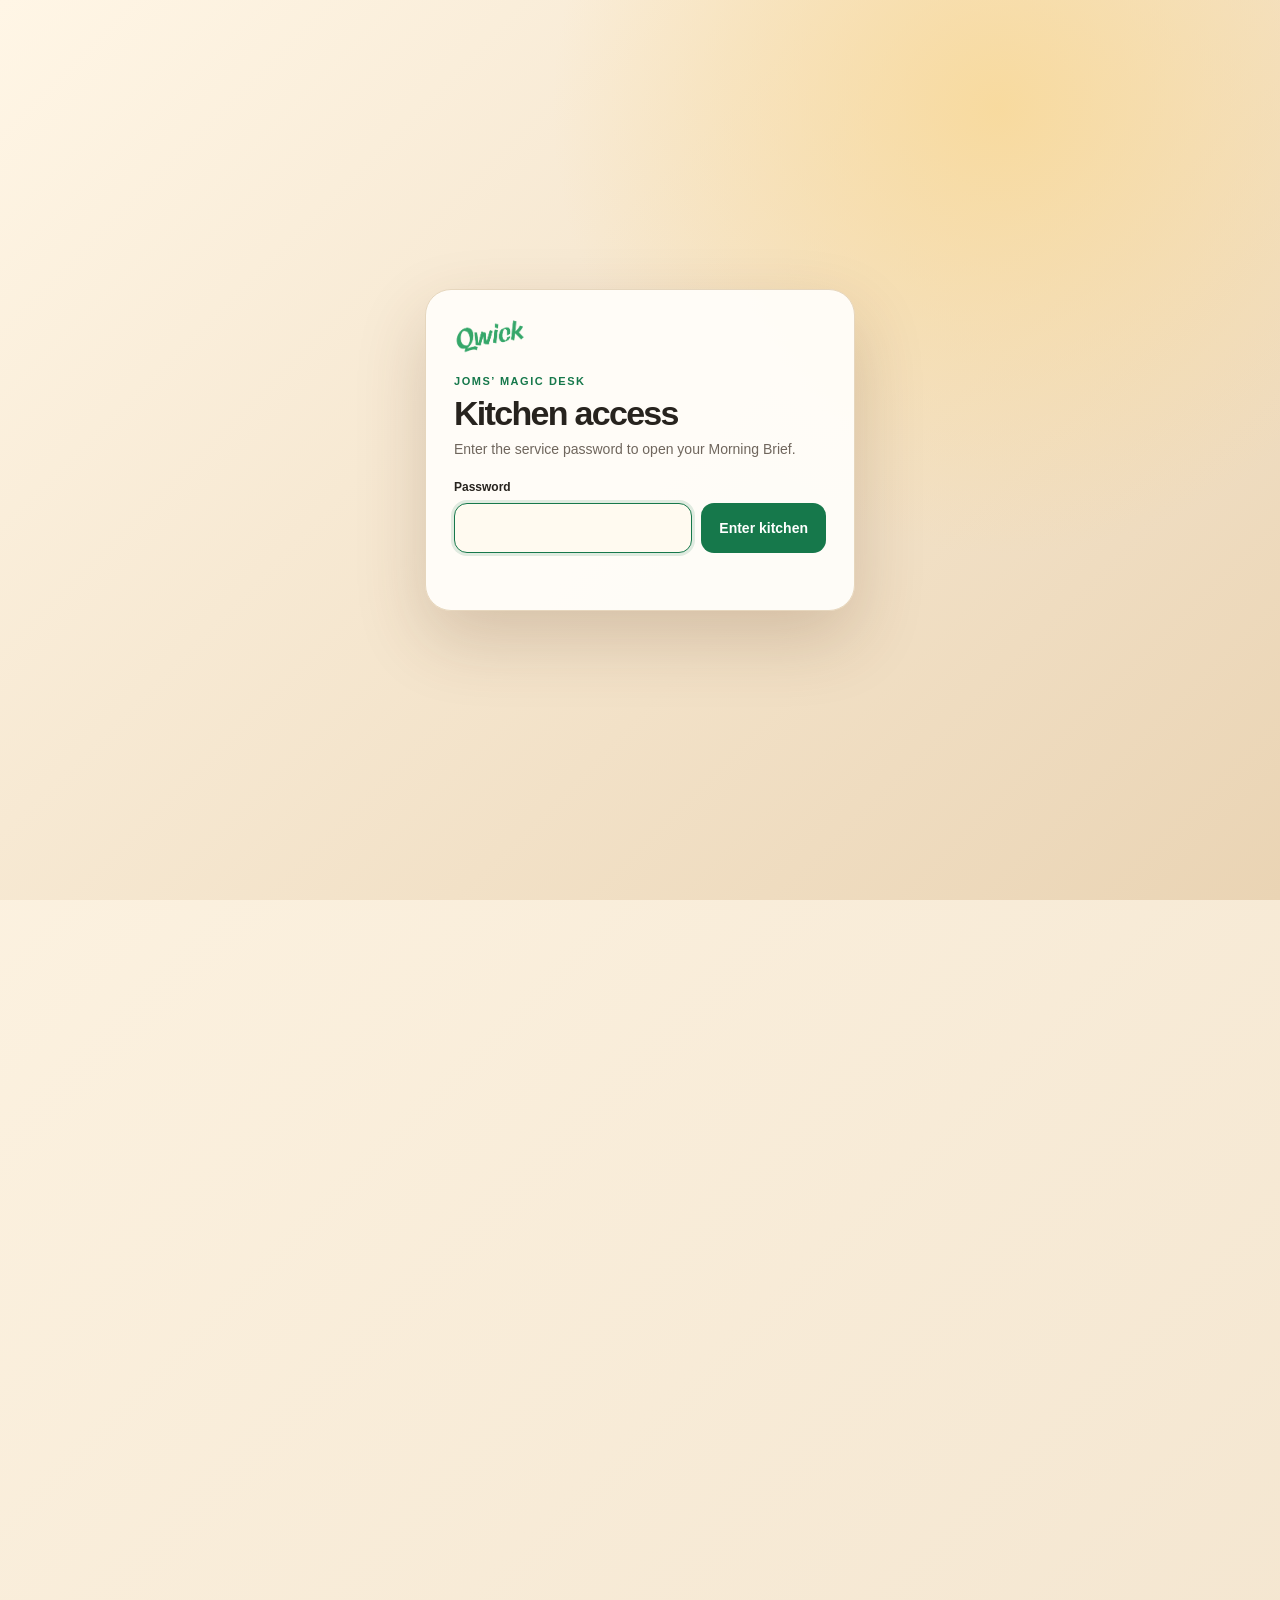
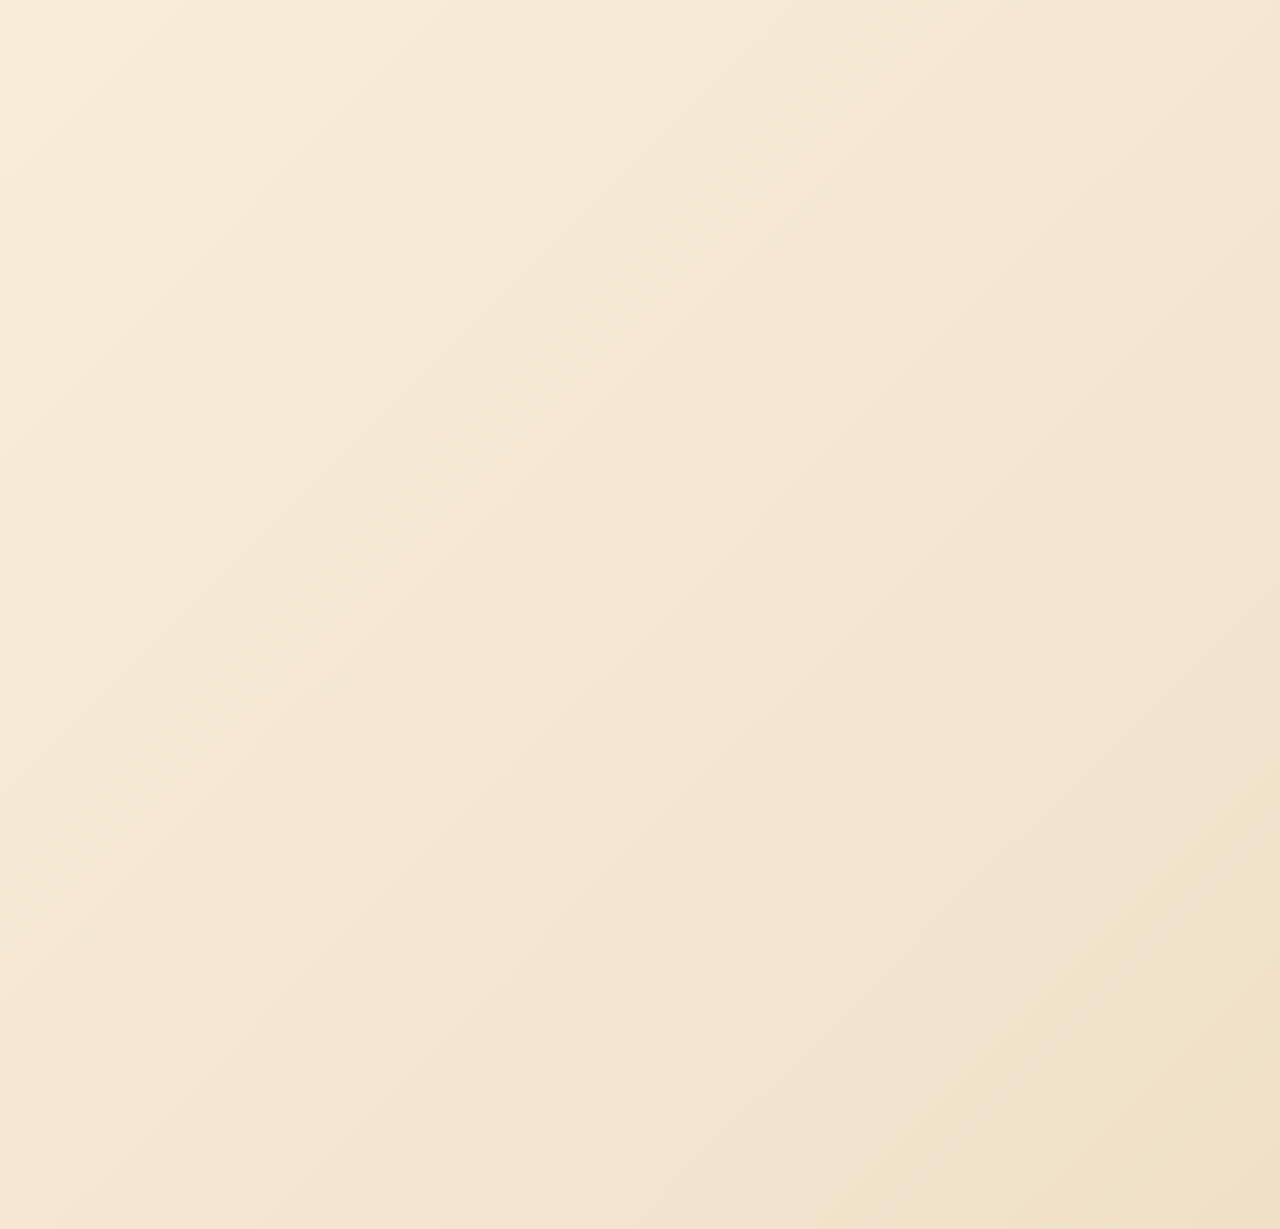
<file: morning-brief/index.html>
<!DOCTYPE html>
<html lang="en" class="brief-locked removals-pending">
<head>
  <meta charset="UTF-8">
  <meta name="viewport" content="width=device-width, initial-scale=1">
  <meta name="robots" content="noindex, nofollow, noarchive">
  <meta http-equiv="Cache-Control" content="no-cache, no-store, must-revalidate">
  <meta http-equiv="Pragma" content="no-cache">
  <meta http-equiv="Expires" content="0">
  <title>Magic Team Morning Brief</title>
  <script>try{if(sessionStorage.getItem("magicMorningBrief:access")==="1")document.documentElement.classList.remove("brief-locked")}catch{}</script>
  <style>
    :root{--ink:#27231e;--muted:#6f665d;--paper:#fff4df;--card:#fffdf9;--line:#e6d6bd;--green:#16784b;--green-soft:#dff3e8;--amber:#a65c11;--amber-soft:#fff0d8;--red:#a03526;--red-soft:#ffe5dc;--blue:#275b7a;--blue-soft:#e1eff7;--copper:#bf6238}*{box-sizing:border-box}body{margin:0;background:radial-gradient(circle at 88% 0,#f8d99a 0,transparent 28%),linear-gradient(135deg,#fff6e6,#f0e0c8);color:var(--ink);font:14px/1.45 Inter,-apple-system,BlinkMacSystemFont,"Segoe UI",sans-serif}.shell{max-width:1280px;margin:auto;padding:30px 28px 54px}header{display:flex;justify-content:space-between;gap:20px;align-items:flex-start}.eyebrow{font-size:11px;font-weight:800;letter-spacing:.14em;text-transform:uppercase;color:var(--green)}h1{font-size:clamp(29px,4vw,45px);letter-spacing:-.05em;line-height:1.02;margin:5px 0 6px}.sub{margin:0;color:var(--muted)}.stamp{font-size:12px;color:var(--muted);padding:8px 12px;border:1px solid var(--line);border-radius:999px;background:rgba(255,253,249,.75);white-space:nowrap}.top{display:grid;grid-template-columns:1.06fr 1.9fr;gap:22px;margin:25px 0 30px}.orbital{min-height:260px;border-radius:28px;background:radial-gradient(circle at 52% 33%,rgba(255,234,195,.29),transparent 21%),linear-gradient(135deg,#4a3027,#1e1717);position:relative;display:grid;place-items:center;overflow:hidden;box-shadow:0 22px 38px rgba(92,52,24,.25);perspective:900px}.orbital:before{content:"";position:absolute;bottom:-34px;left:-13%;width:128%;height:110px;background:repeating-linear-gradient(45deg,rgba(255,255,255,.07) 0 2px,transparent 2px 12px),linear-gradient(#efe0c4,#d3b991);transform:rotateX(60deg);box-shadow:0 -20px 40px rgba(0,0,0,.3)}.orbital:after{content:"";position:absolute;right:21px;top:22px;width:86px;height:112px;background:repeating-linear-gradient(#9b392b 0 3px,#f2d8af 3px 7px);border-radius:6px 8px 9px 6px;transform:rotate(10deg) rotateY(-15deg);box-shadow:0 13px 17px rgba(0,0,0,.32);opacity:.9}.globe{width:136px;height:88px;border-radius:88px 88px 20px 20px;background:linear-gradient(105deg,#b8c2c5,#fffdf5 42%,#9da8ab 63%,#5f686b);box-shadow:inset 12px 10px 14px rgba(255,255,255,.8),inset -12px -12px 17px rgba(0,0,0,.2),0 16px 19px rgba(0,0,0,.38);display:grid;place-items:center;z-index:2;animation:serviceFloat 4.2s ease-in-out infinite}.globe:after{content:"";position:absolute;width:158px;height:18px;border-radius:50%;background:linear-gradient(#828e92,#e5eded,#687277);bottom:-13px;box-shadow:0 9px 10px rgba(0,0,0,.3)}.globe b{font-family:Georgia,serif;font-size:46px;color:#6e2b25;text-shadow:0 1px 0 #fff}.bell-knob{position:absolute;z-index:3;top:60px;width:30px;height:22px;border-radius:16px 16px 5px 5px;background:linear-gradient(100deg,#929b9d,#f1f5f2,#737d80);box-shadow:0 4px 7px rgba(0,0,0,.3)}.steam{position:absolute;z-index:3;width:16px;height:64px;border-radius:50%;border-left:4px solid rgba(255,245,217,.73);filter:blur(.3px);animation:steam 2.7s ease-in-out infinite}.steam.s1{left:39%;top:30px}.steam.s2{left:51%;top:16px;animation-delay:.7s}.steam.s3{left:61%;top:34px;animation-delay:1.2s}.utensil{position:absolute;z-index:3;color:#f3c874;text-shadow:0 5px 9px rgba(0,0,0,.3);font-size:32px;animation:drift 5s ease-in-out infinite}.utensil.one{left:24px;top:22px;transform:rotate(-27deg)}.utensil.two{right:24px;bottom:21px;transform:rotate(27deg);animation-delay:.8s}.orb-label{position:absolute;bottom:19px;z-index:4;color:#fff0c9;font-size:11px;letter-spacing:.12em;text-transform:uppercase}.headline{border:1px solid var(--line);border-radius:26px;background:var(--card);padding:25px;box-shadow:0 20px 34px rgba(91,73,46,.09)}.headline h2{font-size:clamp(21px,3vw,30px);letter-spacing:-.035em;line-height:1.1;margin:4px 0 9px}.headline p{color:var(--muted);margin:0 0 19px;max-width:690px}.stat-row{display:flex;gap:10px;flex-wrap:wrap}.stat{flex:1;min-width:118px;border-radius:15px;background:#f9ecda;padding:11px 13px}.stat b{font-size:24px;line-height:1;letter-spacing:-.04em;display:block}.stat span{font-size:12px;color:var(--muted)}.section-head{display:flex;align-items:end;justify-content:space-between;gap:15px;margin:0 0 13px}.section-head h2{font-size:20px;letter-spacing:-.03em;margin:0}.section-head p{font-size:12px;color:var(--muted);margin:0}.watch-grid,.recap-grid{display:grid;grid-template-columns:repeat(3,1fr);gap:14px;margin-bottom:31px}.watch,.recap{border:1px solid var(--line);border-radius:20px;background:var(--card);padding:17px;min-height:205px;transition:transform .35s ease,box-shadow .35s;position:relative;overflow:hidden}.watch:after,.recap:after{content:"";position:absolute;width:94px;height:94px;right:-38px;bottom:-39px;border-radius:50%;background:radial-gradient(circle at 35% 35%,#ffd791,#e68945 42%,#9f4626 72%);opacity:.25}.watch:hover,.recap:hover{transform:translateY(-7px) rotateX(2deg) rotateY(-2deg);box-shadow:12px 20px 30px rgba(93,52,25,.15)}.watch.is-hidden,.recap.is-hidden{display:none}.clear-card{position:absolute;right:10px;top:9px;z-index:2;appearance:none;border:1px solid var(--line);background:rgba(255,253,249,.92);color:var(--muted);width:27px;height:27px;border-radius:50%;cursor:pointer;font-size:17px;line-height:1}.clear-card:hover{border-color:#d0988e;color:var(--red);background:var(--red-soft)}.pill{display:inline-flex;gap:6px;align-items:center;padding:5px 8px;border-radius:99px;font-size:11px;font-weight:800;text-transform:uppercase;letter-spacing:.04em;background:var(--blue-soft);color:var(--blue)}.pill.magic{background:var(--green-soft);color:var(--green)}.pill.urgent{background:var(--red-soft);color:var(--red)}.watch h3,.recap h3{margin:14px 0 5px;font-size:17px}.watch p,.recap p{margin:0;color:var(--muted);font-size:13px}.watch a,.recap a,.meeting a{display:inline-block;margin-top:12px;color:var(--green);font-weight:800;font-size:12px;text-decoration:none;position:relative;z-index:1}.meet-panel{border:1px solid var(--line);border-radius:24px;background:rgba(255,253,249,.85);padding:20px}.meeting-list{display:grid;grid-template-columns:repeat(2,1fr);gap:11px}.meeting{display:flex;gap:11px;align-items:flex-start;border:1px solid var(--line);border-radius:16px;background:var(--card);padding:13px;transition:opacity .25s,transform .25s}.meeting:hover{transform:translateX(4px)}.meeting.is-hidden{display:none}.date{width:44px;flex:none;text-align:center;border-radius:11px;background:#f9ecda;padding:6px 3px;color:var(--green);font-size:11px;font-weight:800;line-height:1.1}.date span{display:block;color:var(--ink);font-size:18px;letter-spacing:-.05em}.meeting-info{flex:1;min-width:0}.meeting h3{font-size:14px;margin:0;letter-spacing:-.01em}.meeting p{font-size:12px;color:var(--muted);margin:2px 0}.remove{appearance:none;border:0;background:transparent;color:var(--muted);cursor:pointer;padding:2px;font-size:17px;line-height:1}.remove:hover{color:var(--red)}.restore{appearance:none;border:0;background:transparent;color:var(--green);font:inherit;font-size:12px;font-weight:800;cursor:pointer;padding:0}.prep{margin-top:23px;border-radius:24px;border:1px solid #e8c88a;background:linear-gradient(105deg,#fff0c9,#fffaf0);padding:20px}.prep-grid{display:grid;grid-template-columns:1fr 1fr;gap:17px}.prep-grid.talking-points-only{grid-template-columns:1fr}.agenda{display:flex;gap:9px;align-items:flex-start;margin:9px 0;font-size:13px}.agenda b{display:grid;place-items:center;flex:none;width:20px;height:20px;border-radius:50%;background:var(--green);color:white;font-size:11px}.agenda p{margin:0;color:var(--muted)}textarea{resize:vertical;width:100%;min-height:180px;border:1px solid var(--line);border-radius:14px;padding:11px;font:inherit;background:var(--card);color:var(--ink)}.save-note{font-size:12px;color:var(--green);font-weight:800;margin-top:5px}.away{margin-top:23px;border-radius:24px;border:1px solid #e8c88a;background:linear-gradient(105deg,#fff0c9,#fffaf0);padding:20px;display:flex;align-items:center;justify-content:space-between;gap:20px}.away h2{font-size:18px;margin:0 0 3px;letter-spacing:-.025em}.away p{margin:0;color:var(--muted);font-size:13px}.toggle{border:0;border-radius:999px;background:#cbd2cd;width:52px;height:30px;padding:3px;cursor:pointer;flex:none;transition:.25s}.toggle i{display:block;width:24px;height:24px;border-radius:50%;background:white;box-shadow:0 2px 5px rgba(0,0,0,.18);transition:.25s}.toggle[aria-pressed="true"]{background:var(--green)}.toggle[aria-pressed="true"] i{transform:translateX(22px)}.away-status{font-weight:800;color:var(--green);font-size:12px}.away:not(.on) .away-status{color:var(--muted)}@keyframes serviceFloat{50%{transform:translateY(-7px) rotateY(8deg)}}@keyframes steam{0%{transform:translateY(14px) scale(.7);opacity:0}45%{opacity:.8}100%{transform:translateY(-27px) translateX(10px) scale(1.2);opacity:0}}@keyframes drift{50%{translate:0 -7px;rotate:7deg}}@media(max-width:850px){.top,.watch-grid,.recap-grid{grid-template-columns:1fr}.meeting-list,.prep-grid{grid-template-columns:1fr}}@media(max-width:560px){.shell{padding:23px 16px}header{display:block}.stamp{display:inline-block;margin-top:12px}.away{align-items:flex-start}.stat{min-width:95px}}@media(prefers-reduced-motion:reduce){*,*:before,*:after{animation-duration:.01ms!important;transition-duration:.01ms!important}}
  </style>
  <style>
    .panda-hero{min-height:260px;border-radius:28px;position:relative;overflow:hidden;background:#33251e;box-shadow:0 22px 38px rgba(92,52,24,.25);isolation:isolate}.panda-hero:before{content:"";position:absolute;inset:0;z-index:1;background:linear-gradient(180deg,rgba(31,20,14,.04) 40%,rgba(30,20,13,.64) 100%);pointer-events:none}.panda-hero:after{content:"";position:absolute;z-index:2;left:-10%;right:-10%;bottom:-35px;height:92px;background:repeating-linear-gradient(45deg,rgba(255,255,255,.12) 0 2px,transparent 2px 12px),linear-gradient(#f6e4bd,#d1ac72);transform:perspective(350px) rotateX(56deg);box-shadow:0 -15px 30px rgba(41,22,9,.24);pointer-events:none}.panda-hero img{position:absolute;inset:0;width:100%;height:100%;object-fit:cover;object-position:center 44%;z-index:0;transform-origin:50% 78%;animation:pandaChef 4.8s ease-in-out infinite;will-change:transform;filter:saturate(1.03) contrast(1.02)}.panda-glint{position:absolute;z-index:3;left:18%;top:19%;width:82px;height:82px;border-radius:50%;background:radial-gradient(circle,rgba(255,247,218,.8),rgba(255,219,133,.14) 38%,transparent 70%);mix-blend-mode:screen;animation:glint 3.1s ease-in-out infinite}.panda-label{position:absolute;z-index:4;bottom:18px;left:0;right:0;text-align:center;color:#fff3cf;font-size:11px;font-weight:800;letter-spacing:.12em;text-transform:uppercase;text-shadow:0 2px 6px rgba(0,0,0,.45)}@keyframes pandaChef{0%,100%{transform:scale(1.08) translate3d(-.8%,1.3%,0) rotate(-.6deg)}25%{transform:scale(1.085) translate3d(.7%,-1.7%,0) rotate(.65deg)}48%{transform:scale(1.075) translate3d(1.1%,-.2%,0) rotate(.2deg)}72%{transform:scale(1.085) translate3d(-.6%,-2%,0) rotate(-.55deg)}}@keyframes glint{0%,100%{opacity:.25;transform:translateY(6px) scale(.8)}50%{opacity:.82;transform:translateY(-9px) scale(1.18)}}@media(prefers-reduced-motion:reduce){.panda-hero img,.panda-glint{animation:none}}
  </style>
  <style>
    .panda-hero{min-height:270px;background:transparent;box-shadow:none;overflow:visible}.panda-hero:before{inset:auto;left:55%;bottom:-4px;width:132px;height:20px;z-index:1;background:radial-gradient(ellipse,rgba(77,45,24,.26),rgba(77,45,24,0) 70%);transform:translateX(-50%);filter:blur(3px)}.panda-hero:after{display:none}.panda-hero img{inset:auto;left:55%;bottom:-21px;width:min(225px,72%);height:auto;max-height:none;object-fit:contain;object-position:center;z-index:2;filter:drop-shadow(0 14px 11px rgba(56,35,21,.22));transform-origin:50% 92%;animation:pandaChefIdle 3.8s ease-in-out infinite}.panda-glint{left:70%;top:27%;z-index:3;width:24px;height:24px;opacity:.6}header{display:none}.top{margin:18px 0 30px}.headline-top{display:flex;align-items:center;justify-content:space-between;gap:14px}.brand-meta{display:flex;align-items:center;gap:12px}.qwick-logo{width:66px;height:auto;display:block;object-fit:contain}.desk-meta{flex:none;color:var(--muted);font-size:11px;padding:6px 9px;border:1px solid var(--line);border-radius:999px;background:#fffaf0;white-space:nowrap}.headline h2{margin-top:13px}.headline p{margin-bottom:19px}@keyframes pandaChefIdle{0%,100%{transform:translateX(-50%) translate3d(-4px,2px,0) rotate(-1.2deg)}25%{transform:translateX(-50%) translate3d(5px,-9px,0) rotate(1.15deg)}52%{transform:translateX(-50%) translate3d(1px,-3px,0) rotate(.25deg)}76%{transform:translateX(-50%) translate3d(-6px,-10px,0) rotate(-.9deg)}}@media(max-width:560px){.headline-top{align-items:flex-start;flex-direction:column}.brand-meta{width:100%;justify-content:space-between}.desk-meta{white-space:normal}.panda-hero img{left:50%}.panda-hero:before{left:50%}.panda-glint{left:65%}}@media(prefers-reduced-motion:reduce){.panda-hero img{animation:none;transform:translateX(-50%)}}
  </style>
  <style>
    .panda-hero>.panda-mascot{position:absolute;left:55%;bottom:-21px;width:min(225px,72%);z-index:2;transform-origin:50% 92%;animation:pandaChefIdle 3.8s ease-in-out infinite}.panda-hero>.panda-mascot>.panda-image{position:static;display:block;width:100%;height:auto;filter:drop-shadow(0 14px 11px rgba(56,35,21,.22));animation:none;transform:none}@media(max-width:560px){.panda-hero>.panda-mascot{left:50%}}
  </style>
  <style>
    .panda-hero{min-height:285px;border-radius:28px;background:#f8e4bb;box-shadow:inset 0 0 0 1px rgba(191,98,56,.08),0 18px 34px rgba(91,73,46,.08);overflow:hidden}.panda-hero:before{left:50%;bottom:2px;width:78%;height:25px;background:radial-gradient(ellipse,rgba(77,45,24,.22),rgba(77,45,24,0) 70%)}.panda-hero>.panda-mascot{left:50%;bottom:-8px;width:min(455px,112%);animation:magicTeamIdle 4.8s ease-in-out infinite}.panda-hero>.panda-mascot>.panda-image{filter:none}.panda-glint{left:78%;top:16%;width:30px;height:30px}@keyframes magicTeamIdle{0%,100%{transform:translateX(-50%) translate3d(-3px,2px,0) rotate(-.25deg)}35%{transform:translateX(-50%) translate3d(3px,-5px,0) rotate(.25deg)}70%{transform:translateX(-50%) translate3d(0,-2px,0) rotate(0)}}@media(max-width:850px){.panda-hero>.panda-mascot{width:min(620px,96%)}}@media(max-width:560px){.panda-hero{min-height:245px}.panda-hero>.panda-mascot{width:min(425px,122%);bottom:-2px}.panda-glint{left:80%}}@media(prefers-reduced-motion:reduce){.panda-hero>.panda-mascot{animation:none;transform:translateX(-50%)}}
  </style>
  <style>
    .today-panel{margin:0 0 27px;border:1px solid #d8c8ab;border-radius:24px;background:rgba(255,253,249,.82);padding:20px}.today-head{display:flex;align-items:end;justify-content:space-between;gap:16px;margin-bottom:14px}.today-panel h2{margin:0;font-size:20px;letter-spacing:-.03em}.today-panel p{margin:2px 0 0;color:var(--muted);font-size:12px}.today-list{display:grid;grid-template-columns:repeat(2,minmax(0,1fr));gap:10px}.today-meeting{display:grid;grid-template-columns:70px minmax(0,1fr);gap:11px;align-items:center;border:1px solid var(--line);border-radius:16px;background:var(--card);padding:12px 42px 12px 12px;position:relative;transition:transform .25s,box-shadow .25s}.today-meeting:hover{transform:translateY(-3px);box-shadow:0 10px 20px rgba(91,73,46,.09)}.today-meeting.is-hidden,.today-meeting.is-expired{display:none}.time-tile{border-radius:12px;background:var(--green);color:#fff;padding:8px 6px;text-align:center;font-size:11px;font-weight:800;line-height:1.15;min-width:64px}.time-tile span{display:block;font-size:10px;font-weight:600;opacity:.82;margin-top:2px}.today-title{display:flex;align-items:center;gap:7px;flex-wrap:wrap}.today-title strong{font-size:14px}.meeting-state{border-radius:999px;background:var(--amber-soft);color:var(--amber);padding:3px 6px;font-size:9px;font-weight:800;letter-spacing:.04em;text-transform:uppercase}.meeting-state.live{background:var(--red-soft);color:var(--red)}.meeting-state.done{background:#ece8e1;color:var(--muted)}.today-links{grid-column:1/-1;display:flex;align-items:center;gap:10px;flex-wrap:wrap}.meet-link{display:inline-flex;align-items:center;justify-content:center;border-radius:999px;background:var(--green);color:white!important;font-size:11px;font-weight:800;text-decoration:none;padding:8px 11px;white-space:nowrap;transition:transform .2s,background .2s}.meet-link:hover{background:#0e603a;transform:translateY(-2px)}.calendar-link{font-size:11px;color:var(--green);font-weight:800;text-decoration:none;white-space:nowrap}.today-empty{display:none!important;border:1px dashed var(--line);border-radius:15px;padding:16px;text-align:center}.today-panel.all-cleared .today-empty{display:block!important}@media(max-width:850px){.today-list{grid-template-columns:1fr}}@media(max-width:560px){.today-head{align-items:flex-start;flex-direction:column}.today-meeting{grid-template-columns:64px minmax(0,1fr)}}
  </style>
  <style>
    .brief-locked{overflow:hidden}.brief-locked .shell{visibility:hidden}.access-gate{position:fixed;inset:0;z-index:9999;display:grid;place-items:center;padding:22px;background:radial-gradient(circle at 78% 12%,rgba(248,217,154,.9),transparent 35%),linear-gradient(135deg,#fff6e6,#ead4b4)}html:not(.brief-locked) .access-gate{display:none}.access-card{width:min(430px,100%);border:1px solid var(--line);border-radius:26px;background:rgba(255,253,249,.96);padding:28px;box-shadow:0 28px 70px rgba(91,52,25,.2)}.access-logo{display:block;width:72px;height:auto;margin:0 0 20px}.access-card h1{font-size:34px;margin:6px 0 8px}.access-card>p{margin:0 0 20px;color:var(--muted)}.access-card label{display:block;margin-bottom:7px;font-size:12px;font-weight:800;color:var(--ink)}.access-row{display:flex;gap:9px}.access-row input{min-width:0;flex:1;border:1px solid var(--line);border-radius:13px;background:#fffaf0;color:var(--ink);font:inherit;font-size:16px;padding:12px 13px;outline:none}.access-row input:focus{border-color:var(--green);box-shadow:0 0 0 3px rgba(22,120,75,.13)}.access-row button{appearance:none;border:0;border-radius:13px;background:var(--green);color:#fff;font:inherit;font-weight:800;padding:0 18px;cursor:pointer}.access-row button:hover{background:#0e603a}.access-row button:focus-visible{outline:3px solid rgba(22,120,75,.3);outline-offset:3px}.access-row button:disabled{cursor:wait;opacity:.65}.access-card .access-error{min-height:20px;margin:9px 0 0;color:var(--red);font-size:12px;font-weight:700}.access-card noscript p{margin:12px 0 0;color:var(--red);font-size:12px;font-weight:700}@media(max-width:480px){.access-row{align-items:stretch;flex-direction:column}.access-row button{padding:12px 18px}}
  </style>
  <style>
    .support-panel{margin:0 0 31px;border:1px solid var(--line);border-radius:24px;background:rgba(255,253,249,.86);padding:20px}.support-panel .section-head{align-items:center}.support-rate{flex:none;border-radius:999px;background:var(--green-soft);color:var(--green);padding:7px 11px;font-size:12px;font-weight:800}.support-stats{display:grid;grid-template-columns:repeat(4,1fr);gap:10px;margin:15px 0}.support-stat{border-radius:15px;background:#f9ecda;padding:11px 13px}.support-stat b{display:block;font-size:22px;line-height:1;letter-spacing:-.04em}.support-stat span{color:var(--muted);font-size:11px}.support-open{display:grid;grid-template-columns:1.4fr 1fr;gap:16px;border:1px solid #efc5b9;border-radius:17px;background:#fff8f4;padding:15px;transition:border-color .25s,background .25s,box-shadow .25s}.support-open.is-complete{border-color:#abd8bd;background:#f2fbf5;box-shadow:inset 4px 0 0 var(--green)}.support-open h3{margin:9px 0 4px;font-size:16px}.support-open p{margin:0;color:var(--muted);font-size:12px}.support-meta{display:grid;align-content:center;gap:6px;font-size:12px;color:var(--muted)}.support-meta b{color:var(--ink)}.support-actions{display:flex;align-items:center;gap:10px;flex-wrap:wrap}.support-meta a{color:var(--green);font-weight:800;text-decoration:none}.complete-support{appearance:none;border:1px solid var(--green);border-radius:999px;background:transparent;color:var(--green);font:inherit;font-size:11px;font-weight:800;padding:7px 10px;cursor:pointer}.complete-support:hover,.complete-support[aria-pressed="true"]{background:var(--green);color:#fff}.support-local-note{font-size:10px;color:var(--muted)}@media(max-width:850px){.support-open{grid-template-columns:1fr}}@media(max-width:560px){.support-stats{grid-template-columns:repeat(2,1fr)}.support-panel .section-head{align-items:flex-start}.support-rate{white-space:nowrap}}
  </style>
  <style>
    .agenda{display:grid;grid-template-columns:24px minmax(0,1fr) 26px;gap:9px;align-items:flex-start;transition:opacity .2s}.agenda.is-hidden{display:none}.agenda-check{appearance:none;display:grid;place-items:center;width:22px;height:22px;border:0;border-radius:50%;background:var(--green);color:#fff;font:inherit;font-size:11px;font-weight:800;cursor:pointer;transition:transform .2s,background .2s}.agenda-check:hover{transform:scale(1.08)}.agenda-check:focus-visible,.agenda-clear:focus-visible{outline:3px solid rgba(22,120,75,.25);outline-offset:2px}.agenda.is-complete .agenda-check{background:#6c9c82}.agenda p{transition:opacity .2s}.agenda.is-complete p{text-decoration:line-through;text-decoration-thickness:1.5px;opacity:.58}.agenda-clear{appearance:none;width:26px;height:26px;border:1px solid transparent;border-radius:50%;background:transparent;color:#9a8775;font:inherit;font-size:17px;line-height:1;cursor:pointer;opacity:.65}.agenda-clear:hover{border-color:#d0988e;background:var(--red-soft);color:var(--red);opacity:1}@media(max-width:560px){.prep .section-head{align-items:flex-start;flex-direction:column}}
  </style>
  <style>
    .sync-state{display:flex;align-items:center;justify-content:space-between;gap:14px;margin:0 0 18px;border:1px solid #abd8bd;border-radius:18px;background:#f2fbf5;padding:12px 15px}.sync-state-copy{display:grid;gap:2px}.sync-state-copy strong{font-size:13px;color:var(--green)}.sync-state-copy span{font-size:11px;color:var(--muted)}.sync-state button,.permanent-remove,.removed-dialog button{appearance:none;border:1px solid var(--green);border-radius:999px;background:#fff;color:var(--green);font:inherit;font-size:11px;font-weight:800;padding:7px 10px;cursor:pointer}.sync-state button:hover,.removed-dialog button:hover{background:var(--green);color:#fff}.permanent-remove{border-color:#d0988e;color:var(--red);background:#fff8f4;margin-top:12px;position:relative;z-index:2}.permanent-remove:hover{background:var(--red);color:#fff}.permanent-remove:disabled{cursor:wait;opacity:.55}.meeting{position:relative}.meeting .permanent-remove{align-self:center;margin:0 2px 0 4px;white-space:nowrap}.agenda .permanent-remove{grid-column:2;justify-self:start;margin:0}.support-actions .permanent-remove{margin:0}.meeting-source-card>.permanent-remove{display:block;margin-top:9px}.agent-remove-cell .permanent-remove{display:block;margin-top:6px;text-align:left;font-size:9px}.is-permanently-hidden{display:none!important}.removed-dialog{width:min(560px,calc(100% - 28px));max-height:min(680px,calc(100% - 28px));border:1px solid var(--line);border-radius:22px;background:var(--card);color:var(--ink);padding:0;box-shadow:0 28px 80px rgba(50,30,18,.28)}.removed-dialog::backdrop{background:rgba(37,26,20,.45);backdrop-filter:blur(3px)}.removed-dialog-inner{padding:22px}.removed-dialog-head{display:flex;align-items:flex-start;justify-content:space-between;gap:16px}.removed-dialog h2{margin:0;font-size:21px}.removed-dialog p{margin:3px 0 15px;color:var(--muted);font-size:12px}.removed-dialog-close{border:0!important;background:transparent!important;color:var(--muted)!important;font-size:20px!important;padding:0 4px!important}.removed-list{display:grid;gap:9px;margin:0;padding:0;list-style:none}.removed-item{display:flex;align-items:center;justify-content:space-between;gap:14px;border:1px solid var(--line);border-radius:14px;background:#fffaf0;padding:11px}.removed-item-copy{display:grid;gap:2px}.removed-item-copy strong{font-size:13px}.removed-item-copy span{font-size:10px;color:var(--muted);text-transform:uppercase;letter-spacing:.04em}.removed-empty{border:1px dashed var(--line);border-radius:14px;padding:18px;text-align:center;color:var(--muted)}.sync-toast{position:fixed;right:20px;bottom:20px;z-index:9998;max-width:min(360px,calc(100% - 40px));border-radius:14px;background:#27231e;color:#fff;padding:11px 14px;font-size:12px;box-shadow:0 14px 38px rgba(0,0,0,.25);opacity:0;transform:translateY(8px);pointer-events:none;transition:.2s}.sync-toast.show{opacity:1;transform:translateY(0)}@media(max-width:620px){.sync-state{align-items:flex-start;flex-direction:column}.meeting .permanent-remove{position:absolute;right:34px;bottom:9px}.meeting{padding-bottom:44px}.removed-item{align-items:flex-start;flex-direction:column}}
  </style>
  <style>
    .meeting-source-panel{margin:0 0 31px;border:2px solid #b66a42;border-radius:26px;background:linear-gradient(135deg,#fff8ec,#fffdf9 58%,#f3eadc);padding:20px;box-shadow:0 16px 30px rgba(93,52,25,.08)}.meeting-source-banner{display:flex;align-items:flex-start;justify-content:space-between;gap:18px;border-bottom:1px solid #e9c8ad;padding-bottom:15px;margin-bottom:15px}.meeting-source-kicker{display:inline-flex;align-items:center;gap:7px;border-radius:999px;background:#743e2c;color:#fff;padding:6px 10px;font-size:10px;font-weight:900;letter-spacing:.1em;text-transform:uppercase}.meeting-source-banner h2{margin:8px 0 3px;font-size:23px;letter-spacing:-.035em}.meeting-source-banner p{margin:0;color:var(--muted);font-size:12px}.meeting-source-window{flex:none;border-radius:14px;background:#f3dfc5;color:#743e2c;padding:9px 11px;text-align:right;font-size:11px;font-weight:800}.meeting-source-window span{display:block;color:var(--muted);font-weight:600}.meeting-source-grid{display:grid;grid-template-columns:repeat(2,minmax(0,1fr));gap:11px}.meeting-source-card{position:relative;border:1px solid #e4cfb8;border-left:5px solid var(--green);border-radius:16px;background:rgba(255,253,249,.94);padding:14px 15px;min-height:155px}.meeting-source-card.priority{border-left-color:var(--red)}.meeting-source-card.decision{border-left-color:#743e2c}.meeting-source-card h3{margin:8px 0 5px;font-size:15px;line-height:1.25}.meeting-source-card p{margin:0;color:var(--muted);font-size:12px}.meeting-source-meta{display:flex;gap:7px;flex-wrap:wrap}.meeting-source-owner,.meeting-source-status{border-radius:999px;background:var(--green-soft);color:var(--green);padding:4px 7px;font-size:9px;font-weight:900;letter-spacing:.04em;text-transform:uppercase}.meeting-source-status{background:var(--amber-soft);color:var(--amber)}.meeting-source-card>.permanent-remove{display:block;margin-top:9px}@media(max-width:760px){.meeting-source-banner{flex-direction:column}.meeting-source-window{text-align:left}.meeting-source-grid{grid-template-columns:1fr}}
  </style>
  <style>
    .meeting-source-evidence{flex-basis:100%;color:#775f50;font-size:10px;font-weight:750;letter-spacing:.01em}.meeting-source-evidence:before{content:"Source · ";color:#9a7760;font-weight:900}.meeting-source-card{display:flex;flex-direction:column}.meeting-source-card.is-aged-out{display:none}.meeting-source-card>.permanent-remove{align-self:flex-start;margin-top:auto;padding-top:7px}.meeting-source-card p{margin-bottom:12px}
  </style>
  <style>
    .agent-one-on-one-panel{margin:0 0 31px;border:1px solid #bfd6c8;border-radius:26px;background:linear-gradient(135deg,#eef8f2,#fffdf9 62%);padding:20px}.agent-one-on-one-panel>.section-head{align-items:flex-start}.agent-one-on-one-panel .eyebrow{margin-bottom:4px}.agent-table-grid{display:grid;grid-template-columns:repeat(2,minmax(0,1fr));gap:13px}.agent-table-card{min-width:0;border:1px solid #d8dfd7;border-radius:18px;background:rgba(255,255,255,.9);overflow:hidden}.agent-table-head{display:flex;align-items:center;gap:10px;padding:13px 14px;border-bottom:1px solid #e5e9e3;background:#f7fbf8}.agent-initials{display:grid;place-items:center;width:36px;height:36px;flex:none;border-radius:50%;background:var(--green);color:#fff;font-size:12px;font-weight:900;letter-spacing:.04em}.agent-table-head h3{margin:0;font-size:15px}.agent-table-head p{margin:1px 0 0;color:var(--muted);font-size:10px}.agent-table-scroll{overflow-x:auto}.agent-one-on-one-table{width:100%;border-collapse:collapse;table-layout:fixed}.agent-one-on-one-table th{padding:8px 10px;background:#f9f5ed;color:var(--muted);font-size:9px;font-weight:900;letter-spacing:.06em;text-align:left;text-transform:uppercase}.agent-one-on-one-table th:nth-child(1){width:52%}.agent-one-on-one-table th:nth-child(2){width:23%}.agent-one-on-one-table th:nth-child(3){width:25%}.agent-one-on-one-table td{vertical-align:top;padding:10px;border-top:1px solid #ece7de;color:var(--muted);font-size:10px;line-height:1.4}.agent-one-on-one-table tbody tr:first-child td{border-top:0}.agent-one-on-one-table td strong{display:block;color:var(--ink);font-size:11px;line-height:1.3;margin-bottom:3px}.agent-one-on-one-table td a{color:var(--green);font-weight:800;text-decoration:none}.agent-source-date{display:block;margin-top:2px}.agent-status-chip{display:inline-block;border-radius:999px;background:var(--amber-soft);color:var(--amber);padding:4px 6px;font-size:8px;font-weight:900;letter-spacing:.03em;text-transform:uppercase}.agent-status-chip.active{background:var(--red-soft);color:var(--red)}.agent-status-chip.status-watch{background:var(--blue-soft);color:var(--blue)}.agent-remove-cell .permanent-remove{display:block;margin-top:6px;text-align:left;font-size:9px}.agent-one-on-one-item.is-permanently-hidden{display:none}.agent-empty-row td{padding:16px 10px;color:var(--muted);font-style:italic;text-align:center}.agent-table-caption{position:absolute;width:1px;height:1px;padding:0;margin:-1px;overflow:hidden;clip:rect(0,0,0,0);white-space:nowrap;border:0}@media(max-width:850px){.agent-table-grid{grid-template-columns:1fr}}@media(max-width:520px){.agent-one-on-one-panel{padding:15px}.agent-one-on-one-table{min-width:510px}}
    .shell>.sync-state{margin:23px 0 0}
  </style>
  <style>
    .latest-refresh{margin:0 0 22px;border:2px solid #16784b;border-radius:22px;background:linear-gradient(120deg,#edf9f2,#fffdf9 65%,#fff0d8);padding:18px 20px;box-shadow:0 14px 28px rgba(22,120,75,.09)}.latest-refresh-head{display:flex;align-items:center;justify-content:space-between;gap:12px;margin-bottom:8px}.latest-refresh-tag{display:inline-flex;border-radius:999px;background:var(--green);color:#fff;padding:5px 9px;font-size:9px;font-weight:900;letter-spacing:.08em;text-transform:uppercase}.latest-refresh-time{color:var(--muted);font-size:11px;font-weight:700}.latest-refresh h2{margin:0 0 5px;font-size:21px;letter-spacing:-.03em}.latest-refresh p{margin:0;color:var(--muted);font-size:12px}.latest-refresh-actions{display:flex;gap:9px;flex-wrap:wrap;margin-top:12px}.latest-refresh-actions a{display:inline-flex;border-radius:999px;background:#fff;color:var(--green);border:1px solid #9fcbb2;padding:7px 10px;font-size:11px;font-weight:900;text-decoration:none}.latest-refresh-actions a:hover{background:var(--green);color:#fff}@media(max-width:560px){.latest-refresh-head{align-items:flex-start;flex-direction:column}}
  </style>
  <style>
    .brief-nav{display:flex;align-items:center;gap:8px;flex-wrap:wrap;margin:-8px 0 22px;border:1px solid var(--line);border-radius:18px;background:rgba(255,253,249,.82);padding:10px 12px}.brief-nav strong{margin-right:3px;color:var(--muted);font-size:10px;letter-spacing:.08em;text-transform:uppercase}.brief-nav a{border-radius:999px;background:#fff;color:var(--green);border:1px solid #c8ddcf;padding:6px 9px;font-size:10px;font-weight:900;text-decoration:none}.brief-nav a:hover,.brief-nav a:focus-visible{background:var(--green);color:#fff;outline:none}.meeting-source-clusters{display:grid;gap:11px}.meeting-cluster{border:1px solid #e4cfb8;border-radius:17px;background:rgba(255,253,249,.72);overflow:hidden}.meeting-cluster[open]{background:rgba(255,253,249,.96);box-shadow:0 10px 24px rgba(93,52,25,.07)}.meeting-cluster>summary{display:flex;align-items:center;justify-content:space-between;gap:16px;padding:14px 15px;cursor:pointer;list-style:none}.meeting-cluster>summary::-webkit-details-marker{display:none}.meeting-cluster>summary:after{content:"+";display:grid;place-items:center;width:25px;height:25px;flex:none;border-radius:50%;background:#f3dfc5;color:#743e2c;font-size:17px;font-weight:800}.meeting-cluster[open]>summary:after{content:"–"}.meeting-cluster-title{display:grid;gap:2px}.meeting-cluster-title strong{font-size:14px}.meeting-cluster-title small{color:var(--muted);font-size:10px}.meeting-cluster-count{margin-left:auto;border-radius:999px;background:var(--green-soft);color:var(--green);padding:5px 8px;font-size:9px;font-weight:900;white-space:nowrap}.meeting-cluster .meeting-source-grid{padding:0 12px 12px}.meeting-cluster .meeting-source-card{min-height:0}.agent-one-on-one-panel>.section-head{align-items:center}.agent-expand-all,.agent-table-toggle{appearance:none;border:1px solid #9fcbb2;border-radius:999px;background:#fff;color:var(--green);font:inherit;font-size:10px;font-weight:900;padding:7px 10px;cursor:pointer}.agent-expand-all:hover,.agent-table-toggle:hover{background:var(--green);color:#fff}.agent-table-head{justify-content:flex-start}.agent-table-head>div{min-width:0}.agent-table-toggle{margin-left:auto;white-space:nowrap}.agent-table-card.is-collapsed .agent-table-head{border-bottom:0}.agent-table-card.is-collapsed .agent-table-scroll{display:none}.agent-table-card.is-collapsed{align-self:start}.section-number-note{display:inline-block;margin-top:5px;color:#8b715d;font-size:10px;font-weight:800}.today-panel[hidden]{display:none!important}@media(max-width:620px){.brief-nav{align-items:flex-start}.brief-nav strong{width:100%}.meeting-cluster>summary{align-items:flex-start}.meeting-cluster-count{margin-left:0}.agent-one-on-one-panel>.section-head{align-items:flex-start;flex-direction:column}}
  </style>
</head>
<body>
  <div class="access-gate" id="accessGate" role="dialog" aria-modal="true" aria-labelledby="accessTitle"><form class="access-card" id="accessForm"><img class="access-logo" src="assets/qwick-logo.png" alt="Qwick"><div class="eyebrow">Joms’ Magic desk</div><h1 id="accessTitle">Kitchen access</h1><p>Enter the service password to open your Morning Brief.</p><label for="accessPassword">Password</label><div class="access-row"><input id="accessPassword" name="password" type="password" autocomplete="current-password" autocapitalize="none" spellcheck="false" required aria-describedby="accessError"><button type="submit">Enter kitchen</button></div><p class="access-error" id="accessError" role="alert" aria-live="assertive"></p><noscript><p>JavaScript is required to unlock this Morning Brief.</p></noscript></form></div>
  <main class="shell" id="dashboardShell" tabindex="-1" inert>
    <header><div><div class="eyebrow">Joms’ Magic desk</div><h1>Your morning is ready.</h1><p class="sub">Only what needs you.</p></div><div class="stamp">Joms’ snapshot · Sep 7, 2026</div></header>
    <section class="top"><div class="panda-hero" aria-label="The happy Magic hospitality team of pandas and robots posing together"><div class="panda-mascot"><img class="panda-image" src="magic-team-pandas-robots-v1.png" alt="Four hospitality pandas and four friendly robots sharing funny team poses"></div><span class="panda-glint" aria-hidden="true"></span></div><div class="headline"><div class="headline-top"><div class="eyebrow">Joms’ Magic desk</div><div class="brand-meta"><img class="qwick-logo" src="assets/qwick-logo.png" alt="Qwick"><div class="desk-meta">Calendar refresh · Sep 7, 12:33 PM ET</div></div></div><h2>Today’s calendar centers on the 12:30 Jomarc/Denise Weekly.</h2><p>Keep the Team Captain dashboard build, shared task-audit workflow, paced messaging rollout, and visible owner-and-next-action loop in view.</p><div class="stat-row"><div class="stat"><b>10</b><span>Active follow-through tracked</span></div><div class="stat"><b>87</b><span>Meeting takeaways routed</span></div><div class="stat"><b id="remainingMeetingCount">1</b><span id="remainingMeetingLabel">Meeting remaining today</span></div></div></div></section>
    <nav class="brief-nav" aria-label="Morning Brief sections"><strong>Jump to</strong><a href="#serviceLine">What needs you</a><a href="#supportQueue">Support</a><a href="#meetingIntelligence">Decisions</a><a href="#agentPanel">Agent 1:1s</a><a href="#talkingPointsPanel">Your notes</a></nav>
    <section class="today-panel" id="todayMeeting" aria-labelledby="todayMeetingsTitle"><div class="today-head"><div><div class="eyebrow">Today’s rooms</div><h2 id="todayMeetingsTitle" data-day-label="Monday, Sep 7">Monday, Sep 7 · 1 meeting</h2><p>Active and upcoming rooms only. Finished meetings leave this section automatically.</p></div><button class="restore" id="restoreTodayMeetings" type="button">Restore cleared meetings</button></div><div class="today-list">
      <article class="today-meeting" data-today-key="2026-09-07-jomarc-denise-weekly-1230" data-permanent-key="mb-fdf442d853d519e1cbf58040" data-start="2026-09-07T12:30:00-04:00" data-end="2026-09-07T13:00:00-04:00"><div class="time-tile">12:30<span>– 1:00 PM</span></div><div><div class="today-title"><strong>Jomarc/ Denise Weekly</strong><span class="meeting-state">Now</span></div><p>Denise White and Jomarc Lamorena.</p></div><div class="today-links"><a class="calendar-link" href="https://calendar.google.com/calendar/u/0/r/day/2026/9/7" target="_blank" rel="noopener">Open Calendar ↗</a><a class="meet-link" href="https://meet.google.com/isj-nrir-erq" target="_blank" rel="noopener">Open Meet ↗</a></div><button class="clear-card" type="button" aria-label="Clear Jomarc/ Denise Weekly from today’s meetings" title="Clear from today">×</button></article>
    </div><p class="today-empty" id="todayMeetingsEmpty">No active or upcoming meetings remain. Their decisions and follow-ups belong in meeting intelligence, not a historical calendar list.</p></section>
    <section id="serviceLine"><div class="section-head"><div><h2>1 · What needs you now</h2><p>One short list of current actions. Everything else below is supporting context.</p></div><button class="restore" id="restoreBrief" type="button">Restore cleared brief items</button></div><div class="watch-grid">
      <article class="watch" data-clear-key="2026-08-28-weekend-operating-loop" data-permanent-key="mb-b2243df841aba9e8a43818fd"><span class="pill urgent">Weekend handoff · in operation</span><h3>Make every task end state visible</h3><p>For shared weekend work, name the owner, record the outcome and next checkpoint, and log completed work in the designated tracker before close. Keep exceptions human-reviewed.</p><a href="#meetingIntelligence">Review the operating decision ↓</a></article>
      <article class="watch" data-clear-key="2026-08-31-dialer-handoff" data-permanent-key="mb-a40a52fd818876a0be44406c"><span class="pill magic">AI outreach · validation next</span><h3>Define the dialer’s success and review checkpoints</h3><p>Review the current call logs with Chris, agree on the success signal, align the inbound call-link handoff, and document the exceptions that still need human review.</p><a href="#meetingIntelligence">Review the outreach checkpoint ↓</a></article>
      <article class="watch" data-clear-key="2026-09-01-vip-outreach-review" data-permanent-key="mb-b030cd6b822367ef8cc1a078"><span class="pill urgent">VIP outreach · Jomarc + Denise</span><h3>Set the VIP-first dialer order with Chris</h3><p>Align with Chris on running VIP outreach first, confirm the shared sheet headers, and review the call-log and link handoff. Keep the owner, priority, next action, and completion check visible.</p><a href="#meetingIntelligence">Review the VIP outreach action ↓</a></article>
      <article class="watch" data-clear-key="2026-09-02-claude-access-jomarc" data-permanent-key="mb-6eb018e86fd09dd8377df71f"><span class="pill">AI access · Denise</span><h3>Get Jomarc’s Claude access confirmed</h3><p>Denise will ask Charlotte for access. Record the request owner and status, then close the item only after Jomarc can open the approved workspace.</p><a href="#meetingIntelligence">Review the access handoff ↓</a></article>
      <article class="watch" data-clear-key="2026-08-31-shared-follow-up-loop" data-permanent-key="mb-f276e780346e686456ce6394"><span class="pill magic">Follow-up loop · standardize</span><h3>Make workload and next actions visible</h3><p>Use one shared tracker with owner, status, priority, and next checkpoint. End each shift with a short review so blockers and unfinished work are reassigned before sign-off.</p><a href="#meetingIntelligence">Review the tracking decision ↓</a></article>
      <article class="watch" data-clear-key="2026-08-31-channel-routing" data-permanent-key="mb-a6ea053130b27f7593f9f085"><span class="pill">Channel routing · confirm today</span><h3>Separate strategy from action requests</h3><p>Keep strategy in location channels. Route action requests through the shared team channel or workflow with an owner and due time, then use today’s operations meeting to confirm the rule and its exceptions.</p><a href="#meetingIntelligence">Review the routing decision ↓</a></article>
      <article class="watch" data-clear-key="2026-08-26-mops-coverage-sync" data-permanent-key="mb-40055787c135ae528f9c8732"><span class="pill magic">MOps coverage · agreed</span><h3>Make the paired handoffs visible</h3><p>Keep the agreed paired coverage in operation and update the shared check-in groups so priorities, capacity, and reassignment stay visible.</p><a href="#meetingIntelligence">Review the coverage decision ↓</a></article>
      <article class="watch" data-clear-key="2026-08-26-assistant-sync" data-permanent-key="mb-46789af71385fb039973d7fd"><span class="pill">Assistant Sync · outcome due</span><h3>Close the role-clarity loop</h3><p>The Friday checkpoint has passed without a confirmed outcome in current permitted Calendar and Slack evidence. Ask what changed in scope, ownership, decision authority, and timing before completing the remaining handoff.</p><a href="#meetingIntelligence">Review the handoff checkpoint ↓</a></article>
      <article class="watch" data-clear-key="2026-08-31-team-captain-capacity" data-permanent-key="mb-4e76283f118659b1fb4973c1"><span class="pill urgent">Team Captain lane · active</span><h3>Make the live redistribution visible</h3><p>Audrey is actively redistributing the current Team Captain workload while teammates are occupied. Name the next owner and backup, then keep pending work and outcomes visible in the team channel.</p><a href="#agentPanel">Open Audrey’s context ↓</a></article>
      <article class="watch" data-clear-key="2026-09-04-w2-messaging-rollout" data-permanent-key="mb-073f53ce681043081ec4dbae"><span class="pill urgent">Pro Success messaging · verify gate</span><h3>Keep the rollout paced after the W-2 fix</h3><p>Confirm the W-2 conversion issue is cleared before that messaging resumes. For other approved outreach, keep batches near 200 with a healthy buffer between sends so replies do not overwhelm Support.</p><a href="#supportQueue">Review current support status ↓</a></article>
    </div></section>
    <section class="support-panel" id="supportQueue" aria-labelledby="supportTitle" data-live-total="5" data-live-resolved="5" data-live-open="0" data-live-summary="Last verified Sep 7 at 12:35 PM ET: the five most recent visible request workflows showed a completion signal, with no clearly open request among those five."><div class="section-head"><div><h2 id="supportTitle">2 · Magic Pro Support</h2><p id="supportSummary">Last verified Sep 7 at 12:35 PM ET: the five most recent visible request workflows showed a completion signal, with no clearly open request among those five.</p></div><span class="support-rate" id="supportRate">100% complete</span></div><div class="support-stats"><div class="support-stat"><b id="supportTotal">5</b><span id="supportTotalLabel">Tracked signals</span></div><div class="support-stat"><b id="supportResolved">5</b><span id="supportResolvedLabel">Resolved</span></div><div class="support-stat"><b id="supportOpenCount">0</b><span id="supportOpenLabel">Open / in progress</span></div><div class="support-stat"><b id="supportCompletion">100%</b><span id="supportCompletionLabel">Completion rate</span></div></div>
    </section>
    <section class="meeting-source-panel" id="meetingIntelligence" aria-labelledby="meetingIntelligenceTitle" data-meeting-source="rolling-14-day-meeting-intelligence">
      <div class="meeting-source-banner"><div><span class="meeting-source-kicker">From your meetings · organized by topic</span><h2 id="meetingIntelligenceTitle">3 · Decisions and supporting context</h2><p>Related takeaways now live together instead of repeating at the same level. Open a topic only when you need the supporting history.</p><span class="section-number-note">Morning evidence reviewed Sep 7 at 12:35 PM ET · meeting decisions current through Sep 4 notes · older items still age out after 14 days</span></div><div class="meeting-source-window">4 topic groups<span>Each item keeps its original source</span></div></div>
      <div class="meeting-source-grid" id="meetingSourceGrid">
        <article class="meeting-source-card priority" data-permanent-key="mb-49c51f49a26310abdbdf26f9" data-first-added="2026-08-31"><div class="meeting-source-meta"><span class="meeting-source-owner">Owners · Chris + Denise + Joms</span><span class="meeting-source-status">Review call logs · agree on success + handoff checks</span><span class="meeting-source-evidence">Jomarc/ Denise Weekly · Aug 31 and Sep 2; Operations Weekly · Sep 1</span></div><h3>Define a repeatable validation loop for the dialer</h3><p>Review the current call logs with Chris, agree on the success signal, align the inbound call-link handoff, and keep unclear cases human-reviewed so the workflow can improve without creating a second manual lane.</p></article>
        <article class="meeting-source-card priority" data-permanent-key="mb-5c7501ad316d0edfb910fd66" data-first-added="2026-09-01"><div class="meeting-source-meta"><span class="meeting-source-owner">Owners · Joms + Denise + Chris</span><span class="meeting-source-status">Run VIP outreach first · align sheet + review logs</span><span class="meeting-source-evidence">Operations Weekly · Sep 1; Jomarc/ Denise Weekly · Sep 2</span></div><h3>Set the VIP-first dialer order and ownership</h3><p>Align with Chris on running VIP outreach first, confirm the shared sheet headers, and review the call-log and link handoff. Keep the owner, priority, status, next action, and completion check visible for every exception.</p></article>
        <article class="meeting-source-card decision" data-permanent-key="mb-8c8f2dff7e86a328154da195" data-first-added="2026-09-02"><div class="meeting-source-meta"><span class="meeting-source-owner">Owners · Denise + Charlotte + Joms</span><span class="meeting-source-status">Access request with Charlotte · verify before closing</span><span class="meeting-source-evidence">Jomarc/ Denise Weekly · Sep 2</span></div><h3>Confirm Jomarc’s Claude access</h3><p>Denise will ask Charlotte for access. Keep the request owner and status visible, and mark it complete only after Jomarc can open the approved workspace.</p></article>
        <article class="meeting-source-card decision" data-permanent-key="mb-9004c53d6fdff48982e3b55c" data-first-added="2026-09-01"><div class="meeting-source-meta"><span class="meeting-source-owner">Owners · Kat + Joms</span><span class="meeting-source-status">Automated training-link workflow to publish · verify the handoff</span><span class="meeting-source-evidence">Operations Weekly · Sep 1</span></div><h3>Verify the automated Team Captain training handoff is live</h3><p>Kat will publish the automated training-link workflow. Confirm the trigger, owner, and visible completion signal so Team Captain preparation can scale without adding another manual tracking lane.</p></article>
        <article class="meeting-source-card priority" data-permanent-key="mb-17112b35add42481aa5ad902" data-first-added="2026-09-04"><div class="meeting-source-meta"><span class="meeting-source-owner">Owners · Joms + Audrey</span><span class="meeting-source-status">Interactive dashboard build · automated source next</span><span class="meeting-source-evidence">Jomarc / Audrey · Sep 4</span></div><h3>Build the Team Captain dashboard as one shared operating view</h3><p>Move the working view from spreadsheet-only reporting to a self-contained web dashboard covering recent history, upcoming needs, and clear urgency signals. Use Coefficient for approved source refreshes, keep sensitive records out of the public version, and give the team a reusable prompt for the same analysis.</p></article>
        <article class="meeting-source-card decision" data-permanent-key="mb-5f763e2a13966c9e2d44acc4" data-first-added="2026-08-31"><div class="meeting-source-meta"><span class="meeting-source-owner">Owners · Joms + Denise + Magic</span><span class="meeting-source-status">Shared tracker + end-of-day review · reinforce in 1:1s</span><span class="meeting-source-evidence">Jomarc/ Denise Weekly · Aug 31</span></div><h3>Use one visible follow-up loop across the team</h3><p>Track every shared request with an owner, status, priority, and next checkpoint so managers can see capacity before assigning more work. Add a short end-of-day review for blockers and unfinished items, and reinforce the same habit in agent 1:1s.</p></article>
        <article class="meeting-source-card decision" data-permanent-key="mb-f41e5c9603a4b7d2e18896cd" data-first-added="2026-08-31"><div class="meeting-source-meta"><span class="meeting-source-owner">Owners · Denise + Joms + Operations</span><span class="meeting-source-status">Routing rule to confirm tomorrow · team session targeted Thursday</span><span class="meeting-source-evidence">Jomarc/ Denise Weekly · Aug 31</span></div><h3>Route strategy and action requests through different lanes</h3><p>Keep strategy in the location channels. Send actionable requests through the shared team channel or workflow, tag the team instead of one person, and include an owner and due time. Confirm the operating rule tomorrow; use the targeted Thursday session and interim sheet to align the wider team.</p></article>
        <article class="meeting-source-card priority" data-permanent-key="mb-0980447152659a2a3f4678f9" data-first-added="2026-08-28"><div class="meeting-source-meta"><span class="meeting-source-owner">Owners · Joms + Denise + Weekend Crew</span><span class="meeting-source-status">Task-audit tab · three daily refreshes · pending/closed states</span><span class="meeting-source-evidence">Weekend Needs + Weekend Crew · Aug 28–Sep 4</span></div><h3>Use one visible operating loop for weekend handoffs</h3><p>Keep the shared task audit current three times daily, with the request identifier, owner, notes, and linked work visible. Treat active work as pending and completed work as closed; Mavis will validate the tab and connect the automation once the source is ready.</p></article>
        <article class="meeting-source-card priority" data-permanent-key="mb-e9ca278098c7e6f2632b4bed" data-first-added="2026-08-26"><div class="meeting-source-meta"><span class="meeting-source-owner">Owners · Joms + Ruel</span><span class="meeting-source-status">Friday role-clarity checkpoint · remaining handoff limited</span><span class="meeting-source-evidence">Magic x Joms L. - Assistant Sync · Aug 26</span></div><h3>Confirm role scope before the remaining transition</h3><p>Ruel will bring the scope, ownership, decision authority, and timing questions into Friday’s leadership conversation and share the outcome. Keep the remaining handoff limited until those points are clear, and retain the team meeting with targeted 1:1s for individual follow-through.</p></article>
        <article class="meeting-source-card decision" data-permanent-key="mb-28a1f46d2d3c9eb7bff21870" data-first-added="2026-08-26"><div class="meeting-source-meta"><span class="meeting-source-owner">Owners · Denise + Kat + Marc Bryan + Rhys + Mavis + Mark</span><span class="meeting-source-status">Paired coverage agreed · group handoffs next</span><span class="meeting-source-evidence">MOps Coverage Sync · Aug 26</span></div><h3>Put seven-day paired market coverage into operation</h3><p>Mark will support Kat’s markets with Mavis, while Rhys will support Denise’s markets with Marc Bryan. Keep existing primary work in place, use morning check-ins to show priorities and capacity, and reassign direct requests visibly when the named owner is busy. Before Tori returns, decide whether Rhys takes fuller ownership or the markets are split another way.</p></article>
        <article class="meeting-source-card decision" data-permanent-key="mb-902f183b84a6507d9ec214a6" data-first-added="2026-08-20"><div class="meeting-source-meta"><span class="meeting-source-owner">Owners · Joms + Command Center request owners</span><span class="meeting-source-status">Ordered filters + notes before outreach + visible close</span><span class="meeting-source-evidence">Team operating direction · Aug 20</span></div><h3>Keep Command Center ownership visible after the outreach cutover</h3><p>Work the two-day At Risk filters first—VIP, BF5, then FTP—then the matching Outreach filters before the remaining non-VIP work. Add a note before outreach, keep ownership visible, and leave a final outcome so the team does not duplicate work.</p></article>
        <article class="meeting-source-card priority" data-permanent-key="mb-67b2cd1483af509e6d7124cb" data-first-added="2026-08-20"><div class="meeting-source-meta"><span class="meeting-source-owner">Owners · Denise + Joms + Pro Success team</span><span class="meeting-source-status">Technical blocker open · decision gates still open</span><span class="meeting-source-evidence">Weekend Needs + Outbound Dialer QA · Aug 20–21</span></div><h3>Define outreach decision gates before resuming dialer testing</h3><p>Keep the choice between continued outreach and an alternative human-reviewed until the team has one consistent rule. Resume testing only after the current technical blocker is cleared and the agreed safeguards are verified.</p></article>
        <article class="meeting-source-card priority" data-permanent-key="mb-f1c2d3e4a5b60718293a4b5c" data-first-added="2026-08-19"><div class="meeting-source-meta"><span class="meeting-source-owner">Owners · Denise + Joms + Audrey</span><span class="meeting-source-status">Leadership follow-ups today + tomorrow · interim coverage open</span><span class="meeting-source-evidence">Mid-week Check-In · Aug 19</span></div><h3>Protect Team Captain capacity before busy season</h3><p>Denise will raise the staffing and orientation-capacity need in upcoming leadership conversations. Until a longer-term decision is made, name the interim coverage for orientation blocks and use shorter sourcing checkpoints instead of depending on one person for every recurring captain need.</p></article>
        <article class="meeting-source-card decision" data-permanent-key="mb-a9b8c7d6e5f4031223344556" data-first-added="2026-08-19"><div class="meeting-source-meta"><span class="meeting-source-owner">Owners · Denise + Forest + Joms + Magic</span><span class="meeting-source-status">Verify late confirmations + queue ownership · revisit Aug 20</span><span class="meeting-source-evidence">Mid-week Check-In · Aug 19</span></div><h3>Set rollout gates before leaving the at-risk Slack workflow</h3><p>Confirm that a late double-confirm updates Admin, separate system-confirmed outcomes from manual outreach marks, and agree on queue priority, owner, and response time. Keep the current alert path available until those checks pass and the team can show that new entries will not fall through the cracks.</p></article>
        <article class="meeting-source-card priority" data-permanent-key="mb-3c41005dec0c08804b176962" data-first-added="2026-08-18"><div class="meeting-source-meta"><span class="meeting-source-owner">Owners · Joms + Denise + Caroline</span><span class="meeting-source-status">Align structure + capacity · then recommend</span><span class="meeting-source-evidence">Kat + Jomarc · Aug 18</span></div><h3>Match Kat’s additional support to the work, not just availability</h3><p>The request is for additive capacity, not a replacement. The added agent needs to own multi-step work independently, anticipate dependencies and likely questions, and give complete proactive updates. Joms will align with Denise and Caroline on the changing market structure, fit, and bandwidth before recommending an agent to Kat.</p></article>
        <article class="meeting-source-card" data-permanent-key="mb-532ee4e970e4370f76d87e51" data-first-added="2026-08-13"><div class="meeting-source-meta"><span class="meeting-source-owner">Owners · Bon + Denise + support</span><span class="meeting-source-status">Access confirmed · escalation path active</span><span class="meeting-source-evidence">Aug 13–14 training chain + Jomarc readiness confirmation</span></div><h3>Keep Bon’s approved access and escalation path documented</h3><p>The training chain closed the earlier access question and supported independent weekend work. Preserve the working access route and keep Weekend Warriors first, with Joms as backup, if a new permission or process gap appears.</p></article>
        <article class="meeting-source-card decision" data-permanent-key="mb-1858b82bd8eb777c20f4eec5" data-first-added="2026-08-13"><div class="meeting-source-meta"><span class="meeting-source-owner">Owners · Joms + Pro Success team</span><span class="meeting-source-status">Upvote product request · keep current reporting for now</span><span class="meeting-source-evidence">Pro Success Weekly Sync · Aug 13</span></div><h3>Support the Pro Command Center request without dropping today’s reporting</h3><p>Add the team’s support to the existing product request for a clearer Pro Command Center. Keep the current approved reporting process in place until the replacement is prioritized, built, and validated against the same operating questions.</p></article>
        <article class="meeting-source-card decision" data-permanent-key="mb-e38c57cc4f04de9079d33c10" data-first-added="2026-08-13"><div class="meeting-source-meta"><span class="meeting-source-owner">Owners · Joms + Bon + Magic trainers</span><span class="meeting-source-status">Readiness confirmed · use for follow-up coaching</span><span class="meeting-source-evidence">Aug 13–14 training chain + Jomarc readiness confirmation</span></div><h3>Keep the earned-independence coaching model</h3><p>Bon completed the core workflows and was cleared for independent weekend work. For follow-up coaching, use real low-risk examples, observe accuracy and escalation judgment, and keep feedback tied to the specific decision path.</p></article>
        <article class="meeting-source-card decision" data-permanent-key="mb-c6577d4542fbdd4f4e9dc63a" data-first-added="2026-08-13"><div class="meeting-source-meta"><span class="meeting-source-owner">Owners · Joms + onboarding request owner</span><span class="meeting-source-status">Capture what made this turnaround faster</span><span class="meeting-source-evidence">Magic Assistant Team Meeting · Aug 13</span></div><h3>Make the faster access turnaround repeatable</h3><p>The ticket path did not change, but Bon’s approvals moved faster than earlier onboardings. Record the required systems, approver, request owner, and target date in one reusable checklist, then confirm which response-time or ownership change made this round work before proposing a new workflow.</p></article>
        <article class="meeting-source-card decision" data-permanent-key="mb-8c756f3916da650e9aae1da7" data-first-added="2026-08-13"><div class="meeting-source-meta"><span class="meeting-source-owner">Owners · Mark + Audrey + Team Captain team</span><span class="meeting-source-status">Flag candidates first · readiness review remains human</span><span class="meeting-source-evidence">Magic Assistant Team Meeting · Aug 13</span></div><h3>Turn verification-call signals into a consistent Team Captain handoff</h3><p>Mark can flag Pros with relevant management or event-leadership experience during verification calls. Audrey’s team then reviews work history, ratings, and readiness before adding anyone to the captain pool or waiting for more evidence; the first call alone does not create a badge or final decision.</p></article>
        <article class="meeting-source-card priority" data-permanent-key="mb-d3b63a9fa6afdb026bb3b695" data-first-added="2026-08-12"><div class="meeting-source-meta"><span class="meeting-source-owner">Owners · Joms + Audrey + Denise</span><span class="meeting-source-status">Coverage check first · trial before permanent change</span><span class="meeting-source-evidence">Audrey / Jomarc 1:1 · Aug 12; Magic Assistant Team Meeting · Aug 13</span></div><h3>Pilot protected Team Captain time before changing Audrey’s schedule</h3><p>The August–September heat map confirms that reactive sourcing will not build the captain pool early enough. Map the verification-call hours and volume that would move, name the coverage owner, then test a protected sourcing block for one to two weeks. Measure bench growth and missed-work risk before making a permanent schedule change.</p></article>
        <article class="meeting-source-card decision" data-permanent-key="mb-2cab80739d161435cb1ef69f" data-first-added="2026-08-12"><div class="meeting-source-meta"><span class="meeting-source-owner">Owners · Bon + Weekend Warriors · Joms backup</span><span class="meeting-source-status">Weekend plan recorded · outcome not yet verified</span><span class="meeting-source-evidence">Aug 12 onboarding evidence + Aug 14 training chain + Jomarc readiness confirmation</span></div><h3>Retain Bon’s split support plan as the weekend baseline</h3><p>Bon completed the basics, SOPs, channels, and decision logic for Outreach and Fulfillment. The agreed plan placed Outreach in the first half and Fulfillment in the second, with Weekend Warriors first and Joms as backup for questions. The weekend outcome has not yet been verified in the published evidence.</p></article>
        <article class="meeting-source-card priority" data-permanent-key="mb-34f3d1a3a1f48b4328fb5424" data-first-added="2026-08-12"><div class="meeting-source-meta"><span class="meeting-source-owner">Owners · Marvie + Team Captain team</span><span class="meeting-source-status">Levi’s today · Soldier Field Saturday</span><span class="meeting-source-evidence">Training Bon x Marvie · Aug 12</span></div><h3>Sequence the Levi’s and Soldier Field captain follow-throughs</h3><p>For Levi’s Stadium, confirm the assigned captain’s availability, training link, field guide, and actual completion before today’s shift. Then move Marvie’s sourcing focus to the one remaining Saturday Soldier Field need while keeping the existing outreach owner visible.</p></article>
        <article class="meeting-source-card priority" data-permanent-key="mb-9c2180d5e4d8be34524c27a0" data-first-added="2026-08-12"><div class="meeting-source-meta"><span class="meeting-source-owner">Owners · Denise + Team Captain team</span><span class="meeting-source-status">Kickoff details next · first game Sep 3</span><span class="meeting-source-evidence">Mid-week Check-In · Aug 12</span></div><h3>Build a reusable five-person UCF Team Captain pool</h3><p>Use Denise’s kickoff details to identify at least two reliable captains for the first game, then grow the reusable pool to five for football season. Confirm the onsite training and experience requirements before outreach begins.</p></article>
        <article class="meeting-source-card priority" data-permanent-key="mb-272948a4ffadf4e67bb7c59c" data-first-added="2026-08-12"><div class="meeting-source-meta"><span class="meeting-source-owner">Owners · Audrey + Marvie</span><span class="meeting-source-status">One Saturday captain remains · sourcing continues</span><span class="meeting-source-evidence">Mid-week Check-In + Training Bon x Marvie · Aug 12</span></div><h3>Keep the Soldier Field captain need on a separate urgent lane</h3><p>The Saturday shift remains one captain short. Marvie will continue sourcing after the Levi’s handoff; keep Audrey’s existing ownership and outreach history visible so the team expands the search without contacting the same people twice.</p></article>
        <article class="meeting-source-card priority" data-permanent-key="mb-8f34d476b3946baf4f3439cd" data-first-added="2026-08-11"><div class="meeting-source-meta"><span class="meeting-source-owner">Owners · Justin + Joms</span><span class="meeting-source-status">Report first · then decide</span><span class="meeting-source-evidence">MOps Sync · Aug 11</span></div><h3>Use the overtime report before adding manual monitoring</h3><p>Get last month’s paid-per-period overtime view, review where the actual exceptions sit, and only add a manual monitoring step if the report shows a gap that the current process does not cover.</p></article>
        <article class="meeting-source-card decision" data-permanent-key="mb-0237e42735b38dc0f9ba6562" data-first-added="2026-08-11"><div class="meeting-source-meta"><span class="meeting-source-owner">Owners · Caroline + credentialing leads</span><span class="meeting-source-status">One verified process · planning next</span><span class="meeting-source-evidence">MOps Sync · Aug 11</span></div><h3>Move NFL credentialing toward one repeatable process</h3><p>Bring the credentialing owners together, confirm the reporting requirements, and reuse the existing certification flow where it fits. Keep human verification in the final step so local differences do not become hidden exceptions.</p></article>
        <article class="meeting-source-card decision" data-permanent-key="mb-b7d504976ecfdfa9ab8cb9ce" data-first-added="2026-08-11"><div class="meeting-source-meta"><span class="meeting-source-owner">Owner · Kat</span><span class="meeting-source-status">Automate the handoff · keep ownership visible</span><span class="meeting-source-evidence">MOps Sync · Aug 11</span></div><h3>Automate Team Captain guidance at the moments it is needed</h3><p>Automate delivery of the field guide and send the clock-in code shortly before the shift starts. Keep the request owner visible so the automation supports the handoff instead of becoming a second, unclear workflow.</p></article>
        <article class="meeting-source-card priority" data-permanent-key="mb-76d29f7d71d45c9cc455d236" data-first-added="2026-08-11"><div class="meeting-source-meta"><span class="meeting-source-owner">Owners · Caroline + Charlotte</span><span class="meeting-source-status">Updated market plan · next week</span><span class="meeting-source-evidence">MOps Sync · Aug 11</span></div><h3>Turn the market redistribution into a visible ownership plan</h3><p>Share the updated market division next week with clear owners, coverage boundaries, and handoff points so Merging Markets and Fulfillment work do not depend on informal routing.</p></article>
        <article class="meeting-source-card decision" data-permanent-key="mb-18769c8056339d3e09ef3712" data-first-added="2026-08-11"><div class="meeting-source-meta"><span class="meeting-source-owner">Owners · Caroline + Joms</span><span class="meeting-source-status">Structured questions · human final review</span><span class="meeting-source-evidence">Interview Prep + Magic Intro Call · Aug 11</span></div><h3>Use AI for interview efficiency, not the final judgment</h3><p>Use the structured questionnaire and AI-assisted resume review to create a consistent baseline. Keep situational follow-ups and the final evaluation with Caroline and Joms; candidate-specific discussion stays private.</p></article>
        <article class="meeting-source-card decision" data-permanent-key="mb-ceecf8c5c9943dac865d38c3" data-first-added="2026-08-11"><div class="meeting-source-meta"><span class="meeting-source-owner">Owner · Love Chand</span><span class="meeting-source-status">Faster review · human validation required</span><span class="meeting-source-evidence">Love Chand / Jomarc 1:1 · Aug 11</span></div><h3>Use early video evidence without skipping the final review</h3><p>Chand can stop early when the opening footage already proves the issue and continue when it does not. Keep him responsible for validating the evidence and final feedback before anything moves forward.</p></article>
        <article class="meeting-source-card decision" data-permanent-key="mb-e25b1cbd9f27d3b4364eb84f" data-first-added="2026-08-10"><div class="meeting-source-meta"><span class="meeting-source-owner">Owners · Caroline + Minute Robotics</span><span class="meeting-source-status">Team-owned next iteration · Joms supports</span><span class="meeting-source-evidence">Operations Weekly · Aug 10</span></div><h3>Keep the Minute dashboard with its operating owners</h3><p>Caroline and the Minute Robotics team will continue managing the dashboard. Joms will support them where useful without turning the shared build into a separate ownership lane.</p></article>
        <article class="meeting-source-card priority" data-permanent-key="mb-ef4179052152663b2804e84d" data-first-added="2026-08-10"><div class="meeting-source-meta"><span class="meeting-source-owner">Owners · Joms + Fulfillment</span><span class="meeting-source-status">Current team focus</span><span class="meeting-source-evidence">Operations Weekly · Aug 10</span></div><h3>Keep Nissan Stadium visible in Fulfillment priorities</h3><p>Carry Nissan Stadium as one of the team’s current Fulfillment focus areas and surface a blocker only when it needs cross-Ops help or a named decision owner.</p></article>
        <article class="meeting-source-card priority" data-permanent-key="mb-d354bb4eb84b9f071d150f7f" data-first-added="2026-08-07"><div class="meeting-source-meta"><span class="meeting-source-owner">Owners · Joms + Caroline</span><span class="meeting-source-status">Reconcile before dashboard use</span><span class="meeting-source-evidence">Minute DAsh · Aug 7</span></div><h3>Validate the Minute cohort and onboarding baseline</h3><p>The audit recorded 91 participants in cohort one and 197 outstanding onboarding completions. Confirm the cohort definition, source date, and denominator before using those totals to judge participation or dashboard progress.</p></article>
        <article class="meeting-source-card decision" data-permanent-key="mb-8e0b686b822a2b9d09d12aa7" data-first-added="2026-08-07"><div class="meeting-source-meta"><span class="meeting-source-owner">Owners · Minute team + record owner</span><span class="meeting-source-status">System confirmation required</span><span class="meeting-source-evidence">Minute DAsh · Aug 7</span></div><h3>Require full confirmation before overriding delivery conflicts</h3><p>When internal delivery status conflicts with the external tracking record, verify the system evidence before changing the participant’s status. Keep the discrepancy visible until the confirmation is complete instead of treating one source as automatically correct.</p></article>
        <article class="meeting-source-card priority" data-permanent-key="mb-d65d7a71324766e88966545b" data-first-added="2026-08-06"><div class="meeting-source-meta"><span class="meeting-source-owner">Owners · Joms + Caroline</span><span class="meeting-source-status">Uploads + quality + feedback first</span><span class="meeting-source-evidence">Jomarc + Caroline · Aug 6; Weekend Needs · Aug 7</span></div><h3>Give the private Minute workspace two clear jobs</h3><p>After onboarding status, the daily attention view should show upload volume, quality exceptions, and feedback follow-through. Keep that leadership view separate from the team’s working view so the dashboard supports decisions without becoming another manual report.</p></article>
        <article class="meeting-source-card decision" data-permanent-key="mb-1e30c43a3d0f30be62eaa157" data-first-added="2026-08-06"><div class="meeting-source-meta"><span class="meeting-source-owner">Owners · Joms + Caroline + integration owner</span><span class="meeting-source-status">Daily Minute export now · approved feed later</span><span class="meeting-source-evidence">Jomarc + Caroline · Aug 6; Weekend Needs · Aug 7</span></div><h3>Build around today’s approved source, then swap in the Qwick data connection</h3><p>Use the approved daily export for the first version. Preserve the onboarding, upload, quality, and feedback definitions so the same view can move to an automated feed without rebuilding the dashboard’s decision logic.</p></article>
        <article class="meeting-source-card decision" data-permanent-key="mb-844ede4d5ccb23e6b884f2f1" data-first-added="2026-08-06"><div class="meeting-source-meta"><span class="meeting-source-owner">Owners · Joms + Magic team</span><span class="meeting-source-status">Effective immediately</span><span class="meeting-source-evidence">Mark Camillo 1:1 · Aug 6</span></div><h3>Keep private operational data off public GitHub sites</h3><p>Do not publish Pro profiles, names, contact details, shift-level records, or Admin-derived data. A page password does not make public source private; keep sensitive tools in approved systems or localhost and publish only sanitized outputs.</p></article>
        <article class="meeting-source-card priority" data-permanent-key="mb-66ece412bc04b5e4aacbe1fe" data-first-added="2026-08-06"><div class="meeting-source-meta"><span class="meeting-source-owner">Owners · Mark + Denise’s integration team</span><span class="meeting-source-status">Pilot small · connection pending</span><span class="meeting-source-evidence">Mark Camillo 1:1 · Aug 6</span></div><h3>Validate GPT on a low-risk request before the full workflow</h3><p>Mark will compare one simple, non-urgent GPT result with his manual process and remain responsible for the final check. Do not assess or expand the end-to-end shift workflow until the required Tableau connection provides the right context.</p></article>
        <article class="meeting-source-card priority" data-permanent-key="mb-bf3910b15ab0af8f87928fd9" data-first-added="2026-08-06"><div class="meeting-source-meta"><span class="meeting-source-owner">Owners · Rhys + Joms</span><span class="meeting-source-status">Timebox prototype · share next</span><span class="meeting-source-evidence">Rhys Cruz 1:1 · Aug 6</span></div><h3>Turn Rhys’s Pro-history GPT idea into a small, testable workflow</h3><p>Rhys has a local proof of concept for summarizing relevant Pro work history. Define the objective signals, keep the final decision human-led, test a small sample against manual review, and share the prompt, inputs, and current output before spending more time or scaling it.</p></article>
        <article class="meeting-source-card decision" data-permanent-key="mb-b04b11714b8d27c9f531e2ca" data-first-added="2026-08-06"><div class="meeting-source-meta"><span class="meeting-source-owner">Owners · Audrey + Admin integration owner</span><span class="meeting-source-status">Cutover gate · prevent duplicates</span><span class="meeting-source-evidence">Rhys Cruz 1:1 · Aug 6</span></div><h3>Preserve Pro confirmation state before retiring At-Risk channel outreach</h3><p>The current flow can send confirmation notifications. Do not move fully to Admin until a Pro’s confirmed state carries over and follow-up calls are suppressed; otherwise the team may duplicate outreach after a Pro already confirmed.</p></article>
        <article class="meeting-source-card priority" data-permanent-key="mb-e6307a25156279330d6ab9df" data-first-added="2026-08-06"><div class="meeting-source-meta"><span class="meeting-source-owner">Owners · Caroline + Denise + interim owner</span><span class="meeting-source-status">Validate now · assign today</span><span class="meeting-source-evidence">Weekend Needs · Aug 6</span></div><h3>Use the W2 Overtime Monitoring report for today’s St. Louis risk</h3><p>A St. Louis business will not pay overtime and one Pro may reach about 35 hours today. Denise found the existing Tableau report and said its market and location filters can be changed. Validate that the data is current, assign today’s owner, and then define the threshold, alert path, and expected Magic action before Kat takes any longer-term cleanup after Team Captain work.</p></article>
        <article class="meeting-source-card priority" data-permanent-key="mb-5b3d6f6acac3c0986e1cef5d" data-first-added="2026-08-06"><div class="meeting-source-meta"><span class="meeting-source-owner">Owners · Brittany + Audrey + Charlotte + Justin</span><span class="meeting-source-status">Focused workflow next · separate noise</span><span class="meeting-source-evidence">TC Crew Sync · Aug 6; Audrey / Jomarc 1:1 · Aug 12</span></div><h3>Make the Team Captain sheet the actionable source of truth</h3><p>Keep direct requests in the standard workflow, preserve one visible owner, and separate informational Catcher signals that do not require a captain. Protect a focused block for Audrey’s interviews and bench-building so real-time requests do not repeatedly restart manual sourcing.</p></article>
        <article class="meeting-source-card priority" data-permanent-key="mb-54ebda79a454ac96dd4dea7f" data-first-added="2026-08-06"><div class="meeting-source-meta"><span class="meeting-source-owner">Owners · Denise + Audrey + Forest + Magic</span><span class="meeting-source-status">Connector pending · V1 human-led</span><span class="meeting-source-evidence">Pro Success Weekly Sync · Aug 6</span></div><h3>Keep the first dialer workflow human-selected and human-reviewed</h3><p>The Command Center connection is still in progress. In V1, an agent selects the calls, reviews the outcome, and uses confirmed, attempted, or needs-review statuses; the tool does not validate skill readiness and the final judgment stays with the agent.</p></article>
        <article class="meeting-source-card decision" data-permanent-key="mb-bb754bd1b58debfff9538d61" data-first-added="2026-08-06"><div class="meeting-source-meta"><span class="meeting-source-owner">Owners · Joms + Denise + Magic</span><span class="meeting-source-status">Pilot now · evaluate before schedule changes</span><span class="meeting-source-evidence">Pro Success Weekly Sync · Aug 6</span></div><h3>Make Monday and Tuesday outreach a visible start-of-shift habit</h3><p>Agents with capacity should check outreach at the start of Monday and Tuesday shifts, especially while Audrey carries Team Captain work. Denise plans to interview a Wednesday–Sunday agent for added weekend support; name the shared training owner and handoff, then test this routine before changing schedules again.</p></article>
      </div>
    </section>
    <section class="agent-one-on-one-panel" id="agentPanel" aria-labelledby="agentOneOnOneTitle">
      <div class="section-head"><div><div class="eyebrow">Routed from meetings + morning signals</div><h2 id="agentOneOnOneTitle">4 · Agent 1:1 follow-through</h2><p>Choose an agent to open the detail. These tables may echo team context only when it changes that person’s follow-through.</p></div><button class="agent-expand-all" id="agentExpandAll" type="button">Expand all agents</button></div>
      <div class="agent-table-grid">
        <article class="agent-table-card" data-agent="love-chand"><div class="agent-table-head"><span class="agent-initials">LC</span><div><h3>Love Chand</h3><p>14 discussion items</p></div></div><div class="agent-table-scroll"><table class="agent-one-on-one-table"><caption class="agent-table-caption">1:1 discussion items for Love Chand</caption><thead><tr><th>Discuss</th><th>Source</th><th>Status</th></tr></thead><tbody>
          <tr class="agent-one-on-one-item" data-permanent-key="mb-16bb8f6fff5d67f701d57933" data-first-added="2026-08-31"><td><strong>Use the shared pending-work tracker</strong>For every active item, keep the owner, priority, current status, next action, and completion state current. Bring unresolved items and blockers into the group pending check before they are missed.</td><td><a href="#meetingIntelligence">Jomarc / Denise Weekly</a><span class="agent-source-date">Aug 31</span></td><td><span class="agent-status-chip active">Standardize + monitor</span><div class="agent-remove-cell"></div></td></tr>
          <tr class="agent-one-on-one-item" data-permanent-key="mb-6a41d64bbf2ce2b779fd8baf" data-first-added="2026-08-11"><td><strong>Keep the faster Minute review human-led</strong>Use the first few minutes only when they already provide enough evidence; continue reviewing when they do not, and validate the final feedback before sending it.</td><td><a href="#meetingIntelligence">Love Chand / Jomarc 1:1</a><span class="agent-source-date">Aug 11</span></td><td><span class="agent-status-chip active">Use now · final check required</span><div class="agent-remove-cell"></div></td></tr>
          <tr class="agent-one-on-one-item" data-permanent-key="mb-9595a41a56739112442a9439" data-first-added="2026-08-11"><td><strong>Check the outcome of the Denver cook-supply expansion</strong>Chand flagged limited cook supply, got approval to include first-time Pros and cross-shift across cook positions, and confirmed the offers were expanded. Ask whether the broader pool produced qualified coverage and what still needs another lever.</td><td>Slack operating update<span class="agent-source-date">Aug 11</span></td><td><span class="agent-status-chip active">Expanded · outcome check</span><div class="agent-remove-cell"></div></td></tr>
          <tr class="agent-one-on-one-item" data-permanent-key="mb-d2f0f1aa67e4cb6cf1708770" data-first-added="2026-08-06"><td><strong>Clarify his first Robotics ownership and access</strong>The current Minute source is shared and the approved-access request is in motion. Align his initial responsibilities, what stays in his current lane, and the first delivery or payment workflow he should help validate; then invite his input on the private workspace structure.</td><td><a href="#meetingIntelligence">Jomarc + Caroline</a><span class="agent-source-date">Aug 6</span></td><td><span class="agent-status-chip active">Access + first lane</span><div class="agent-remove-cell"></div></td></tr>
          <tr class="agent-one-on-one-item" data-permanent-key="mb-1dc1bf39995f6a4cc8971b3a" data-first-added="2026-08-04"><td><strong>Document and verify the 85-shift AI workflow</strong>Chand reported completing 85 shift edits in 15 minutes instead of about one hour manually. Capture the exact steps and prompt, then add a small quality spot-check before calling it repeatable.</td><td><a href="#meetingIntelligence">Love Chand / Jomarc 1:1</a><span class="agent-source-date">Aug 4</span></td><td><span class="agent-status-chip active">Document + QA</span><div class="agent-remove-cell"></div></td></tr>
          <tr class="agent-one-on-one-item" data-permanent-key="mb-738be1a3c899a09e3e2230cd" data-first-added="2026-08-04"><td><strong>Practice the update style that will work with Caroline</strong>Send proactive written updates, explain blockers before being asked, and bring a recommendation with each question. If he is offline or outside schedule, make that visible early.</td><td><a href="#meetingIntelligence">Love Chand / Jomarc 1:1</a><span class="agent-source-date">Aug 4</span></td><td><span class="agent-status-chip">Communication habit</span><div class="agent-remove-cell"></div></td></tr>
          <tr class="agent-one-on-one-item" data-permanent-key="mb-2ad004eaeb30403c34a8cd09" data-first-added="2026-08-04"><td><strong>Get his top three sections for one operations hub</strong>Chand proposed one main page with tabs so daily tools and automations are not scattered. Ask him to name the three sections he would use every day and what decision each section should help him make.</td><td><a href="#meetingIntelligence">Love Chand / Jomarc 1:1</a><span class="agent-source-date">Aug 4</span></td><td><span class="agent-status-chip">Input requested</span><div class="agent-remove-cell"></div></td></tr>
          <tr class="agent-one-on-one-item" data-permanent-key="mb-238ccc874fc112afe19263a4" data-first-added="2026-08-04"><td><strong>Keep the shared-tool privacy line explicit</strong>Never place Pro names, phone numbers, or sensitive admin and shift details on a public site. Use a genuinely authenticated private home before any individual-level data is enabled.</td><td><a href="#meetingIntelligence">Love Chand / Jomarc 1:1</a><span class="agent-source-date">Aug 4</span></td><td><span class="agent-status-chip active">Non-negotiable</span><div class="agent-remove-cell"></div></td></tr>
          <tr class="agent-one-on-one-item" data-permanent-key="mb-16ed872804df17c4b42de64b" data-first-added="2026-08-04"><td><strong>Confirm his one-year milestone through the right lead</strong>Chand reaches one year on September 9 and asked what to expect. Check the appropriate process and owner, then give him a clear answer without making an early compensation promise.</td><td><a href="#meetingIntelligence">Love Chand / Jomarc 1:1</a><span class="agent-source-date">Aug 4</span></td><td><span class="agent-status-chip status-watch">Confirm before Sep 9</span><div class="agent-remove-cell"></div></td></tr>
          <tr class="agent-one-on-one-item" data-permanent-key="mb-1a1ddfdd93e177290f13ddca" data-first-added="2026-08-04"><td><strong>Recognize the consistent outreach ownership</strong>The Aug 4 one-on-one aligned Chand to Caroline’s priorities and timely analytical updates. Keep recognizing that reliability and make a Monday start-of-shift outreach check part of his active routine.</td><td><a href="#meetingIntelligence">Jomarc / Denise Weekly + One on one + Pro Success Weekly Sync</a><span class="agent-source-date">Aug 4–6</span></td><td><span class="agent-status-chip active">Monday routine</span><div class="agent-remove-cell"></div></td></tr>
          <tr class="agent-one-on-one-item" data-permanent-key="mb-c6e4fc8d3ad7e9ea89c810f5" data-first-added="2026-08-04"><td><strong>Keep his schedule stable while his focus shifts</strong>His current hours and days off are an intentional part of MOps coverage, especially when Cyrus is off. Preserve that guardrail while assigning his clearer lane with Caroline.</td><td><a href="#meetingIntelligence">Pro Success Agents + MOps Sync</a><span class="agent-source-date">Aug 4</span></td><td><span class="agent-status-chip">Coverage guardrail</span><div class="agent-remove-cell"></div></td></tr>
          <tr class="agent-one-on-one-item" data-permanent-key="mb-9f0daaf87ba8016a280cd197" data-first-added="2026-08-03"><td><strong>Get Caroline’s market lane into a written start plan</strong>Caroline said she needs Love in her markets but has not yet finalized the lane. Keep his current coverage guardrails in place until she confirms the markets, effective date, priorities, ownership, and success measures.</td><td><a href="#meetingIntelligence">Joms / Denise + MOps Sync + One on one + Weekend Needs</a><span class="agent-source-date">Aug 3–6</span></td><td><span class="agent-status-chip active">Scope still pending</span><div class="agent-remove-cell"></div></td></tr>
          <tr class="agent-one-on-one-item" data-permanent-key="mb-d2dc40c7d7d2669ad707173f" data-first-added="2026-08-03"><td><strong>Reinforce the outreach and shift-analysis standard</strong>Use personalized SMS when possible, keep phone numbers in a copyable list, and deep-dive the Shift ID before recommending boost or overfill.</td><td><a href="#meetingIntelligence">Love / Jomarc</a><span class="agent-source-date">Jul 20</span></td><td><span class="agent-status-chip status-watch">Workflow check</span><div class="agent-remove-cell"></div></td></tr>
          <tr class="agent-one-on-one-item" data-permanent-key="mb-d7b5d6f2a3b18a6a519e5a21" data-first-added="2026-08-03"><td><strong>Recognize his Pro Export and GPT contributions</strong>He surfaced Fever badges, Creating Legends training, and food-service-worker search needs; Audrey also used his sourcing prompt successfully.</td><td><a href="#meetingIntelligence">Pro Success Weekly Sync</a><span class="agent-source-date">Jul 30</span></td><td><span class="agent-status-chip">Positive impact</span><div class="agent-remove-cell"></div></td></tr>
        </tbody></table></div></article>
        <article class="agent-table-card" data-agent="audrey-de-leon"><div class="agent-table-head"><span class="agent-initials">AD</span><div><h3>Audrey de Leon</h3><p>18 discussion items</p></div></div><div class="agent-table-scroll"><table class="agent-one-on-one-table"><caption class="agent-table-caption">1:1 discussion items for Audrey de Leon</caption><thead><tr><th>Discuss</th><th>Source</th><th>Status</th></tr></thead><tbody>
          <tr class="agent-one-on-one-item" data-permanent-key="mb-1dbe84a9291713771f9c50c3" data-first-added="2026-09-04"><td><strong>Turn the Team Captain dashboard into a reusable operating view</strong>Draft the approved-source query and team prompt, keep upcoming-work data current, and share the browser-ready dashboard path. Joms owns the self-contained dashboard build; keep private roster details out of the public version.</td><td><a href="#meetingIntelligence">Jomarc / Audrey</a><span class="agent-source-date">Sep 4</span></td><td><span class="agent-status-chip active">Query + prompt + handoff</span><div class="agent-remove-cell"></div></td></tr>
          <tr class="agent-one-on-one-item" data-permanent-key="mb-8cd2c2821e4de215fb1e02e6" data-first-added="2026-08-31"><td><strong>Use the shared pending-work tracker</strong>For every active item, keep the owner, priority, current status, next action, and completion state current. Bring unresolved items and blockers into the group pending check before they are missed.</td><td><a href="#meetingIntelligence">Jomarc / Denise Weekly</a><span class="agent-source-date">Aug 31</span></td><td><span class="agent-status-chip active">Standardize + monitor</span><div class="agent-remove-cell"></div></td></tr>
          <tr class="agent-one-on-one-item" data-permanent-key="mb-952d98bfebfdd5205c4ed926" data-first-added="2026-08-12"><td><strong>Pilot a protected Team Captain focus block</strong>Confirm who covers early live work, what interview overlap is needed, and which hours Audrey can protect for sourcing and bench-building. Test the plan for one to two weeks and review the result before making a permanent schedule change.</td><td><a href="#meetingIntelligence">Audrey / Jomarc 1:1</a><span class="agent-source-date">Aug 12</span></td><td><span class="agent-status-chip active">Coverage check · trial first</span><div class="agent-remove-cell"></div></td></tr>
          <tr class="agent-one-on-one-item" data-permanent-key="mb-45f6b843a61d463d6d42e5a9" data-first-added="2026-08-12"><td><strong>Clarify the Saturday Soldier Field unblock</strong>Start with what Audrey has already tried and the current qualified pool. Marvie is continuing the search after Levi’s; confirm they share one outreach history so the handoff adds reach without duplicate contacts.</td><td><a href="#meetingIntelligence">Mid-week Check-In + Training Bon x Marvie</a><span class="agent-source-date">Aug 12</span></td><td><span class="agent-status-chip active">One captain remains · shared lane</span><div class="agent-remove-cell"></div></td></tr>
          <tr class="agent-one-on-one-item" data-permanent-key="mb-d674bd3eec1222abd149d59e" data-first-added="2026-08-12"><td><strong>Prepare the reusable UCF captain bench</strong>Once Denise shares the kickoff details, confirm the experience and onsite-training requirements, identify two reliable captains for the first game, and build toward a reusable pool of five.</td><td><a href="#meetingIntelligence">Mid-week Check-In</a><span class="agent-source-date">Aug 12</span></td><td><span class="agent-status-chip status-watch">Details pending · pool next</span><div class="agent-remove-cell"></div></td></tr>
          <tr class="agent-one-on-one-item" data-permanent-key="mb-a231301778c3aeb1d3db70c7" data-first-added="2026-08-11"><td><strong>Recognize the Team Captain progress and confirm the finish</strong>Audrey reported 3 of 4 complete and said the final captain was close. Let her finish the active work, then confirm the last outcome and whether any handoff remains.</td><td>Slack operating update<span class="agent-source-date">Aug 11</span></td><td><span class="agent-status-chip active">3 of 4 · nearly closed</span><div class="agent-remove-cell"></div></td></tr>
          <tr class="agent-one-on-one-item" data-permanent-key="mb-741f00ae87ae2af70fdd03b7" data-first-added="2026-08-04"><td><strong>Pilot her qualified-Pro booking flow</strong>Confirm the invitation copy and a four-hour Wednesday–Friday interview window, with Tuesday closed. Include the event, sport, location context, and assignment in every interview brief so Audrey can answer candidate questions confidently.</td><td><a href="#meetingIntelligence">one on one</a><span class="agent-source-date">Aug 4</span></td><td><span class="agent-status-chip active">Design pilot</span><div class="agent-remove-cell"></div></td></tr>
          <tr class="agent-one-on-one-item" data-permanent-key="mb-2350765ae189dbfbf5482f36" data-first-added="2026-08-04"><td><strong>Use the flexible Team Captain handoff</strong>When Audrey and Brittany are offline and Magic has capacity, Magic begins sourcing. For later shifts, the active owner books interested candidates to Audrey’s Monday calendar and leaves one visible handoff so nobody restarts or duplicates outreach.</td><td><a href="#meetingIntelligence">one on one + TC Crew Sync + Pro Success Weekly Sync</a><span class="agent-source-date">Aug 4–6</span></td><td><span class="agent-status-chip active">Pilot now</span><div class="agent-remove-cell"></div></td></tr>
          <tr class="agent-one-on-one-item" data-permanent-key="mb-b4d543b08ecd677b27229009" data-first-added="2026-08-06"><td><strong>Run the first Team Captain training cohort with Brittany</strong>Use the informational training for a cross-market mix of upcoming new and seasoned captains, collect candid feedback and completion time, and keep the request/training handoff visible in the shared workflow.</td><td><a href="#meetingIntelligence">TC Crew Sync</a><span class="agent-source-date">Aug 6</span></td><td><span class="agent-status-chip active">Pilot next</span><div class="agent-remove-cell"></div></td></tr>
          <tr class="agent-one-on-one-item" data-permanent-key="mb-2b90ef326dcef60b891793ec" data-first-added="2026-08-04"><td><strong>Plan her October leave and Team Captain coverage</strong>Audrey is considering about one week off during an Oct 10–19 family visit and wants the departure day included. Confirm the exact dates early and build coverage around the request.</td><td><a href="#meetingIntelligence">one on one</a><span class="agent-source-date">Aug 4</span></td><td><span class="agent-status-chip status-watch">Dates to confirm</span><div class="agent-remove-cell"></div></td></tr>
          <tr class="agent-one-on-one-item" data-permanent-key="mb-afc7d314eee535f76dd431e2" data-first-added="2026-08-04"><td><strong>Follow up on her referred former agent</strong>Audrey described the candidate as hardworking and experienced with Tableau and Salesforce for ticket and scorecard tracking. Validate the skills, schedule fit, and compensation expectations in the first conversation.</td><td><a href="#meetingIntelligence">one on one</a><span class="agent-source-date">Aug 4</span></td><td><span class="agent-status-chip">Candidate follow-up</span><div class="agent-remove-cell"></div></td></tr>
          <tr class="agent-one-on-one-item" data-permanent-key="mb-a1bbd7ef82e464ff3e6491a0" data-first-added="2026-08-04"><td><strong>Check the outreach load and protect focus</strong>While Audrey carries Team Captain work, confirm her Monday and Tuesday outreach capacity and actively redistribute live outreach to agents who have room instead of waiting for her to prompt every pickup.</td><td><a href="#meetingIntelligence">Jomarc / Denise Weekly + Pro Success Weekly Sync</a><span class="agent-source-date">Aug 4–6</span></td><td><span class="agent-status-chip active">Redistribute now</span><div class="agent-remove-cell"></div></td></tr>
          <tr class="agent-one-on-one-item" data-permanent-key="mb-097b49e38884f82fff4e369f" data-first-added="2026-08-06"><td><strong>Close the Command Center connector loop</strong>Follow up with Forest and engineering on the remaining dependency. Keep the first dialer workflow human-selected and human-reviewed, with the agent making the final decision rather than treating the tool as skill vetting.</td><td><a href="#meetingIntelligence">Pro Success Weekly Sync</a><span class="agent-source-date">Aug 6</span></td><td><span class="agent-status-chip status-watch">Connector pending</span><div class="agent-remove-cell"></div></td></tr>
          <tr class="agent-one-on-one-item" data-permanent-key="mb-72b5d535a6714af959d1d13d" data-first-added="2026-08-04"><td><strong>Use early U.S. times for meetings</strong>Denise confirmed that Audrey prefers meetings early in the U.S./Eastern day. Apply that preference when scheduling collaboration so she is not pulled into late-evening hours.</td><td><a href="#meetingIntelligence">MOps Sync</a><span class="agent-source-date">Aug 4</span></td><td><span class="agent-status-chip">Scheduling preference</span><div class="agent-remove-cell"></div></td></tr>
          <tr class="agent-one-on-one-item" data-permanent-key="mb-f95d4be1ffc2f31997c66957" data-first-added="2026-08-04"><td><strong>Close the NYC captain and tracker loop</strong>Confirm the two New York captain needs, keep Texas first in the tracker, and make the next-seven-days sheet filterable without Auto Direct Offers.</td><td><a href="#meetingIntelligence">one on one (Audrey de Leon)</a><span class="agent-source-date">Jul 22</span></td><td><span class="agent-status-chip status-watch">Progress check</span><div class="agent-remove-cell"></div></td></tr>
          <tr class="agent-one-on-one-item" data-permanent-key="mb-b9466f5d40369faeb0c98463" data-first-added="2026-08-03"><td><strong>Finish the Team Captain playbook handoff</strong>Tag recent captains, share the simplified playbook, and coordinate the weekend workflow with Cyrus and Mavis.</td><td><a href="#meetingIntelligence">Pro Success Weekly Sync + MOps Sync</a><span class="agent-source-date">Jul 30</span></td><td><span class="agent-status-chip active">Coverage ready</span><div class="agent-remove-cell"></div></td></tr>
          <tr class="agent-one-on-one-item" data-permanent-key="mb-554c1e31054e8040346a0bfe" data-first-added="2026-08-03"><td><strong>Close the VIP market follow-ups</strong>Review the business information, create the needed shift, and report back on Myrtle Beach and the Wilmington/Charlotte captain setup.</td><td><a href="#meetingIntelligence">VIP</a><span class="agent-source-date">Jul 31</span></td><td><span class="agent-status-chip status-watch">Follow up</span><div class="agent-remove-cell"></div></td></tr>
          <tr class="agent-one-on-one-item" data-permanent-key="mb-cf0bc4f0b51084097f92d3f7" data-first-added="2026-08-03"><td><strong>Review dashboard and candidate-query quality</strong>Use the agreed Team Captain criteria—one year of experience and no bad ratings—and confirm the dashboard readability changes landed.</td><td><a href="#meetingIntelligence">Audrey / Jomarc</a><span class="agent-source-date">Jul 30</span></td><td><span class="agent-status-chip">Quality check</span><div class="agent-remove-cell"></div></td></tr>
        </tbody></table></div></article>
        <article class="agent-table-card" data-agent="cyrus-jedwin"><div class="agent-table-head"><span class="agent-initials">CJ</span><div><h3>Cyrus Jedwin</h3><p>7 meeting items</p></div></div><div class="agent-table-scroll"><table class="agent-one-on-one-table"><caption class="agent-table-caption">1:1 discussion items for Cyrus Jedwin</caption><thead><tr><th>Discuss</th><th>Meeting</th><th>Status</th></tr></thead><tbody>
          <tr class="agent-one-on-one-item" data-permanent-key="mb-a1c7e42e92087b98b59cf2f4" data-first-added="2026-08-31"><td><strong>Use the shared pending-work tracker</strong>For every active item, keep the owner, priority, current status, next action, and completion state current. Bring unresolved items and blockers into the group pending check before they are missed.</td><td><a href="#meetingIntelligence">Jomarc / Denise Weekly</a><span class="agent-source-date">Aug 31</span></td><td><span class="agent-status-chip active">Standardize + monitor</span><div class="agent-remove-cell"></div></td></tr>
          <tr class="agent-one-on-one-item" data-permanent-key="mb-e5912efd34339b8f0e30cbe9" data-first-added="2026-08-06"><td><strong>Make Monday outreach a start-of-shift check</strong>When he has capacity, Cyrus should check the live outreach lane at the start of Monday instead of waiting for a direct request, then make his ownership visible in the team channel.</td><td><a href="#meetingIntelligence">Pro Success Weekly Sync</a><span class="agent-source-date">Aug 6</span></td><td><span class="agent-status-chip active">Monday routine</span><div class="agent-remove-cell"></div></td></tr>
          <tr class="agent-one-on-one-item" data-permanent-key="mb-6ebaf8760d13ad6813cebd7f" data-first-added="2026-08-04"><td><strong>Recognize the First Financial timesheet support</strong>Kat reported that Cyrus worked through hundreds of timesheets and saved her roughly an hour. Ask what made the process efficient and recognize the ownership.</td><td><a href="#meetingIntelligence">MOps Sync</a><span class="agent-source-date">Aug 4</span></td><td><span class="agent-status-chip">Positive impact</span><div class="agent-remove-cell"></div></td></tr>
          <tr class="agent-one-on-one-item" data-permanent-key="mb-a31de6e3fca1622a8b9622de" data-first-added="2026-08-04"><td><strong>Protect the intentional MOps coverage pairing with Chand</strong>Chand’s current days off and hours were kept because they provide coverage when Cyrus is off. Verify that overlap before proposing either agent’s next schedule change.</td><td><a href="#meetingIntelligence">Pro Success Agents</a><span class="agent-source-date">Aug 4</span></td><td><span class="agent-status-chip">Coverage guardrail</span><div class="agent-remove-cell"></div></td></tr>
          <tr class="agent-one-on-one-item" data-permanent-key="mb-13bc20d35452b9da21991957" data-first-added="2026-08-03"><td><strong>Clarify the ownership split with Chand</strong>Make sure both agents have independent work and that Chand has room to own a portfolio instead of sharing the same limited workload.</td><td><a href="#meetingIntelligence">Joms / Denise</a><span class="agent-source-date">Aug 3</span></td><td><span class="agent-status-chip">Structure review</span><div class="agent-remove-cell"></div></td></tr>
          <tr class="agent-one-on-one-item" data-permanent-key="mb-65e908fc6598cc653e8c7637" data-first-added="2026-08-03"><td><strong>Schedule paid Arizona Fever captain training</strong>Coordinate training once the producer responds and confirm captain availability and readiness.</td><td><a href="#meetingIntelligence">Operations Weekly</a><span class="agent-source-date">Aug 3</span></td><td><span class="agent-status-chip status-watch">Waiting on producer</span><div class="agent-remove-cell"></div></td></tr>
          <tr class="agent-one-on-one-item" data-permanent-key="mb-720cef4cda3c7559f398b63d" data-first-added="2026-08-03"><td><strong>Confirm weekend Team Captain ownership</strong>He is the primary sourcing point when the Zap fires; verify he has Audrey’s playbook and a clear backup path through Mavis and the whole Magic Team.</td><td><a href="#meetingIntelligence">Pro Success Weekly Sync + MOps Sync</a><span class="agent-source-date">Jul 30</span></td><td><span class="agent-status-chip active">Primary owner</span><div class="agent-remove-cell"></div></td></tr>
        </tbody></table></div></article>
        <article class="agent-table-card" data-agent="marc-bryan-caras"><div class="agent-table-head"><span class="agent-initials">MB</span><div><h3>Marc Bryan Caras</h3><p>12 discussion items</p></div></div><div class="agent-table-scroll"><table class="agent-one-on-one-table"><caption class="agent-table-caption">1:1 discussion items for Marc Bryan Caras</caption><thead><tr><th>Discuss</th><th>Source</th><th>Status</th></tr></thead><tbody>
          <tr class="agent-one-on-one-item" data-permanent-key="mb-89854da8c663b0647c33a8ef" data-first-added="2026-08-31"><td><strong>Use the shared pending-work tracker</strong>For every active item, keep the owner, priority, current status, next action, and completion state current. Bring unresolved items and blockers into the group pending check before they are missed.</td><td><a href="#meetingIntelligence">Jomarc / Denise Weekly</a><span class="agent-source-date">Aug 31</span></td><td><span class="agent-status-chip active">Standardize + monitor</span><div class="agent-remove-cell"></div></td></tr>
          <tr class="agent-one-on-one-item" data-permanent-key="mb-50dff267f658d51c254fe6ed" data-first-added="2026-08-13"><td><strong>Document two to three approved AI workflows</strong>Choose work uses with a clear outcome, note the time saved and manual quality check, and keep Pro names, contact details, and other personal data out of general AI chats. For shift-locking or outreach support, include an explicit final verification step.</td><td><a href="#meetingIntelligence">Marc Bryan / Jomarc 1:1</a><span class="agent-source-date">Aug 13</span></td><td><span class="agent-status-chip active">Evidence + guardrails</span><div class="agent-remove-cell"></div></td></tr>
          <tr class="agent-one-on-one-item" data-permanent-key="mb-fb972a504722789f9155c1fa" data-first-added="2026-08-13"><td><strong>Set a useful update cadence</strong>Marc Bryan said his prior check-ins centered mainly on market tasks. Start with two short operational updates each week plus a fuller 1:1 for workload, tools, development, and blockers; adjust the cadence after testing it.</td><td><a href="#meetingIntelligence">Marc Bryan / Jomarc 1:1</a><span class="agent-source-date">Aug 13</span></td><td><span class="agent-status-chip active">Start cadence</span><div class="agent-remove-cell"></div></td></tr>
          <tr class="agent-one-on-one-item" data-permanent-key="mb-7424aa99acd9448abe026e9a" data-first-added="2026-08-11"><td><strong>Close the last near-term Detroit opening</strong>Marc Bryan brought one Detroit shift to full confirmation and moved tomorrow’s shift to 3 of 4 after max offer and boost. Ask for the next checkpoint, whether the final opening closed, and which lever actually worked.</td><td>Slack operating update<span class="agent-source-date">Aug 11</span></td><td><span class="agent-status-chip active">One gap · checkpoint due</span><div class="agent-remove-cell"></div></td></tr>
          <tr class="agent-one-on-one-item" data-permanent-key="mb-207fa9fc7453692934cff2f8" data-first-added="2026-08-06"><td><strong>Map his real Robotics response workflow before building</strong>Ask what he looks up most often, where response delays happen, and what quality feedback is useful. Keep Front as the conversation record and shape his dashboard view around the real workflow instead of creating duplicate manual notes.</td><td><a href="#meetingIntelligence">Jomarc + Caroline</a><span class="agent-source-date">Aug 6</span></td><td><span class="agent-status-chip active">Interview next</span><div class="agent-remove-cell"></div></td></tr>
          <tr class="agent-one-on-one-item" data-permanent-key="mb-f4bb9f3b255aed914a53add7" data-first-added="2026-08-06"><td><strong>Own the Monday outreach and channel handoff</strong>Check outreach at the start of Monday when capacity is available. While Denise is out, route any direct account-manager request into the Pro Success Operations channel so the work stays visible and has one owner.</td><td><a href="#meetingIntelligence">Pro Success Weekly Sync</a><span class="agent-source-date">Aug 6</span></td><td><span class="agent-status-chip active">Monday routine</span><div class="agent-remove-cell"></div></td></tr>
          <tr class="agent-one-on-one-item" data-permanent-key="mb-c75cf5e6013bbe11d541d342" data-first-added="2026-08-04"><td><strong>Turn monitoring time into proactive outreach support</strong>Denise expected Marc Bryan to be finished with his morning task and available. Set the expectation that he should step into the Outreach channel proactively instead of waiting for Joms or Audrey to ask.</td><td><a href="#meetingIntelligence">Jomarc / Denise Weekly</a><span class="agent-source-date">Aug 4</span></td><td><span class="agent-status-chip active">Available · engage now</span><div class="agent-remove-cell"></div></td></tr>
          <tr class="agent-one-on-one-item" data-permanent-key="mb-dd0c6c7a22c1d7f40f5a4a9a" data-first-added="2026-08-04"><td><strong>Own the emerging-market daily entry visibly</strong>Caroline asked Marc Bryan to lean into Detroit, Milwaukee, and other emerging-market gaps, including boost when day-before urgency justifies it. Have him post the shift owner, current fill, levers used, and next checkpoint so leaders can evaluate results and possible rate changes.</td><td><a href="#meetingIntelligence">MOps Sync + Weekend Needs</a><span class="agent-source-date">Aug 4–6</span></td><td><span class="agent-status-chip active">Daily owner · visible updates</span><div class="agent-remove-cell"></div></td></tr>
          <tr class="agent-one-on-one-item" data-permanent-key="mb-b092c55f189c93139143ff22" data-first-added="2026-08-03"><td><strong>Prepare for Tori’s return without guessing the final structure</strong>Marc Bryan is expected to help Tori catch up when she returns, while Caroline and Charlotte finalize the wider market ownership map. Before the handoff, clarify the training scope, workload, escalation path, and which current responsibilities stay or move.</td><td><a href="#meetingIntelligence">Joms / Denise + Marc Bryan / Jomarc 1:1</a><span class="agent-source-date">Aug 3–13</span></td><td><span class="agent-status-chip active">Transition planning · ownership pending</span><div class="agent-remove-cell"></div></td></tr>
          <tr class="agent-one-on-one-item" data-permanent-key="mb-c8e5d11507ee34222d3c2eb8" data-first-added="2026-08-03"><td><strong>Close the loop on the GWCC handoff</strong>Review the Pros he contacted and any gaps left after the typhoon-related power outage kept him offline.</td><td><a href="#meetingIntelligence">Joms / Denise</a><span class="agent-source-date">Aug 3</span></td><td><span class="agent-status-chip status-watch">Handoff review</span><div class="agent-remove-cell"></div></td></tr>
          <tr class="agent-one-on-one-item" data-permanent-key="mb-78d033a0f9967aee40fdd5f1" data-first-added="2026-08-03"><td><strong>Confirm the certification-image review</strong>He was assigned the GWCC certificate images; verify the review is complete and the compliant roster is clear.</td><td><a href="#meetingIntelligence">Weekend Needs</a><span class="agent-source-date">Jul 31</span></td><td><span class="agent-status-chip active">Verify complete</span><div class="agent-remove-cell"></div></td></tr>
          <tr class="agent-one-on-one-item" data-permanent-key="mb-d02146c016adb7c22273d4a5" data-first-added="2026-08-03"><td><strong>Use his newly available capacity</strong>Denise reported that Marc Bryan is available for tasks. Confirm the highest-value current priority before assigning more work, closing the earlier capacity risk.</td><td><a href="#meetingIntelligence">Weekend Needs + Pro Success Weekly Sync + Pro Success Agents</a><span class="agent-source-date">Jul 23–Aug 4</span></td><td><span class="agent-status-chip active">Available now · prioritize</span><div class="agent-remove-cell"></div></td></tr>
        </tbody></table></div></article>
        <article class="agent-table-card" data-agent="marvie-mavis-de-jesus"><div class="agent-table-head"><span class="agent-initials">MJ</span><div><h3>Marvie “Mavis” de Jesus</h3><p>8 meeting items</p></div></div><div class="agent-table-scroll"><table class="agent-one-on-one-table"><caption class="agent-table-caption">1:1 discussion items for Marvie Mavis de Jesus</caption><thead><tr><th>Discuss</th><th>Meeting</th><th>Status</th></tr></thead><tbody>
          <tr class="agent-one-on-one-item" data-permanent-key="mb-a1ed2a43727b0be2075d51e3" data-first-added="2026-09-04"><td><strong>Validate the shared task-audit tab before automation</strong>Repeat the workflow, confirm pending and closed states behave as expected, and connect the automation only after the source and refresh path are ready.</td><td><a href="#meetingIntelligence">Weekend Crew</a><span class="agent-source-date">Sep 4</span></td><td><span class="agent-status-chip active">Build + verify</span><div class="agent-remove-cell"></div></td></tr>
          <tr class="agent-one-on-one-item" data-permanent-key="mb-5bfd273de26b25ff54d62a14" data-first-added="2026-08-31"><td><strong>Use the shared pending-work tracker</strong>For every active item, keep the owner, priority, current status, next action, and completion state current. Bring unresolved items and blockers into the group pending check before they are missed.</td><td><a href="#meetingIntelligence">Jomarc / Denise Weekly</a><span class="agent-source-date">Aug 31</span></td><td><span class="agent-status-chip active">Standardize + monitor</span><div class="agent-remove-cell"></div></td></tr>
          <tr class="agent-one-on-one-item" data-permanent-key="mb-3e5eb10d544b39bf4d3d6367" data-first-added="2026-08-12"><td><strong>Close the stadium handoff after Bon’s completed training block</strong>Bon’s EOD recap confirmed that Marvie covered the live Team Captain workflow. Close the Levi’s captain training before shifting sourcing attention to the remaining Soldier Field need, while keeping Audrey’s existing outreach work visible.</td><td><a href="#meetingIntelligence">Training Bon x Marvie + EOD Denise x Bon</a><span class="agent-source-date">Aug 12</span></td><td><span class="agent-status-chip active">Training captured · stadium follow-through</span><div class="agent-remove-cell"></div></td></tr>
          <tr class="agent-one-on-one-item" data-permanent-key="mb-0ab6b2ea2cf0a2ce8c51f600" data-first-added="2026-08-11"><td><strong>Use the official channel for Team Captain directives</strong>When a Team Captain direction needs team alignment, route it through the official channel so the owner, context, and follow-through stay visible. Keep the twice-monthly 1:1 cadence current.</td><td><a href="#meetingIntelligence">Mavis / Jomarc 1:1</a><span class="agent-source-date">Aug 11</span></td><td><span class="agent-status-chip active">Use now · twice-monthly check-in</span><div class="agent-remove-cell"></div></td></tr>
          <tr class="agent-one-on-one-item" data-permanent-key="mb-a02affa3d03311754cfb04f8" data-first-added="2026-08-04"><td><strong>Use completed-task capacity proactively</strong>When Mavis finishes assigned work, she should check the live outreach lane at the start of Tuesday and pick up available work without waiting for a direct ask.</td><td><a href="#meetingIntelligence">Jomarc / Denise Weekly + Pro Success Weekly Sync</a><span class="agent-source-date">Aug 4–6</span></td><td><span class="agent-status-chip active">Tuesday routine</span><div class="agent-remove-cell"></div></td></tr>
          <tr class="agent-one-on-one-item" data-permanent-key="mb-eec37bea95b9cb736dc38bb6" data-first-added="2026-08-03"><td><strong>Confirm her first-time-Pro call recordings were delivered</strong>Three call samples were requested for the AI dialer training set; verify Denise and Chris received usable recordings.</td><td><a href="#meetingIntelligence">Weekend Needs</a><span class="agent-source-date">Jul 30</span></td><td><span class="agent-status-chip active">Past due check</span><div class="agent-remove-cell"></div></td></tr>
          <tr class="agent-one-on-one-item" data-permanent-key="mb-856a2242c5bde1700409cb00" data-first-added="2026-08-03"><td><strong>Define her weekend ownership</strong>When Team Captain or after-hours work appears Saturday or Sunday, she should be tagged directly while the full Magic Team remains the backup.</td><td><a href="#meetingIntelligence">MOps Sync</a><span class="agent-source-date">Jul 30</span></td><td><span class="agent-status-chip">Weekend owner</span><div class="agent-remove-cell"></div></td></tr>
          <tr class="agent-one-on-one-item" data-permanent-key="mb-431b37920e8841d808060a63" data-first-added="2026-08-03"><td><strong>Record ABM Nightcrawler work as complete</strong>The Aug 4 meeting reported that Mavis completed the necessary work. Keep the row for 1:1 history and revisit only if a screening, drug-test, or orientation handoff remains.</td><td><a href="#meetingIntelligence">Weekend Needs + Pro Success Agents</a><span class="agent-source-date">Jul 31–Aug 4</span></td><td><span class="agent-status-chip">Complete · Aug 4</span><div class="agent-remove-cell"></div></td></tr>
        </tbody></table></div></article>
        <article class="agent-table-card" data-agent="rhys-cruz"><div class="agent-table-head"><span class="agent-initials">RC</span><div><h3>Rhys Cruz</h3><p>11 meeting items</p></div></div><div class="agent-table-scroll"><table class="agent-one-on-one-table"><caption class="agent-table-caption">1:1 discussion items for Rhys Cruz</caption><thead><tr><th>Discuss</th><th>Meeting</th><th>Status</th></tr></thead><tbody>
          <tr class="agent-one-on-one-item" data-permanent-key="mb-065ce3d2edd060d92450f031" data-first-added="2026-09-03"><td><strong>Keep certification checks manually verified</strong>Use the agreed two-agent ownership and manually verify required alcohol and food-safety certifications. Use the Command Center for visibility, but keep the final compliance check human-owned.</td><td><a href="#meetingIntelligence">one on one</a><span class="agent-source-date">Sep 3</span></td><td><span class="agent-status-chip active">Manual verification</span><div class="agent-remove-cell"></div></td></tr>
          <tr class="agent-one-on-one-item" data-permanent-key="mb-fa1b4c50563cd29076f94438" data-first-added="2026-08-31"><td><strong>Use the shared pending-work tracker</strong>For every active item, keep the owner, priority, current status, next action, and completion state current. Bring unresolved items and blockers into the group pending check before they are missed.</td><td><a href="#meetingIntelligence">Jomarc / Denise Weekly</a><span class="agent-source-date">Aug 31</span></td><td><span class="agent-status-chip active">Standardize + monitor</span><div class="agent-remove-cell"></div></td></tr>
          <tr class="agent-one-on-one-item" data-permanent-key="mb-1df0e9b5c7463a284fb819d2" data-first-added="2026-08-20"><td><strong>Set the scale-up gates for the shared-request model</strong>Rhys said his current workload is manageable. Agree on the minimum request fields, priority and claim signals, first capacity warning, escalation path, and one-week success measure before expanding the shared channel or removing the current route.</td><td><a href="#meetingIntelligence">Rhys / Jomarc 1:1</a><span class="agent-source-date">Aug 20</span></td><td><span class="agent-status-chip active">Monitor + define gates</span><div class="agent-remove-cell"></div></td></tr>
          <tr class="agent-one-on-one-item" data-permanent-key="mb-e919efe1a01831e266665925" data-first-added="2026-08-13"><td><strong>Use Finance conflicts as the early capacity flag</strong>Rhys said his Finance work is flexible and he can support Denise’s markets with Marc Bryan. If Finance and market work become heavy or urgent at the same time, he will tell Denise and Marc Bryan early so coverage can be reassigned before follow-through slips.</td><td><a href="#meetingIntelligence">Magic Assistant Team Meeting + MOps Coverage Sync</a><span class="agent-source-date">Aug 13–26</span></td><td><span class="agent-status-chip active">Paired coverage · flag conflicts early</span><div class="agent-remove-cell"></div></td></tr>
          <tr class="agent-one-on-one-item" data-permanent-key="mb-2855d517a2953cc6643a6f5b" data-first-added="2026-08-12"><td><strong>Build on Bon’s outreach recap</strong>Bon could explain Rhys’s method for grouping similar outreach and using a consistent message, but he still needs hands-on practice. Ask what reference or short follow-up would help Bon repeat the workflow confidently.</td><td><a href="#meetingIntelligence">Mid-week Check-In + EOD Denise x Bon</a><span class="agent-source-date">Aug 12</span></td><td><span class="agent-status-chip active">Recap captured · practice next</span><div class="agent-remove-cell"></div></td></tr>
          <tr class="agent-one-on-one-item" data-permanent-key="mb-84523446828a1f632d38070d" data-first-added="2026-08-04"><td><strong>Keep Finance primary while making his Pro Success capacity visible</strong>Finance remains Rhys’s primary ownership for now. Leadership still wants more of his experienced capacity back in Pro Success before busy season, but any change must have explicit timing and ownership rather than a vague split.</td><td><a href="#meetingIntelligence">Pro Success Agents + MOps Sync + Rhys 1:1</a><span class="agent-source-date">Aug 4–6</span></td><td><span class="agent-status-chip active">Finance primary · timing pending</span><div class="agent-remove-cell"></div></td></tr>
          <tr class="agent-one-on-one-item" data-permanent-key="mb-6662cb753ac4ce824b5d9b56" data-first-added="2026-08-04"><td><strong>Verify the missed-hour recovery was completed</strong>The Jul 23 plan was to recover three missed hours the following Monday; close the loop and restate the timekeeping standard if needed.</td><td><a href="#meetingIntelligence">one on one (Rhys Cruz)</a><span class="agent-source-date">Jul 23</span></td><td><span class="agent-status-chip">Verify complete</span><div class="agent-remove-cell"></div></td></tr>
          <tr class="agent-one-on-one-item" data-permanent-key="mb-c6f4b3b14a6da43a289cbb7d" data-first-added="2026-08-03"><td><strong>Close the FTP automation and recording loop</strong>Confirm the outreach recordings were sent to Denise and capture any remaining automation gaps Rhys sees.</td><td><a href="#meetingIntelligence">one on one (Rhys Cruz)</a><span class="agent-source-date">Jul 30</span></td><td><span class="agent-status-chip active">Past due check</span><div class="agent-remove-cell"></div></td></tr>
          <tr class="agent-one-on-one-item" data-permanent-key="mb-b2cbe9c0098cbd92f84979f5" data-first-added="2026-08-03"><td><strong>Review the VIP market recommendation</strong>Discuss the Wilmington/Myrtle Beach operating model, the approved $22 Charlotte captain wage, and whether a captain is actually needed.</td><td><a href="#meetingIntelligence">VIP</a><span class="agent-source-date">Jul 31</span></td><td><span class="agent-status-chip status-watch">Recommendation</span><div class="agent-remove-cell"></div></td></tr>
          <tr class="agent-one-on-one-item" data-permanent-key="mb-c260ef5b446ffa2fa9562ff7" data-first-added="2026-08-03"><td><strong>Timebox his Pro-history GPT prototype</strong>Define the objective work-history signals, test a small sample against manual review, and keep the final decision human-led. Rhys should share the prompt, sample inputs, and local output before investing more time.</td><td><a href="#meetingIntelligence">VIP + Rhys 1:1</a><span class="agent-source-date">Jul 31–Aug 6</span></td><td><span class="agent-status-chip status-watch">Prototype · share next</span><div class="agent-remove-cell"></div></td></tr>
          <tr class="agent-one-on-one-item" data-permanent-key="mb-8e55fc66e6cd5123cadf7292" data-first-added="2026-08-06"><td><strong>Surface outreach load before it becomes invisible</strong>When VIP or Pro Success outreach volume climbs and nobody is helping, Rhys should tell Joms or ask for support in the team channel immediately. If he is uncomfortable posting, Joms will route the request.</td><td><a href="#meetingIntelligence">Rhys Cruz 1:1</a><span class="agent-source-date">Aug 6</span></td><td><span class="agent-status-chip active">Use immediately</span><div class="agent-remove-cell"></div></td></tr>
        </tbody></table></div></article>
        <article class="agent-table-card" data-agent="mark-camillo"><div class="agent-table-head"><span class="agent-initials">MC</span><div><h3>Mark Camillo</h3><p>11 meeting items</p></div></div><div class="agent-table-scroll"><table class="agent-one-on-one-table"><caption class="agent-table-caption">1:1 discussion items for Mark Camillo</caption><thead><tr><th>Discuss</th><th>Meeting</th><th>Status</th></tr></thead><tbody>
          <tr class="agent-one-on-one-item" data-permanent-key="mb-a2aaf0af8f57b4e8fd7c6fd1" data-first-added="2026-09-03"><td><strong>Close the AI-outreach record loop on every run</strong>After an approved run, update the shared notes and Admin record, send the approved follow-up link, and manually check any delivery failure. Keep the outreach audit current so the team does not repeat work.</td><td><a href="#meetingIntelligence">one on one</a><span class="agent-source-date">Sep 3</span></td><td><span class="agent-status-chip active">Run + record + audit</span><div class="agent-remove-cell"></div></td></tr>
          <tr class="agent-one-on-one-item" data-permanent-key="mb-2068941696f7010a8f9fe818" data-first-added="2026-08-31"><td><strong>Use the shared pending-work tracker</strong>For every active item, keep the owner, priority, current status, next action, and completion state current. Bring unresolved items and blockers into the group pending check before they are missed.</td><td><a href="#meetingIntelligence">Jomarc / Denise Weekly</a><span class="agent-source-date">Aug 31</span></td><td><span class="agent-status-chip active">Standardize + monitor</span><div class="agent-remove-cell"></div></td></tr>
          <tr class="agent-one-on-one-item" data-permanent-key="mb-559ac876d31d86535d2473ae" data-first-added="2026-08-13"><td><strong>Use Bon’s final supervised block as a readiness check</strong>Mark has taught the closer priorities, upcoming-shift checks, outreach path, and the difference between first-shift and repeat context. Let Bon lead real examples while Mark evaluates accuracy, judgment, and escalation, then name what Bon can own independently versus where he still needs support.</td><td><a href="#meetingIntelligence">Mark Camillo 1:1 + Magic Assistant Team Meeting</a><span class="agent-source-date">Aug 13</span></td><td><span class="agent-status-chip active">Lead assessment</span><div class="agent-remove-cell"></div></td></tr>
          <tr class="agent-one-on-one-item" data-permanent-key="mb-0a3100f05cbe5156717785df" data-first-added="2026-08-13"><td><strong>Start the paired market-support lane with a clear handoff</strong>Mark will support Kat’s markets with Mavis while keeping orientation calls and existing primary work. Begin with regular Fulfillment work before Kat’s shift starts, use the shared group for assignments and updates, and keep direct requests owned or visibly reassigned when capacity is tight.</td><td><a href="#meetingIntelligence">Mark Camillo 1:1 + MOps Coverage Sync</a><span class="agent-source-date">Aug 13–26</span></td><td><span class="agent-status-chip active">Assignment set · group handoff next</span><div class="agent-remove-cell"></div></td></tr>
          <tr class="agent-one-on-one-item" data-permanent-key="mb-b2aeb648d16c410c0f659cf3" data-first-added="2026-08-12"><td><strong>Give Bon one focused Fulfillment shadow block</strong>Denise asked for hands-on practice before the weekend crew takes over. Keep the session narrow: explain the decision path, let Bon navigate a low-risk example, and capture the questions he still needs answered.</td><td><a href="#meetingIntelligence">EOD Denise x Bon</a><span class="agent-source-date">Aug 12</span></td><td><span class="agent-status-chip active">Today · guided practice</span><div class="agent-remove-cell"></div></td></tr>
          <tr class="agent-one-on-one-item" data-permanent-key="mb-3c024710fc6c8400db766857" data-first-added="2026-08-10"><td><strong>Recognize the visible Magic support ownership</strong>Mark continues taking clear ownership of active fill recovery by stating the first action and keeping the next outcome visible. Reinforce the clean owner-and-Done habit once the current request closes.</td><td><a href="#supportTitle">Magic Pro Support</a><span class="agent-source-date">Aug 10–17</span></td><td><span class="agent-status-chip active">Recovery action active</span><div class="agent-remove-cell"></div></td></tr>
          <tr class="agent-one-on-one-item" data-permanent-key="mb-1c7ca96acbd285b2ac7a699c" data-first-added="2026-08-04"><td><strong>Keep the proactive visibility that Denise is noticing</strong>Denise values Mark’s questions and progress updates when she assigns work, and his increased team-channel visibility is building trust. Reinforce this as the steady standard.</td><td><a href="#meetingIntelligence">one on one</a><span class="agent-source-date">Aug 4–6</span></td><td><span class="agent-status-chip">Positive feedback confirmed</span><div class="agent-remove-cell"></div></td></tr>
          <tr class="agent-one-on-one-item" data-permanent-key="mb-bae07d23e7c1ff8c2f788adb" data-first-added="2026-08-03"><td><strong>Bring more of his capacity back to Pro Success</strong>Mark has been spending two to three days a week on orientations. Align on reducing that cross-department load and where his Pro Success capacity creates the most value ahead of busy season.</td><td><a href="#meetingIntelligence">Joms / Denise + MOps Sync</a><span class="agent-source-date">Aug 3–4</span></td><td><span class="agent-status-chip active">Capacity rebalance</span><div class="agent-remove-cell"></div></td></tr>
          <tr class="agent-one-on-one-item" data-permanent-key="mb-f05e5dadf126dbfab384b683" data-first-added="2026-08-03"><td><strong>Collect his Command Center and VIP feedback</strong>Ask what is working in the outreach channels, coefficient sheet, and VIP skill requirements—and what still slows him down.</td><td><a href="#meetingIntelligence">one on one (Mark Camillo)</a><span class="agent-source-date">Jul 30</span></td><td><span class="agent-status-chip status-watch">Feedback due</span><div class="agent-remove-cell"></div></td></tr>
          <tr class="agent-one-on-one-item" data-permanent-key="mb-330be8c869cc210039af0174" data-first-added="2026-08-03"><td><strong>Run one low-risk GPT test with a manual check</strong>Use a simple, non-rush request, compare the result with Mark’s process, and keep him responsible for the final answer. The full workflow waits for the Tableau connection.</td><td><a href="#meetingIntelligence">one on one (Mark Camillo)</a><span class="agent-source-date">Jul 23–Aug 6</span></td><td><span class="agent-status-chip active">Pilot next · dependency open</span><div class="agent-remove-cell"></div></td></tr>
          <tr class="agent-one-on-one-item" data-permanent-key="mb-5b92d205dae72e0df7c0b55e" data-first-added="2026-08-06"><td><strong>Use the public-data boundary on every tool</strong>Keep Pro names, contact details, shift records, and Admin-derived data off public GitHub sites. Sensitive versions stay in approved systems or localhost; only sanitized outputs can be published.</td><td><a href="#meetingIntelligence">Mark Camillo 1:1</a><span class="agent-source-date">Aug 6</span></td><td><span class="agent-status-chip active">Effective immediately</span><div class="agent-remove-cell"></div></td></tr>
        </tbody></table></div></article>
      </div>
    </section>
    <section class="prep" id="talkingPointsPanel"><div class="section-head"><div><h2>5 · Your talking points</h2><p>Your private space for what you want to bring to the next 1:1. These notes stay until you edit or delete them.</p></div></div><div class="prep-grid talking-points-only"><div><label class="eyebrow" for="talkingPoints">Your notes</label><textarea id="talkingPoints" placeholder="Add anything you need to tell your boss…"></textarea><div class="save-note" id="saveNote">Saved on this device</div></div></div></section>
    <section class="sync-state" aria-live="polite"><div class="sync-state-copy"><strong id="syncStateTitle">Permanent removals sync across devices</strong><span id="syncStateDetail">Use “Remove permanently” when an item should not return in a future brief.</span></div><button id="manageRemoved" type="button">Manage removed items <span id="removedCount">0</span></button></section>
  </main>
  <dialog class="removed-dialog" id="removedDialog" aria-labelledby="removedDialogTitle"><div class="removed-dialog-inner"><div class="removed-dialog-head"><div><h2 id="removedDialogTitle">Permanently removed</h2><p>These items stay off every device and future brief. Restore one here if you removed it by mistake.</p></div><button class="removed-dialog-close" id="closeRemovedDialog" type="button" aria-label="Close">×</button></div><ul class="removed-list" id="removedList"></ul></div></dialog>
  <div class="sync-toast" id="syncToast" role="status" aria-live="polite"></div>
  <script>
    const prefix='magicMorningBrief:';
    const accessKey=prefix+'access',accessGate=document.getElementById('accessGate'),accessForm=document.getElementById('accessForm'),accessPassword=document.getElementById('accessPassword'),accessError=document.getElementById('accessError'),dashboardShell=document.getElementById('dashboardShell'),accessHash='f5484509deca6405a034274a3539734a99d9124ce9dddeccc68f5fbf81de0611';
    const sessionHasAccess=()=>{try{return sessionStorage.getItem(accessKey)==='1'}catch{return false}},rememberAccess=()=>{try{sessionStorage.setItem(accessKey,'1')}catch{}},hashAccess=async value=>{const bytes=new TextEncoder().encode('joms-magic-kitchen-v1:'+value),digest=await crypto.subtle.digest('SHA-256',bytes);return [...new Uint8Array(digest)].map(byte=>byte.toString(16).padStart(2,'0')).join('')};
    const unlockBrief=()=>{rememberAccess();document.documentElement.classList.remove('brief-locked');dashboardShell.removeAttribute('inert');accessGate.setAttribute('aria-hidden','true');accessPassword.removeAttribute('aria-invalid');accessPassword.value='';accessError.textContent='';dashboardShell.focus({preventScroll:true})};
    if(sessionHasAccess())unlockBrief();else requestAnimationFrame(()=>accessPassword.focus());
    accessForm.addEventListener('submit',async event=>{event.preventDefault();const button=accessForm.querySelector('button');button.disabled=true;accessForm.setAttribute('aria-busy','true');accessPassword.removeAttribute('aria-invalid');accessError.textContent='';try{if(await hashAccess(accessPassword.value)===accessHash){unlockBrief()}else{accessPassword.setAttribute('aria-invalid','true');accessError.textContent='That password does not match. Try again.';accessPassword.select()}}catch{accessError.textContent='Password check is unavailable here. Open the published HTTPS page.'}finally{button.disabled=false;accessForm.removeAttribute('aria-busy')}});
    const meetingIntelligenceCards=[...document.querySelectorAll('.meeting-source-card[data-first-added]')],todayAtMidnight=new Date();todayAtMidnight.setHours(0,0,0,0);meetingIntelligenceCards.forEach(card=>{const parts=card.dataset.firstAdded.split('-').map(Number),visibleThrough=new Date(parts[0],parts[1]-1,parts[2]+14);card.classList.toggle('is-aged-out',todayAtMidnight>visibleThrough)});
    const removalFormEndpoint='https://docs.google.com/forms/d/e/1FAIpQLSfWDtKE0hc5EY-MW09RyI3ZsCq6VNUNUziKed5Z_TEzYIa8gQ/formResponse',removalFormField='entry.631456024',permanentLocalKey=key=>prefix+'permanent:'+key;
    const recordedPermanentRemovalKeys=new Set([
      'mb-ec154091d9f12791d1c64d77',
      'mb-1cf1e87c7f36678552a936f1',
      'mb-78d033a0f9967aee40fdd5f1',
      'mb-c8e5d11507ee34222d3c2eb8',
      'mb-d02146c016adb7c22273d4a5',
      'mb-6ebaf8760d13ad6813cebd7f',
      'mb-65e908fc6598cc653e8c7637',
      'mb-eec37bea95b9cb736dc38bb6',
      'mb-c6f4b3b14a6da43a289cbb7d',
      'mb-b2cbe9c0098cbd92f84979f5',
      'mb-1821cb5bac3e83caeee6c2ad',
      'mb-1be049e5fff90279a540d9f4',
      'mb-72b5d535a6714af959d1d13d',
      'mb-554c1e31054e8040346a0bfe',
      'mb-c1938c46b8f928d287f69851',
      'mb-f95d4be1ffc2f31997c66957',
      'mb-b9466f5d40369faeb0c98463',
      'mb-cf0bc4f0b51084097f92d3f7',
      'mb-eedeee5434754de603bd73ea',
      'mb-c38884eeb5205a403218d1e3',
      'mb-d2dc40c7d7d2669ad707173f',
      'mb-d7b5d6f2a3b18a6a519e5a21',
      'mb-1dc1bf39995f6a4cc8971b3a',
      'mb-2ad004eaeb30403c34a8cd09',
      'mb-738be1a3c899a09e3e2230cd',
      'mb-238ccc874fc112afe19263a4',
      'mb-b86d120b9bbb357493a7d028',
      'mb-862a9b04203a59e34b18d5f7',
      'mb-6a9984fd848cd95630a6751a',
      'mb-a274dabd18148b4f079af9ad',
      'mb-6150e34e94db1d0848a06da1',
      'mb-1f0c77e60a60c45241799ea7',
      'mb-072e1ad653b78ce0c328b0c8',
      'mb-2ad18395a1fe4dc67c9962e6',
      'mb-11e1075e8c3674f0198d748f',
      'mb-0701f22ba7d557622881fc32',
      'mb-ba76b396e61b143e69bd1e86',
      'mb-2af28876ff745533408d3fdc',
      'mb-bf19d8565176c3271483a92d',
      'mb-79cf56000997d5d9fe25fbab',
      'mb-e6307a25156279330d6ab9df',
      'mb-a60afda21c0fe411011f6c22',
      'mb-71b5a510985827da7b313941',
      'mb-c81902f7a1d7aac50e4d9da6',
      'mb-a43d151de5bb79d7a933d0b8',
      'mb-9f1c10b76c9312f58cb6ae50',
      'mb-efff1ada5ea375d21cce2e3a',
      'mb-b99057b56549e28cc67a146b',
      'mb-844ede4d5ccb23e6b884f2f1',
      'mb-66ece412bc04b5e4aacbe1fe',
      'mb-bf3910b15ab0af8f87928fd9',
      'mb-b04b11714b8d27c9f531e2ca',
      'mb-4e68ab30d26bccd99ad28cf7',
      'mb-bdd1dd2af7e08f61a7a39087',
      'mb-bdcc319bd3c608d16a4bd2cf',
      'mb-ab18fec1a52bf33713146096',
      'mb-50555356276c74cc9ec4a010',
      'mb-3ed3ba6bf709d84aa0818010',
      'mb-1024df7e65b67bb35551ec81',
      'mb-89011ca98b789265bbcbbbe7',
      'mb-62e77ef153f6c525833abcfe',
      'mb-5b3d6f6acac3c0986e1cef5d',
      'mb-54ebda79a454ac96dd4dea7f',
      'mb-bb754bd1b58debfff9538d61',
      'mb-8e2352fb2d66bcf48d90a65f',
      'mb-16ed872804df17c4b42de64b',
      'mb-c6e4fc8d3ad7e9ea89c810f5',
      'mb-1a1ddfdd93e177290f13ddca',
      'mb-741f00ae87ae2af70fdd03b7',
      'mb-b4d543b08ecd677b27229009',
      'mb-2350765ae189dbfbf5482f36',
      'mb-a1bbd7ef82e464ff3e6491a0',
      'mb-afc7d314eee535f76dd431e2',
      'mb-097b49e38884f82fff4e369f',
      'mb-13bc20d35452b9da21991957',
      'mb-e5912efd34339b8f0e30cbe9',
      'mb-a31de6e3fca1622a8b9622de',
      'mb-25bdd8c05d5c5dee93b3bf9a',
      'mb-431b37920e8841d808060a63',
      'mb-856a2242c5bde1700409cb00',
      'mb-a02affa3d03311754cfb04f8',
      'mb-d2f0f1aa67e4cb6cf1708770',
      'mb-7a7c131f03f75780790b85e4',
      'mb-2262330ad9ec6887a7080027',
      'mb-6c6b88edc415c90c9c15ecf2',
      'mb-2855d517a2953cc6643a6f5b',
      'mb-84523446828a1f632d38070d',
      'mb-6662cb753ac4ce824b5d9b56',
      'mb-c260ef5b446ffa2fa9562ff7',
      'mb-8e55fc66e6cd5123cadf7292',
      'mb-8e0b686b822a2b9d09d12aa7',
      'mb-0b7a1b4d8dba42fe61cac477',
      'mb-276475593ce0e87d1b5a8d3e',
      'mb-3e5eb10d544b39bf4d3d6367',
      'mb-0ab6b2ea2cf0a2ce8c51f600',
      'mb-30f371fe3cb19f0722e06a81',
      'mb-247ee77669eed41c4f411f6b',
      'mb-c1b496b6556ef4562ce35e7e',
      'mb-55a70a457f4f69292eed3ad6',
      'mb-c1e688d4e02c463922c777f4',
      'mb-382a6d9b8b61c71e12ea8cb7',
      'mb-55ae89868f57fdf67c40b5a1',
      'mb-dc50fbe9a45dafadc9d7c47f',
      'mb-5b92d205dae72e0df7c0b55e',
      'mb-330be8c869cc210039af0174',
      'mb-f05e5dadf126dbfab384b683',
      'mb-bae07d23e7c1ff8c2f788adb',
      'mb-1c7ca96acbd285b2ac7a699c',
      'mb-b2aeb648d16c410c0f659cf3',
      'mb-559ac876d31d86535d2473ae',
      'mb-3c024710fc6c8400db766857',
      'mb-c75cf5e6013bbe11d541d342',
      'mb-f4bb9f3b255aed914a53add7',
      'mb-207fa9fc7453692934cff2f8',
      'mb-7424aa99acd9448abe026e9a',
      'mb-fb972a504722789f9155c1fa',
      'mb-50dff267f658d51c254fe6ed',
      'mb-9595a41a56739112442a9439',
      'mb-6a41d64bbf2ce2b779fd8baf',
      'mb-d674bd3eec1222abd149d59e',
      'mb-a231301778c3aeb1d3db70c7',
      'mb-45f6b843a61d463d6d42e5a9',
      'mb-54c82dcb84899f62ae06956b',
      'mb-cfbdce76fa78c71f26ec9c9d',
      'mb-6e68f00d5daab151e2d6c7d8',
      'mb-b6f0fc5c259f412e345fcff0',
      'mb-528d6502eca2a3ffd78ab67c',
      'mb-d36dd32292d5caa2f9481db6',
      'mb-4bd99ce1fc2bfb2fde8cc8aa',
      'mb-f1c2d3e4a5b60718293a4b5c',
      'mb-a9b8c7d6e5f4031223344556',
      'mb-3c41005dec0c08804b176962',
      'mb-18d28914c3f46688ff6b5d0d',
      'mb-b070714e270142c6236a9594',
      'mb-48013f10a51800bbec29c82d',
      'mb-afe1616744489c0aba321eae',
      'mb-4f999b2cc5fe871adc3f5431',
      'mb-5bfd273de26b25ff54d62a14',
      'mb-5c7501ad316d0edfb910fd66',
      'mb-49c51f49a26310abdbdf26f9',
      'mb-9004c53d6fdff48982e3b55c'
    ]);
    const permanentRemovals=new Map(),removedDialog=document.getElementById('removedDialog'),removedList=document.getElementById('removedList'),removedCount=document.getElementById('removedCount'),syncStateTitle=document.getElementById('syncStateTitle'),syncStateDetail=document.getElementById('syncStateDetail'),syncToast=document.getElementById('syncToast');
    const permanentTargets=[...document.querySelectorAll('[data-permanent-key]')];
    const updateAgentTableCounts=()=>document.querySelectorAll('.agent-table-card').forEach(card=>{const tbody=card.querySelector('tbody'),rows=[...card.querySelectorAll('.agent-one-on-one-item:not(.is-permanently-hidden)')],label=card.querySelector('.agent-table-head p');label.textContent=rows.length?rows.length+' meeting item'+(rows.length===1?'':'s'):'No meeting items yet';let empty=card.querySelector('.agent-empty-row');if(rows.length){if(empty)empty.style.display='none'}else{if(!empty){empty=document.createElement('tr');empty.className='agent-empty-row';empty.innerHTML='<td colspan="3">No work-related meeting mentions captured yet.</td>';tbody.append(empty)}empty.style.display=''}});
    const permanentDescriptor=element=>{const itemKey=element.dataset.permanentKey;if(!itemKey)return null;const section=element.matches('.agent-one-on-one-item')?'Agent 1:1':element.matches('.meeting-source-card')?'Meeting intelligence':element.matches('.support-open')?'Magic Pro Support':element.matches('.today-meeting')?'Today’s meetings':element.matches('.agenda')?'1:1 agenda':'Morning Brief';return{itemKey,section}};
    const permanentTitle=element=>element.querySelector('h3,strong')?.textContent?.replace(/:$/,'').trim()||element.querySelector('.today-title strong')?.textContent?.trim()||'Morning Brief item';
    const targetForKey=itemKey=>permanentTargets.find(element=>permanentDescriptor(element)?.itemKey===itemKey);
    let toastTimer;const showSyncToast=message=>{syncToast.textContent=message;syncToast.classList.add('show');clearTimeout(toastTimer);toastTimer=setTimeout(()=>syncToast.classList.remove('show'),3200)};
    const updateRemovedCount=()=>{removedCount.textContent=String(permanentRemovals.size)};
    const recordRemovalAction=async action=>{await fetch(removalFormEndpoint,{method:'POST',mode:'no-cors',body:new URLSearchParams({[removalFormField]:action}),keepalive:true})};
    const renderRemovedList=()=>{removedList.replaceChildren();if(!permanentRemovals.size){const empty=document.createElement('li');empty.className='removed-empty';empty.textContent='Nothing is currently removed from this brief.';removedList.append(empty);return}permanentRemovals.forEach(removal=>{const row=document.createElement('li');row.className='removed-item';const copy=document.createElement('div');copy.className='removed-item-copy';const title=document.createElement('strong');title.textContent=removal.title||removal.itemKey;const meta=document.createElement('span');meta.textContent=removal.section||'Morning Brief';copy.append(title,meta);const restore=document.createElement('button');restore.type='button';restore.textContent='Restore';restore.addEventListener('click',async()=>{restore.disabled=true;try{await recordRemovalAction('restore:'+removal.itemKey);recordedPermanentRemovalKeys.delete(removal.itemKey);try{localStorage.removeItem(permanentLocalKey(removal.itemKey))}catch{}permanentRemovals.delete(removal.itemKey);targetForKey(removal.itemKey)?.classList.remove('is-permanently-hidden');updateRemovedCount();updateAgentTableCounts();updateSupportSummary();renderRemovedList();showSyncToast('Restored on this dashboard and recorded for the next refresh.')}catch{showSyncToast('Could not record that restore. Check your connection and try again.')}finally{restore.disabled=false}});row.append(copy,restore);removedList.append(row)})};
    const permanentlyRemove=async(element,button)=>{const descriptor=permanentDescriptor(element),title=permanentTitle(element);if(!descriptor)return;if(!confirm(`Remove “${title}” permanently?\n\nIt will stay off future Morning Briefs unless you restore it.`))return;button.disabled=true;button.textContent='Removing…';try{await recordRemovalAction(descriptor.itemKey);recordedPermanentRemovalKeys.add(descriptor.itemKey);try{localStorage.setItem(permanentLocalKey(descriptor.itemKey),'1')}catch{}permanentRemovals.set(descriptor.itemKey,{...descriptor,title});element.classList.add('is-permanently-hidden');updateRemovedCount();updateAgentTableCounts();updateSupportSummary();showSyncToast('Removed permanently and recorded for future briefs.')}catch{button.disabled=false;button.textContent='Remove permanently';showSyncToast('Could not record the removal. Nothing was removed.')}};
    permanentTargets.forEach(element=>{const descriptor=permanentDescriptor(element),title=permanentTitle(element),button=document.createElement('button'),mount=element.matches('.support-open')?element.querySelector('.support-actions'):element.matches('.today-meeting')?element.querySelector('.today-links'):element.matches('.agent-one-on-one-item')?element.querySelector('.agent-remove-cell'):element;button.className='permanent-remove';button.type='button';button.textContent='Remove permanently';button.setAttribute('aria-label','Remove '+title+' permanently from future Morning Briefs');button.addEventListener('click',()=>permanentlyRemove(element,button));mount.append(button);let isRemoved=recordedPermanentRemovalKeys.has(descriptor.itemKey);try{isRemoved=isRemoved||localStorage.getItem(permanentLocalKey(descriptor.itemKey))==='1'}catch{}if(isRemoved){try{localStorage.setItem(permanentLocalKey(descriptor.itemKey),'1')}catch{}permanentRemovals.set(descriptor.itemKey,{...descriptor,title});element.classList.add('is-permanently-hidden')}});
    document.documentElement.classList.remove('removals-pending');document.getElementById('manageRemoved').addEventListener('click',()=>{renderRemovedList();removedDialog.showModal()});document.getElementById('closeRemovedDialog').addEventListener('click',()=>removedDialog.close());removedDialog.addEventListener('click',event=>{if(event.target===removedDialog)removedDialog.close()});updateRemovedCount();updateAgentTableCounts();syncStateTitle.textContent='Saved removal list is active';syncStateDetail.textContent=permanentRemovals.size+' current items stay hidden across meeting refreshes.';
    const meetingTopics=[
      {id:'outreach',title:'Outreach & Command Center',description:'Ownership, rollout gates, dialer safeguards, and current reporting',open:true,keys:['mb-49c51f49a26310abdbdf26f9','mb-5c7501ad316d0edfb910fd66','mb-902f183b84a6507d9ec214a6','mb-67b2cd1483af509e6d7124cb','mb-1858b82bd8eb777c20f4eec5','mb-a9b8c7d6e5f4031223344556','mb-b04b11714b8d27c9f531e2ca','mb-54ebda79a454ac96dd4dea7f','mb-bb754bd1b58debfff9538d61']},
      {id:'captains',title:'Team Captain & event coverage',description:'Bench building, credentials, venue coverage, and protected focus time',open:false,keys:['mb-17112b35add42481aa5ad902','mb-9004c53d6fdff48982e3b55c','mb-f1c2d3e4a5b60718293a4b5c','mb-8c756f3916da650e9aae1da7','mb-d3b63a9fa6afdb026bb3b695','mb-34f3d1a3a1f48b4328fb5424','mb-9c2180d5e4d8be34524c27a0','mb-272948a4ffadf4e67bb7c59c','mb-0237e42735b38dc0f9ba6562','mb-b7d504976ecfdfa9ab8cb9ce','mb-5b3d6f6acac3c0986e1cef5d']},
      {id:'readiness',title:'Agent readiness & handoffs',description:'Access, coaching, role transitions, and human review checkpoints',open:false,keys:['mb-8c8f2dff7e86a328154da195','mb-e9ca278098c7e6f2632b4bed','mb-3c41005dec0c08804b176962','mb-532ee4e970e4370f76d87e51','mb-e38c57cc4f04de9079d33c10','mb-c6577d4542fbdd4f4e9dc63a','mb-2cab80739d161435cb1ef69f','mb-18769c8056339d3e09ef3712','mb-ceecf8c5c9943dac865d38c3','mb-66ece412bc04b5e4aacbe1fe','mb-bf3910b15ab0af8f87928fd9']},
      {id:'operations',title:'Operations, reporting & tools',description:'Data quality, dashboards, market ownership, and Fulfillment priorities',open:false,keys:[]}
    ];
    const meetingSourceGrid=document.getElementById('meetingSourceGrid'),meetingClusterHost=document.createElement('div'),assignedMeetingCards=new Set(),meetingClusterRecords=[];meetingClusterHost.className='meeting-source-clusters';meetingClusterHost.id='meetingSourceClusters';
    meetingTopics.forEach(topic=>{const cards=topic.keys.length?topic.keys.map(key=>meetingIntelligenceCards.find(card=>card.dataset.permanentKey===key)).filter(Boolean):meetingIntelligenceCards.filter(card=>!assignedMeetingCards.has(card));cards.forEach(card=>assignedMeetingCards.add(card));const details=document.createElement('details'),summary=document.createElement('summary'),title=document.createElement('span'),count=document.createElement('span'),grid=document.createElement('div'),storageKey=prefix+'meetingTopicOpen:'+topic.id;details.className='meeting-cluster';details.dataset.topic=topic.id;title.className='meeting-cluster-title';title.innerHTML='<strong>'+topic.title+'</strong><small>'+topic.description+'</small>';count.className='meeting-cluster-count';summary.append(title,count);grid.className='meeting-source-grid';cards.forEach(card=>grid.append(card));details.append(summary,grid);try{const saved=localStorage.getItem(storageKey);details.open=saved===null?topic.open:saved==='1'}catch{details.open=topic.open}details.addEventListener('toggle',()=>{try{localStorage.setItem(storageKey,details.open?'1':'0')}catch{}});meetingClusterHost.append(details);meetingClusterRecords.push({details,count,cards})});meetingSourceGrid.replaceWith(meetingClusterHost);
    const refreshMeetingClusterCounts=()=>meetingClusterRecords.forEach(({details,count,cards})=>{const visible=cards.filter(card=>!card.classList.contains('is-aged-out')&&!card.classList.contains('is-permanently-hidden')).length;details.hidden=visible===0;count.textContent=visible+' active item'+(visible===1?'':'s')});refreshMeetingClusterCounts();const meetingClusterObserver=new MutationObserver(refreshMeetingClusterCounts);meetingIntelligenceCards.forEach(card=>meetingClusterObserver.observe(card,{attributes:true,attributeFilter:['class']}));
    const agentCards=[...document.querySelectorAll('.agent-table-card')],agentExpandAll=document.getElementById('agentExpandAll'),setAgentExpanded=(card,expanded)=>{const button=card.querySelector('.agent-table-toggle'),storageKey=prefix+'agentTableOpen:'+card.dataset.agent;card.classList.toggle('is-collapsed',!expanded);button.setAttribute('aria-expanded',String(expanded));button.textContent=expanded?'Hide items':'Show items';try{localStorage.setItem(storageKey,expanded?'1':'0')}catch{}},updateAgentExpandAll=()=>{const allExpanded=agentCards.every(card=>!card.classList.contains('is-collapsed'));agentExpandAll.textContent=allExpanded?'Collapse all agents':'Expand all agents'};
    agentCards.forEach((card,index)=>{const head=card.querySelector('.agent-table-head'),scroll=card.querySelector('.agent-table-scroll'),button=document.createElement('button'),storageKey=prefix+'agentTableOpen:'+card.dataset.agent;scroll.id='agentTableDetails'+index;button.className='agent-table-toggle';button.type='button';button.setAttribute('aria-controls',scroll.id);head.append(button);let expanded=false;try{expanded=localStorage.getItem(storageKey)==='1'}catch{}setAgentExpanded(card,expanded);button.addEventListener('click',()=>{setAgentExpanded(card,card.classList.contains('is-collapsed'));updateAgentExpandAll()})});agentExpandAll.addEventListener('click',()=>{const shouldExpand=agentCards.some(card=>card.classList.contains('is-collapsed'));agentCards.forEach(card=>setAgentExpanded(card,shouldExpand));updateAgentExpandAll()});updateAgentExpandAll();
    const briefCards=[...document.querySelectorAll('.watch[data-clear-key]')],briefKey=(card,legacyIndex)=>card.dataset.clearKey?prefix+'hidden:brief:id:'+card.dataset.clearKey:prefix+'hidden:brief:'+legacyIndex;let legacyBriefIndex=0;
    briefCards.forEach(card=>{const key=briefKey(card,legacyBriefIndex);if(!card.dataset.clearKey)legacyBriefIndex+=1;if(localStorage.getItem(key)==='1')card.classList.add('is-hidden');const title=card.querySelector('h3')?.textContent||'this item';const clear=document.createElement('button');clear.className='clear-card';clear.type='button';clear.title='Clear from dashboard';clear.setAttribute('aria-label','Clear '+title+' from dashboard');clear.textContent='×';clear.addEventListener('click',()=>{localStorage.setItem(key,'1');card.classList.add('is-hidden')});card.append(clear)});
    const todayMeeting=document.getElementById('todayMeeting'),todayMeetings=[...document.querySelectorAll('.today-meeting')],todayMeetingsTitle=document.getElementById('todayMeetingsTitle'),remainingMeetingCount=document.getElementById('remainingMeetingCount'),remainingMeetingLabel=document.getElementById('remainingMeetingLabel'),todayMeetingKey=card=>prefix+'hidden:today:'+card.dataset.todayKey,updateTodayEmpty=()=>{const remaining=todayMeetings.filter(card=>!card.classList.contains('is-hidden')&&!card.classList.contains('is-permanently-hidden')&&!card.classList.contains('is-expired')).length;todayMeeting.classList.toggle('all-cleared',remaining===0);todayMeetingsTitle.textContent=remaining===0?todayMeetingsTitle.dataset.dayLabel+' · meetings complete':todayMeetingsTitle.dataset.dayLabel+' · '+remaining+' meeting'+(remaining===1?'':'s');remainingMeetingCount.textContent=String(remaining);remainingMeetingLabel.textContent=remaining===0?'No meetings remaining today':remaining===1?'Meeting remaining today':'Meetings remaining today'},updateMeetingState=card=>{const state=card.querySelector('.meeting-state'),now=Date.now(),start=Date.parse(card.dataset.start),end=Date.parse(card.dataset.end),expired=now>=end;card.classList.toggle('is-expired',expired);state.className='meeting-state';if(expired){state.classList.add('done');state.textContent='Finished'}else if(now>=start){state.classList.add('live');state.textContent='Happening now'}else state.textContent='Upcoming'};
    todayMeetings.forEach(card=>{const key=todayMeetingKey(card);if(localStorage.getItem(key)==='1')card.classList.add('is-hidden');updateMeetingState(card);card.querySelector('.clear-card').addEventListener('click',()=>{localStorage.setItem(key,'1');card.classList.add('is-hidden');updateTodayEmpty()})});updateTodayEmpty();
    const isSameLocalDay=(left,right)=>left.getFullYear()===right.getFullYear()&&left.getMonth()===right.getMonth()&&left.getDate()===right.getDate(),updateTodayPanelVisibility=()=>{const now=new Date();todayMeeting.hidden=!todayMeetings.some(card=>isSameLocalDay(new Date(card.dataset.start),now))},refreshTodayMeetings=()=>{todayMeetings.forEach(updateMeetingState);updateTodayEmpty();updateTodayPanelVisibility()},restoreTodayMeetings=()=>{todayMeetings.forEach(card=>{localStorage.removeItem(todayMeetingKey(card));card.classList.remove('is-hidden');updateMeetingState(card)});localStorage.removeItem(prefix+'hidden:todayMeeting');updateTodayEmpty()};document.getElementById('restoreTodayMeetings').addEventListener('click',restoreTodayMeetings);updateTodayPanelVisibility();setInterval(refreshTodayMeetings,60000);
    document.getElementById('restoreBrief').addEventListener('click',()=>{let legacyIndex=0;briefCards.forEach(card=>{const key=briefKey(card,legacyIndex);if(!card.dataset.clearKey)legacyIndex+=1;localStorage.removeItem(key);card.classList.remove('is-hidden')});restoreTodayMeetings()});
    const supportPanel=document.querySelector('.support-panel[data-live-total]'),supportItems=[...document.querySelectorAll('.support-open[data-support-key]')],supportItemCount=card=>Number(card.dataset.supportCount||0),supportItemKey=card=>prefix+'complete:support:'+card.dataset.supportKey,setSupportComplete=(card,complete)=>{const state=card.querySelector('.support-state'),button=card.querySelector('.complete-support'),note=card.querySelector('.support-local-note');card.classList.toggle('is-complete',complete);state.className='pill support-state '+(complete?'magic':'urgent');state.textContent=complete?'Complete on your desk':(card.dataset.openState||'Open · high urgency');button.setAttribute('aria-pressed',String(complete));button.textContent=complete?'Reopen on dashboard':'Mark complete';note.textContent=complete?'Completed on this dashboard. The live Slack status above is unchanged.':'Marks this request complete only on your dashboard.'},updateSupportSummary=()=>{if(!supportPanel)return;const liveTotal=Number(supportPanel.dataset.liveTotal),liveResolved=Number(supportPanel.dataset.liveResolved),liveOpen=Number(supportPanel.dataset.liveOpen),removedOnDesk=supportItems.filter(card=>card.classList.contains('is-permanently-hidden')).reduce((sum,card)=>sum+supportItemCount(card),0),completedOnDesk=supportItems.filter(card=>!card.classList.contains('is-permanently-hidden')&&card.classList.contains('is-complete')).reduce((sum,card)=>sum+supportItemCount(card),0),total=Math.max(0,liveTotal-removedOnDesk),resolved=Math.min(total,liveResolved+completedOnDesk),open=Math.max(0,liveOpen-removedOnDesk-completedOnDesk),rate=total?Math.round(resolved/total*100):100,hasDeskChanges=removedOnDesk>0||completedOnDesk>0;document.getElementById('supportTotal').textContent=total;document.getElementById('supportResolved').textContent=resolved;document.getElementById('supportOpenCount').textContent=open;document.getElementById('supportCompletion').textContent=rate+'%';document.getElementById('supportRate').textContent=hasDeskChanges?rate+'% on your desk':rate+'% complete';document.getElementById('supportSummary').textContent=hasDeskChanges?(total===0?'No requests remain on your dashboard.':`${total} request${total===1?'':'s'} remain on your dashboard; ${resolved} resolved and ${open} open.`):supportPanel.dataset.liveSummary;document.getElementById('supportTotalLabel').textContent=hasDeskChanges?'Requests on your desk':'Total requests';document.getElementById('supportResolvedLabel').textContent=hasDeskChanges?'Resolved on your desk':'Resolved';document.getElementById('supportOpenLabel').textContent=hasDeskChanges?'Open on your desk':'Open / in progress';document.getElementById('supportCompletionLabel').textContent=hasDeskChanges?'Dashboard completion':'Completion rate'};
    supportItems.forEach(card=>{const key=supportItemKey(card),button=card.querySelector('.complete-support');setSupportComplete(card,localStorage.getItem(key)==='1');button.addEventListener('click',()=>{const complete=button.getAttribute('aria-pressed')!=='true';if(complete)localStorage.setItem(key,'1');else localStorage.removeItem(key);setSupportComplete(card,complete);updateSupportSummary()})});updateSupportSummary();
    const points=document.getElementById('talkingPoints'),saveNote=document.getElementById('saveNote'),generatedTalkingPointPatterns=[/^Role clarity:/,/^\u0047\u0065\u006c\u006f(?: transition)?:/,/^Call-recording coverage:/];
    try{const savedTalkingPoints=localStorage.getItem(prefix+'talkingPoints'),isGeneratedTalkingPoints=generatedTalkingPointPatterns.some(pattern=>pattern.test(savedTalkingPoints||''));points.value=savedTalkingPoints!==null&&!isGeneratedTalkingPoints?savedTalkingPoints:'';if(isGeneratedTalkingPoints)localStorage.removeItem(prefix+'talkingPoints');saveNote.textContent='Saved on this device'}catch{points.value='';saveNote.textContent='Saved in this Morning Brief'}
    points.addEventListener('input',()=>{try{localStorage.setItem(prefix+'talkingPoints',points.value);saveNote.textContent='Saved on this device'}catch{saveNote.textContent='Browser storage is unavailable; changes remain open until refresh'}});
  </script>
</body>
</html>
</file>
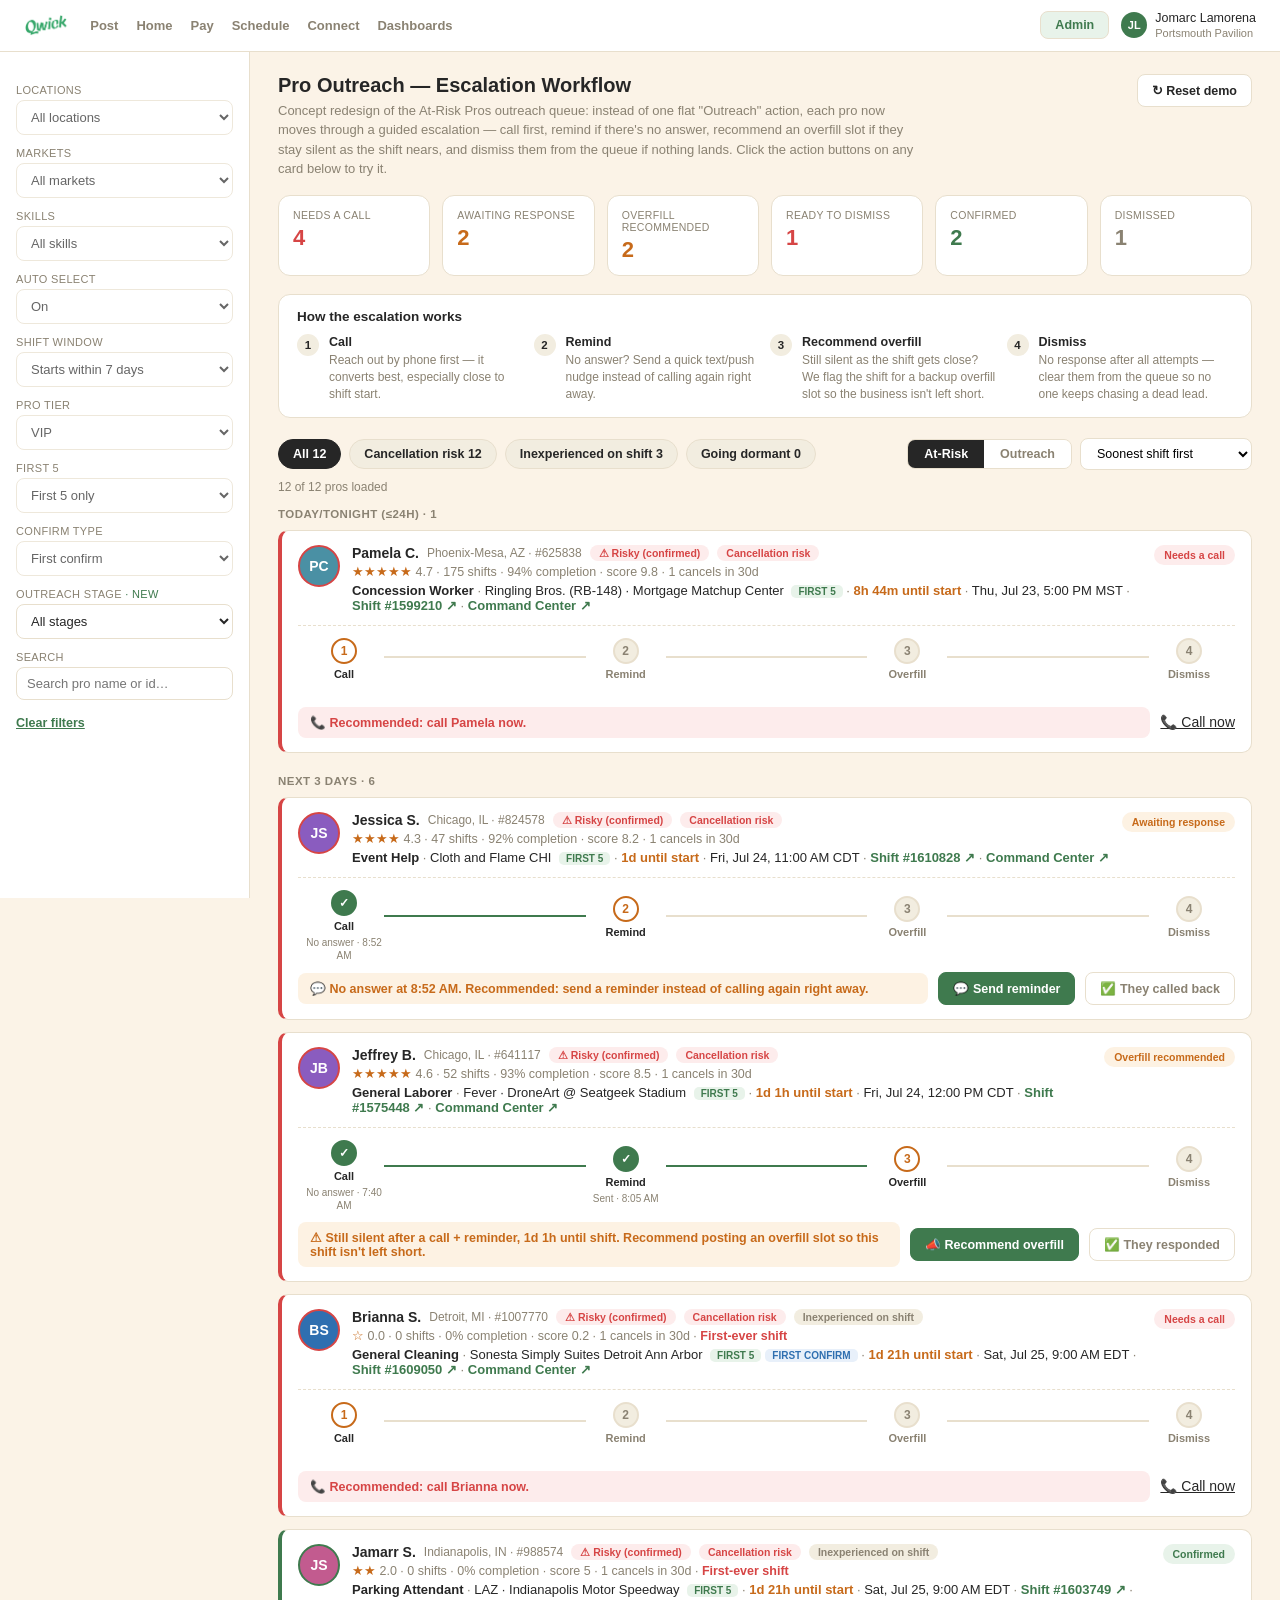
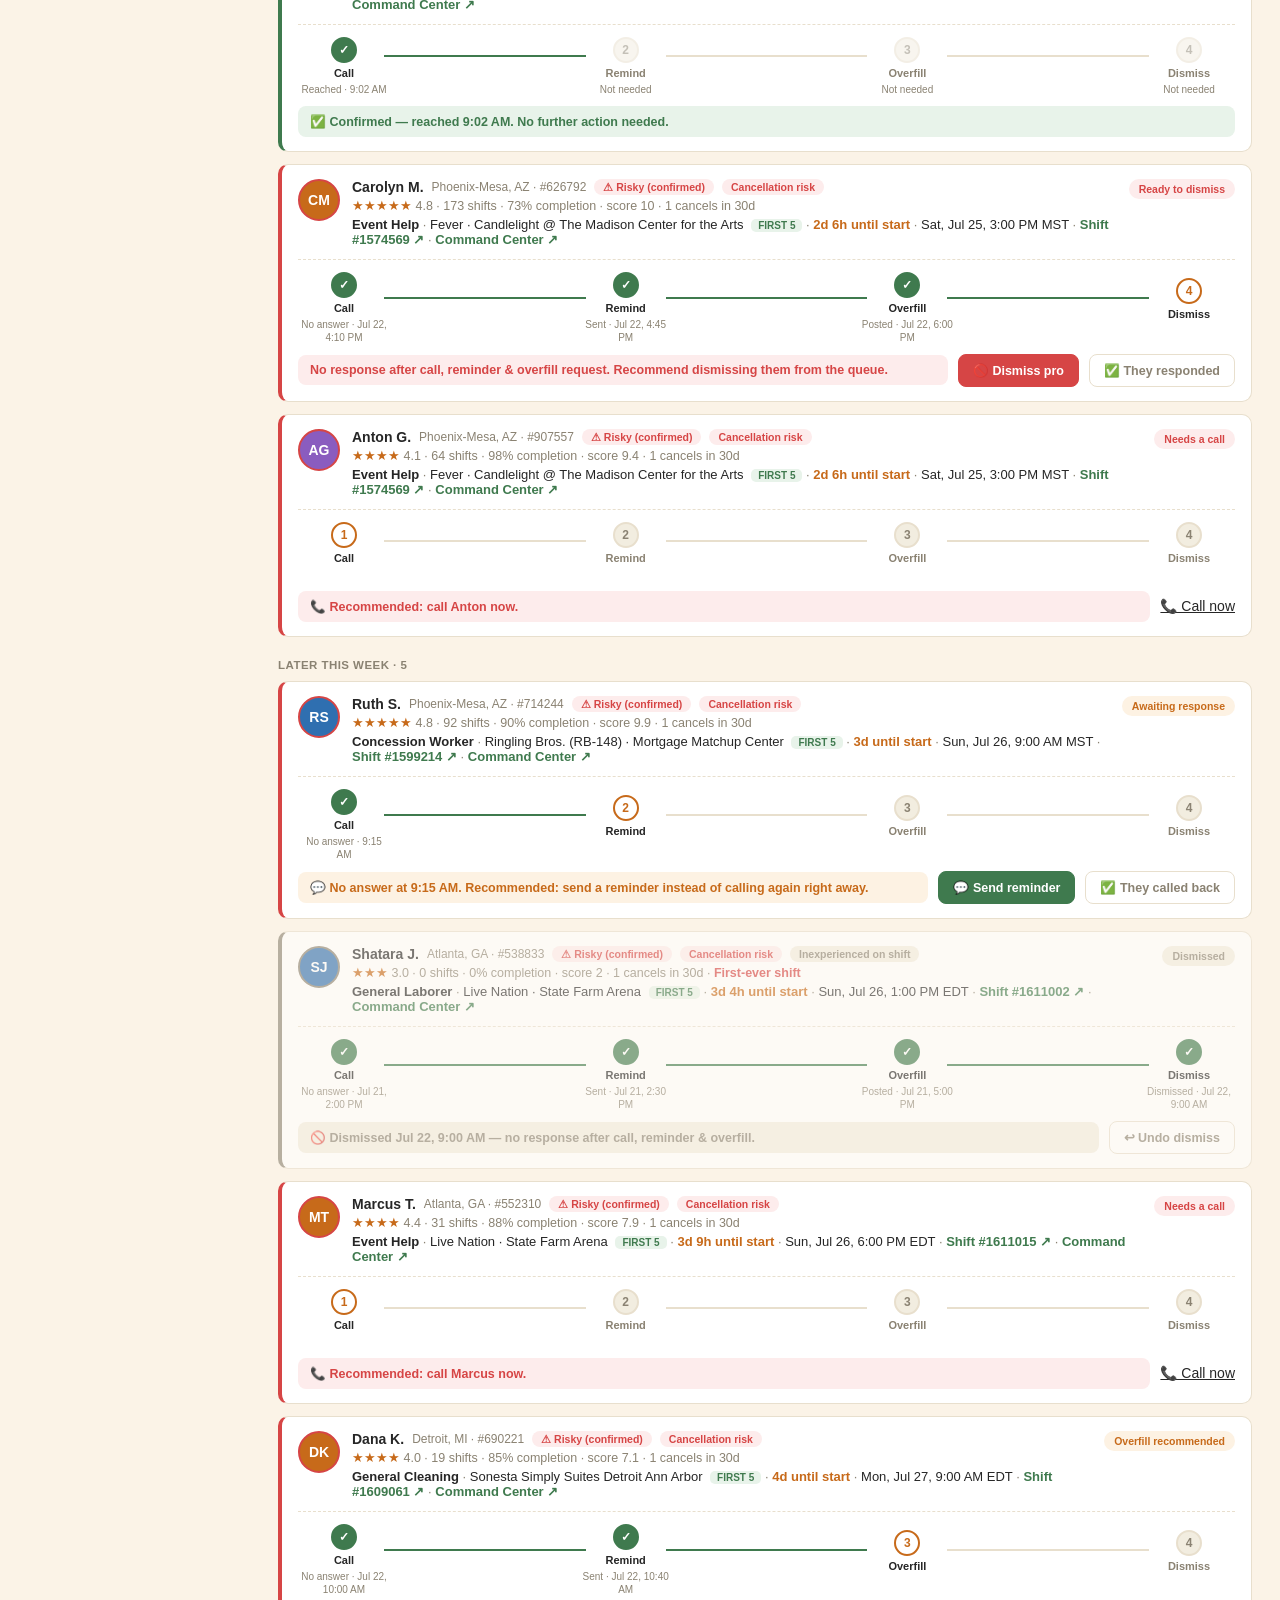
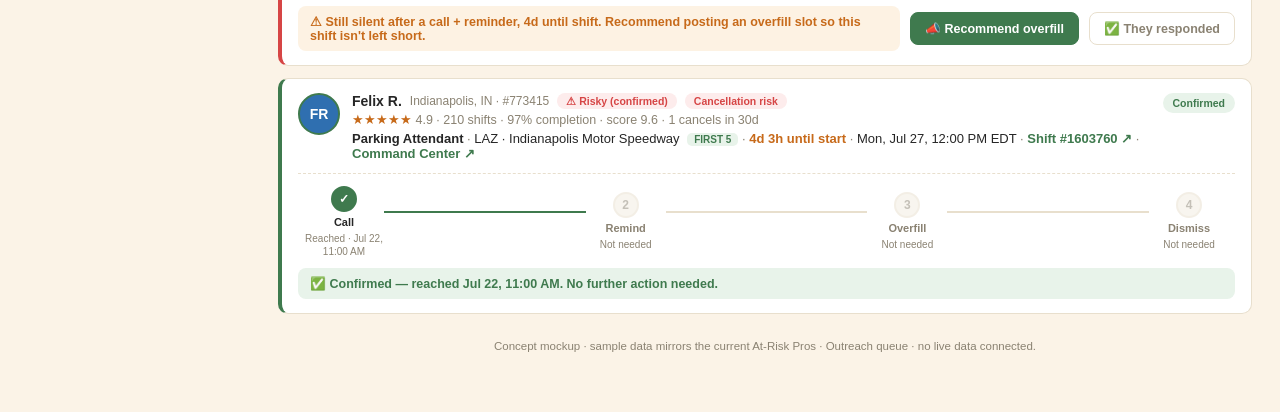
<file: outreach-escalation-concept.html>
<!DOCTYPE html>
<script type="application/json" id="cowork-artifact-meta">
{
  "name": "Pro Outreach — Escalation Workflow Concept",
  "schemaVersion": 1
}
</script>
<html lang="en">
<head>
<meta charset="UTF-8">
<meta name="viewport" content="width=device-width, initial-scale=1">
<title>Pro Outreach — Escalation Workflow (Concept)</title>
<style>
  :root {
    color-scheme: light;
    --bg: #FBF3E7;
    --card: #ffffff;
    --border: #e8dfcd;
    --text: #262626;
    --muted: #8a8272;
    --accent: #3F7A4E;
    --accent-dark: #2e5c3a;
    --red: #d64545;
    --red-bg: #fdecec;
    --orange: #c76a1a;
    --orange-bg: #fdf2e3;
    --green: #3F7A4E;
    --green-bg: #e8f3ea;
    --blue: #2f6fb0;
    --blue-bg: #e8f0fa;
    --gray-bg: #f2ede0;
  }
  * { box-sizing: border-box; }
  html, body { margin: 0; }
  body {
    background: var(--bg);
    color: var(--text);
    font-family: -apple-system, BlinkMacSystemFont, "Segoe UI", Roboto, Helvetica, Arial, sans-serif;
    font-size: 14px;
  }
  a { color: inherit; }

  /* ---------- Top nav (decorative, for context) ---------- */
  header.topnav {
    display: flex; align-items: center; justify-content: space-between;
    background: #fff; border-bottom: 1px solid var(--border);
    padding: 10px 24px; gap: 20px; flex-wrap: wrap;
  }
  .topnav-left { display: flex; align-items: center; gap: 22px; }
  .topnav-left img { height: 22px; }
  .topnav-links { display: flex; gap: 18px; font-size: 13px; font-weight: 600; color: var(--muted); }
  .topnav-links span { cursor: default; }
  .topnav-right { display: flex; align-items: center; gap: 12px; }
  .admin-pill {
    background: var(--green-bg); color: var(--accent); font-weight: 700; font-size: 12.5px;
    padding: 6px 14px; border-radius: 8px; border: 1px solid var(--border);
  }
  .user-chip { display: flex; align-items: center; gap: 8px; font-size: 12.5px; }
  .user-chip .dot { width: 26px; height: 26px; border-radius: 50%; background: var(--accent); color: #fff; display: flex; align-items: center; justify-content: center; font-weight: 700; font-size: 11px; }
  .user-chip .lines { line-height: 1.3; }
  .user-chip .sub { color: var(--muted); font-size: 11px; }

  /* ---------- Page layout ---------- */
  .page-wrap { display: flex; align-items: flex-start; }
  .sidebar {
    width: 250px; flex-shrink: 0; padding: 20px 16px; border-right: 1px solid var(--border);
    min-height: calc(100vh - 54px); background: #fff;
  }
  .sidebar label.field-label { display: block; font-size: 11px; color: var(--muted); margin: 12px 0 4px; text-transform: uppercase; letter-spacing: .03em; }
  .sidebar select, .sidebar input[type=text] {
    width: 100%; padding: 8px 10px; border: 1px solid var(--border); border-radius: 8px;
    font-size: 13px; background: #fff; color: var(--text);
  }
  .sidebar .clear-link { display: inline-block; margin-top: 16px; font-size: 12.5px; color: var(--accent); font-weight: 600; text-decoration: underline; cursor: pointer; }

  main { flex: 1; min-width: 0; padding: 22px 28px 60px; }

  .page-head { display: flex; justify-content: space-between; align-items: flex-start; gap: 16px; flex-wrap: wrap; margin-bottom: 16px; }
  .page-head h1 { font-size: 20px; margin: 0 0 4px; }
  .page-head .subtitle { color: var(--muted); font-size: 13px; max-width: 640px; line-height: 1.5; }
  .reset-btn {
    background: #fff; border: 1px solid var(--border); color: var(--text); font-weight: 600;
    font-size: 12.5px; padding: 8px 14px; border-radius: 8px; cursor: pointer; white-space: nowrap;
  }
  .reset-btn:hover { border-color: var(--accent); color: var(--accent); }

  /* ---------- KPI row ---------- */
  .kpi-row { display: grid; grid-template-columns: repeat(6, 1fr); gap: 12px; margin-bottom: 18px; }
  .kpi-card { background: var(--card); border: 1px solid var(--border); border-radius: 12px; padding: 13px 14px; }
  .kpi-label { font-size: 10.5px; color: var(--muted); text-transform: uppercase; letter-spacing: .03em; margin-bottom: 5px; }
  .kpi-value { font-size: 22px; font-weight: 700; line-height: 1.1; }
  .kpi-card.danger .kpi-value { color: var(--red); }
  .kpi-card.warn .kpi-value { color: var(--orange); }
  .kpi-card.good .kpi-value { color: var(--green); }
  .kpi-card.info .kpi-value { color: var(--blue); }
  .kpi-card.neutral .kpi-value { color: var(--muted); }

  /* ---------- Legend callout ---------- */
  .legend {
    background: var(--card); border: 1px solid var(--border); border-radius: 12px;
    padding: 14px 18px; margin-bottom: 20px;
  }
  .legend h2 { font-size: 13.5px; margin: 0 0 10px; }
  .legend-steps { display: flex; gap: 10px; flex-wrap: wrap; }
  .legend-step { flex: 1; min-width: 190px; display: flex; gap: 10px; align-items: flex-start; }
  .legend-num {
    width: 22px; height: 22px; border-radius: 50%; background: var(--gray-bg); color: var(--text);
    font-weight: 700; font-size: 11.5px; display: flex; align-items: center; justify-content: center; flex-shrink: 0;
  }
  .legend-step p { margin: 0; font-size: 12px; color: var(--muted); line-height: 1.4; }
  .legend-step strong { display: block; font-size: 12.5px; color: var(--text); margin-bottom: 1px; }

  /* ---------- Toolbar ---------- */
  .toolbar { display: flex; align-items: center; justify-content: space-between; flex-wrap: wrap; gap: 10px; margin-bottom: 6px; }
  .risk-tabs { display: flex; gap: 8px; flex-wrap: wrap; align-items: center; }
  .risk-tab {
    appearance: none; cursor: pointer; font: inherit; font-size: 12.5px; font-weight: 700;
    color: var(--text); background: var(--gray-bg); border: 1px solid var(--border);
    padding: 7px 14px; border-radius: 20px;
  }
  .risk-tab:hover { border-color: var(--accent); }
  .risk-tab.active { color: #fff; background: var(--text); border-color: var(--text); }
  .toolbar-right { display: flex; gap: 8px; align-items: center; }
  .toggle-group { display: flex; border: 1px solid var(--border); border-radius: 8px; overflow: hidden; }
  .toggle-group button { border: none; background: #fff; padding: 7px 16px; font-size: 12.5px; font-weight: 700; color: var(--muted); cursor: pointer; }
  .toggle-group button.active { background: var(--text); color: #fff; }
  select.sort-select { padding: 7px 12px; border: 1px solid var(--border); border-radius: 8px; font-size: 12.5px; background: #fff; }

  .result-count { font-size: 12px; color: var(--muted); margin: 10px 0 14px; }

  /* ---------- Bucket headers ---------- */
  .bucket-head { font-size: 11.5px; font-weight: 700; color: var(--muted); text-transform: uppercase; letter-spacing: .04em; margin: 22px 0 10px; }
  .bucket-head:first-child { margin-top: 4px; }

  /* ---------- Pro cards ---------- */
  .pro-card {
    background: var(--card); border: 1px solid var(--border); border-left: 4px solid var(--red);
    border-radius: 10px; padding: 14px 16px; margin-bottom: 12px;
  }
  .pro-card.stage-confirmed { border-left-color: var(--green); }
  .pro-card.stage-dismissed { border-left-color: var(--muted); opacity: .6; }

  .card-main { display: flex; gap: 12px; align-items: flex-start; }
  .avatar {
    width: 42px; height: 42px; border-radius: 50%; flex-shrink: 0; display: flex; align-items: center;
    justify-content: center; color: #fff; font-weight: 700; font-size: 14px; border: 2px solid var(--red);
  }
  .stage-confirmed .avatar { border-color: var(--green); }
  .stage-dismissed .avatar { border-color: var(--muted); }

  .card-body { flex: 1; min-width: 0; }
  .card-top-row { display: flex; align-items: center; gap: 8px; flex-wrap: wrap; margin-bottom: 3px; }
  .pro-name { font-weight: 700; font-size: 14px; }
  .pro-meta { color: var(--muted); font-size: 12px; }

  .badge { display: inline-flex; align-items: center; gap: 3px; font-size: 10.5px; font-weight: 700; padding: 2px 9px; border-radius: 20px; white-space: nowrap; }
  .badge.risky { background: var(--red-bg); color: var(--red); }
  .badge.cancel-risk { background: var(--red-bg); color: var(--red); }
  .badge.inexperienced { background: var(--gray-bg); color: var(--muted); }

  .card-stats { font-size: 12.5px; color: var(--muted); margin-bottom: 4px; }
  .card-stats .star { color: var(--orange); }
  .first-ever-tag { color: var(--red); font-weight: 600; }

  .card-shift-row { font-size: 13px; }
  .tag { display: inline-block; font-size: 10px; font-weight: 700; padding: 1px 7px; border-radius: 5px; margin-left: 4px; }
  .tag.first5 { background: var(--green-bg); color: var(--accent); }
  .tag.firstconfirm { background: var(--blue-bg); color: var(--blue); }
  .time-until { color: var(--orange); font-weight: 700; }
  .card-shift-row .sep { color: var(--muted); }
  .shift-link, .cc-link { color: var(--accent); font-weight: 600; text-decoration: none; }
  .shift-link:hover, .cc-link:hover { text-decoration: underline; }

  .card-side { flex-shrink: 0; text-align: right; }
  .stage-badge { display: inline-block; font-size: 10.5px; font-weight: 700; padding: 4px 10px; border-radius: 20px; margin-bottom: 6px; white-space: nowrap; }
  .stage-badge.stage-call { background: var(--red-bg); color: var(--red); }
  .stage-badge.stage-remind { background: var(--orange-bg); color: var(--orange); }
  .stage-badge.stage-overfill { background: var(--orange-bg); color: var(--orange); }
  .stage-badge.stage-dismiss_suggested { background: var(--red-bg); color: var(--red); }
  .stage-badge.stage-confirmed { background: var(--green-bg); color: var(--green); }
  .stage-badge.stage-dismissed { background: var(--gray-bg); color: var(--muted); }

  /* ---------- Stepper ---------- */
  .outreach-panel { margin-top: 12px; padding-top: 12px; border-top: 1px dashed var(--border); }
  .stepper { display: flex; align-items: center; margin-bottom: 10px; }
  .step { display: flex; flex-direction: column; align-items: center; gap: 4px; width: 92px; flex-shrink: 0; }
  .step-dot {
    width: 26px; height: 26px; border-radius: 50%; display: flex; align-items: center; justify-content: center;
    font-size: 12px; font-weight: 700; background: var(--gray-bg); color: var(--muted); border: 2px solid var(--border);
  }
  .step.done .step-dot { background: var(--green); border-color: var(--green); color: #fff; }
  .step.current .step-dot { background: #fff; border-color: var(--orange); color: var(--orange); animation: stepPulse 1.6s infinite; }
  .step.current.urgent .step-dot { border-color: var(--red); color: var(--red); animation: stepPulseUrgent 1.2s infinite; }
  .step.skipped .step-dot { background: var(--gray-bg); border-color: var(--border); color: var(--muted); opacity: .5; }
  @keyframes stepPulse { 0%{ box-shadow: 0 0 0 0 rgba(199,106,26,.35);} 70%{ box-shadow: 0 0 0 7px rgba(199,106,26,0);} 100%{ box-shadow: 0 0 0 0 rgba(199,106,26,0);} }
  @keyframes stepPulseUrgent { 0%{ box-shadow: 0 0 0 0 rgba(214,69,69,.4);} 70%{ box-shadow: 0 0 0 7px rgba(214,69,69,0);} 100%{ box-shadow: 0 0 0 0 rgba(214,69,69,0);} }
  .step-label { font-size: 11px; font-weight: 700; color: var(--text); }
  .step.pending .step-label, .step.skipped .step-label { color: var(--muted); font-weight: 600; }
  .step-time { font-size: 10px; color: var(--muted); text-align: center; line-height: 1.3; min-height: 13px; }
  .step-line { flex: 1; height: 2px; background: var(--border); margin: 0 -6px 18px; position: relative; top: -1px; }
  .step-line.done { background: var(--green); }

  .action-row { display: flex; align-items: center; gap: 10px; flex-wrap: wrap; }
  .rec-banner {
    display: flex; align-items: center; gap: 8px; font-size: 12.5px; font-weight: 600; padding: 8px 12px;
    border-radius: 8px; flex: 1; min-width: 240px;
  }
  .rec-banner.tone-red { background: var(--red-bg); color: var(--red); }
  .rec-banner.tone-orange { background: var(--orange-bg); color: var(--orange); }
  .rec-banner.tone-green { background: var(--green-bg); color: var(--green); }
  .rec-banner.tone-gray { background: var(--gray-bg); color: var(--muted); }
  .rec-banner .urgent-tag { background: var(--red); color: #fff; font-size: 9.5px; font-weight: 800; padding: 2px 6px; border-radius: 10px; letter-spacing: .03em; }

  button.action-btn {
    font: inherit; font-size: 12.5px; font-weight: 700; padding: 8px 14px; border-radius: 8px;
    cursor: pointer; white-space: nowrap; border: 1px solid var(--border); background: #fff; color: var(--text);
  }
  button.action-btn.primary { background: var(--accent); border-color: var(--accent); color: #fff; }
  button.action-btn.primary:hover { background: var(--accent-dark); }
  button.action-btn.danger { background: var(--red); border-color: var(--red); color: #fff; }
  button.action-btn.danger:hover { background: #b93838; }
  button.action-btn.ghost { background: #fff; color: var(--muted); }
  button.action-btn.ghost:hover { border-color: var(--accent); color: var(--accent); }
  button.action-btn:disabled { opacity: .5; cursor: default; }

  footer.page-foot { margin-top: 26px; font-size: 11.5px; color: var(--muted); text-align: center; }

  @media (max-width: 1150px) {
    .kpi-row { grid-template-columns: repeat(3, 1fr); }
    .sidebar { display: none; }
  }
</style>
</head>
<body>

<header class="topnav">
  <div class="topnav-left">
    <img src="[data-uri]" alt="Qwick">
    <div class="topnav-links">
      <span>Post</span><span>Home</span><span>Pay</span><span>Schedule</span><span>Connect</span><span>Dashboards</span>
    </div>
  </div>
  <div class="topnav-right">
    <div class="admin-pill">Admin</div>
    <div class="user-chip">
      <div class="dot">JL</div>
      <div class="lines">Jomarc Lamorena<div class="sub">Portsmouth Pavilion</div></div>
    </div>
  </div>
</header>

<div class="page-wrap">
  <aside class="sidebar">
    <label class="field-label">Locations</label>
    <select disabled><option>All locations</option></select>
    <label class="field-label">Markets</label>
    <select disabled><option>All markets</option></select>
    <label class="field-label">Skills</label>
    <select disabled><option>All skills</option></select>
    <label class="field-label">Auto select</label>
    <select disabled><option>On</option></select>
    <label class="field-label">Shift window</label>
    <select disabled><option>Starts within 7 days</option></select>
    <label class="field-label">Pro tier</label>
    <select disabled><option>VIP</option></select>
    <label class="field-label">First 5</label>
    <select disabled><option>First 5 only</option></select>
    <label class="field-label">Confirm type</label>
    <select disabled><option>First confirm</option></select>
    <label class="field-label">Outreach stage <span style="color:var(--accent)">&middot; new</span></label>
    <select id="stageFilter">
      <option value="">All stages</option>
      <option value="call">Needs a call</option>
      <option value="remind">Awaiting response &middot; remind</option>
      <option value="overfill">Overfill recommended</option>
      <option value="dismiss_suggested">Ready to dismiss</option>
      <option value="confirmed">Confirmed</option>
      <option value="dismissed">Dismissed</option>
    </select>
    <label class="field-label">Search</label>
    <input type="text" id="searchBox" placeholder="Search pro name or id&hellip;">
    <span class="clear-link" id="clearFilters">Clear filters</span>
  </aside>

  <main>
    <div class="page-head">
      <div>
        <h1>Pro Outreach &mdash; Escalation Workflow</h1>
        <div class="subtitle">Concept redesign of the At-Risk Pros outreach queue: instead of one flat "Outreach" action, each pro now moves through a guided escalation &mdash; call first, remind if there's no answer, recommend an overfill slot if they stay silent as the shift nears, and dismiss them from the queue if nothing lands. Click the action buttons on any card below to try it.</div>
      </div>
      <button class="reset-btn" onclick="location.reload()">&#8635; Reset demo</button>
    </div>

    <div class="kpi-row">
      <div class="kpi-card danger">
        <div class="kpi-label">Needs a call</div>
        <div class="kpi-value" id="kpiCall">0</div>
      </div>
      <div class="kpi-card warn">
        <div class="kpi-label">Awaiting response</div>
        <div class="kpi-value" id="kpiRemind">0</div>
      </div>
      <div class="kpi-card warn">
        <div class="kpi-label">Overfill recommended</div>
        <div class="kpi-value" id="kpiOverfill">0</div>
      </div>
      <div class="kpi-card danger">
        <div class="kpi-label">Ready to dismiss</div>
        <div class="kpi-value" id="kpiDismissReady">0</div>
      </div>
      <div class="kpi-card good">
        <div class="kpi-label">Confirmed</div>
        <div class="kpi-value" id="kpiConfirmed">0</div>
      </div>
      <div class="kpi-card neutral">
        <div class="kpi-label">Dismissed</div>
        <div class="kpi-value" id="kpiDismissed">0</div>
      </div>
    </div>

    <div class="legend">
      <h2>How the escalation works</h2>
      <div class="legend-steps">
        <div class="legend-step"><div class="legend-num">1</div><p><strong>Call</strong>Reach out by phone first &mdash; it converts best, especially close to shift start.</p></div>
        <div class="legend-step"><div class="legend-num">2</div><p><strong>Remind</strong>No answer? Send a quick text/push nudge instead of calling again right away.</p></div>
        <div class="legend-step"><div class="legend-num">3</div><p><strong>Recommend overfill</strong>Still silent as the shift gets close? We flag the shift for a backup overfill slot so the business isn't left short.</p></div>
        <div class="legend-step"><div class="legend-num">4</div><p><strong>Dismiss</strong>No response after all attempts &mdash; clear them from the queue so no one keeps chasing a dead lead.</p></div>
      </div>
    </div>

    <div class="toolbar">
      <div class="risk-tabs" id="riskTabs">
        <button class="risk-tab active" data-risk="">All <span class="rt-count"></span></button>
        <button class="risk-tab" data-risk="cancellation">Cancellation risk <span class="rt-count"></span></button>
        <button class="risk-tab" data-risk="inexperienced">Inexperienced on shift <span class="rt-count"></span></button>
        <button class="risk-tab" data-risk="dormant">Going dormant <span class="rt-count"></span></button>
      </div>
      <div class="toolbar-right">
        <div class="toggle-group"><button class="active">At-Risk</button><button>Outreach</button></div>
        <select class="sort-select" id="sortSelect">
          <option value="soonest">Soonest shift first</option>
          <option value="risk">Risk score, high to low</option>
          <option value="name">Name, A&ndash;Z</option>
        </select>
      </div>
    </div>
    <div class="result-count" id="resultCount"></div>

    <div id="listRoot"></div>

    <footer class="page-foot">Concept mockup &middot; sample data mirrors the current At-Risk Pros &middot; Outreach queue &middot; no live data connected.</footer>
  </main>
</div>

<script>
const PROS = [
  { id:'625838', name:'Pamela C.', location:'Phoenix-Mesa, AZ', rating:4.7, shifts:175, completion:94, score:9.8, cancels30d:1, firstEver:false,
    risk:['cancellation'], role:'Concession Worker', employer:'Ringling Bros. (RB-148) &middot; Mortgage Matchup Center',
    first5:true, firstConfirm:false, shiftId:'1599210', timeUntil:'8h 44m', shiftLabel:'Thu, Jul 23, 5:00 PM MST', bucket:'today', urgent:true,
    outreach:{ callOutcome:null, callTime:null, reminderSentAt:null, overfillRequestedAt:null, dismissed:false, dismissedAt:null } },

  { id:'824578', name:'Jessica S.', location:'Chicago, IL', rating:4.3, shifts:47, completion:92, score:8.2, cancels30d:1, firstEver:false,
    risk:['cancellation'], role:'Event Help', employer:'Cloth and Flame CHI',
    first5:true, firstConfirm:false, shiftId:'1610828', timeUntil:'1d', shiftLabel:'Fri, Jul 24, 11:00 AM CDT', bucket:'next3', urgent:false,
    outreach:{ callOutcome:'no_answer', callTime:'8:52 AM', reminderSentAt:null, overfillRequestedAt:null, dismissed:false, dismissedAt:null } },

  { id:'641117', name:'Jeffrey B.', location:'Chicago, IL', rating:4.6, shifts:52, completion:93, score:8.5, cancels30d:1, firstEver:false,
    risk:['cancellation'], role:'General Laborer', employer:'Fever &middot; DroneArt @ Seatgeek Stadium',
    first5:true, firstConfirm:false, shiftId:'1575448', timeUntil:'1d 1h', shiftLabel:'Fri, Jul 24, 12:00 PM CDT', bucket:'next3', urgent:false,
    outreach:{ callOutcome:'no_answer', callTime:'7:40 AM', reminderSentAt:'8:05 AM', overfillRequestedAt:null, dismissed:false, dismissedAt:null } },

  { id:'1007770', name:'Brianna S.', location:'Detroit, MI', rating:0.0, shifts:0, completion:0, score:0.2, cancels30d:1, firstEver:true,
    risk:['cancellation','inexperienced'], role:'General Cleaning', employer:'Sonesta Simply Suites Detroit Ann Arbor',
    first5:true, firstConfirm:true, shiftId:'1609050', timeUntil:'1d 21h', shiftLabel:'Sat, Jul 25, 9:00 AM EDT', bucket:'next3', urgent:false,
    outreach:{ callOutcome:null, callTime:null, reminderSentAt:null, overfillRequestedAt:null, dismissed:false, dismissedAt:null } },

  { id:'988574', name:'Jamarr S.', location:'Indianapolis, IN', rating:2.0, shifts:0, completion:0, score:5.0, cancels30d:1, firstEver:true,
    risk:['cancellation','inexperienced'], role:'Parking Attendant', employer:'LAZ &middot; Indianapolis Motor Speedway',
    first5:true, firstConfirm:false, shiftId:'1603749', timeUntil:'1d 21h', shiftLabel:'Sat, Jul 25, 9:00 AM EDT', bucket:'next3', urgent:false,
    outreach:{ callOutcome:'reached', callTime:'9:02 AM', reminderSentAt:null, overfillRequestedAt:null, dismissed:false, dismissedAt:null } },

  { id:'626792', name:'Carolyn M.', location:'Phoenix-Mesa, AZ', rating:4.8, shifts:173, completion:73, score:10.0, cancels30d:1, firstEver:false,
    risk:['cancellation'], role:'Event Help', employer:'Fever &middot; Candlelight @ The Madison Center for the Arts',
    first5:true, firstConfirm:false, shiftId:'1574569', timeUntil:'2d 6h', shiftLabel:'Sat, Jul 25, 3:00 PM MST', bucket:'next3', urgent:false,
    outreach:{ callOutcome:'no_answer', callTime:'Jul 22, 4:10 PM', reminderSentAt:'Jul 22, 4:45 PM', overfillRequestedAt:'Jul 22, 6:00 PM', dismissed:false, dismissedAt:null } },

  { id:'907557', name:'Anton G.', location:'Phoenix-Mesa, AZ', rating:4.1, shifts:64, completion:98, score:9.4, cancels30d:1, firstEver:false,
    risk:['cancellation'], role:'Event Help', employer:'Fever &middot; Candlelight @ The Madison Center for the Arts',
    first5:true, firstConfirm:false, shiftId:'1574569', timeUntil:'2d 6h', shiftLabel:'Sat, Jul 25, 3:00 PM MST', bucket:'next3', urgent:false,
    outreach:{ callOutcome:null, callTime:null, reminderSentAt:null, overfillRequestedAt:null, dismissed:false, dismissedAt:null } },

  { id:'714244', name:'Ruth S.', location:'Phoenix-Mesa, AZ', rating:4.8, shifts:92, completion:90, score:9.9, cancels30d:1, firstEver:false,
    risk:['cancellation'], role:'Concession Worker', employer:'Ringling Bros. (RB-148) &middot; Mortgage Matchup Center',
    first5:true, firstConfirm:false, shiftId:'1599214', timeUntil:'3d', shiftLabel:'Sun, Jul 26, 9:00 AM MST', bucket:'later', urgent:false,
    outreach:{ callOutcome:'no_answer', callTime:'9:15 AM', reminderSentAt:null, overfillRequestedAt:null, dismissed:false, dismissedAt:null } },

  { id:'538833', name:'Shatara J.', location:'Atlanta, GA', rating:3.0, shifts:0, completion:0, score:2.0, cancels30d:1, firstEver:true,
    risk:['cancellation','inexperienced'], role:'General Laborer', employer:'Live Nation &middot; State Farm Arena',
    first5:true, firstConfirm:false, shiftId:'1611002', timeUntil:'3d 4h', shiftLabel:'Sun, Jul 26, 1:00 PM EDT', bucket:'later', urgent:false,
    outreach:{ callOutcome:'no_answer', callTime:'Jul 21, 2:00 PM', reminderSentAt:'Jul 21, 2:30 PM', overfillRequestedAt:'Jul 21, 5:00 PM', dismissed:true, dismissedAt:'Jul 22, 9:00 AM' } },

  { id:'552310', name:'Marcus T.', location:'Atlanta, GA', rating:4.4, shifts:31, completion:88, score:7.9, cancels30d:1, firstEver:false,
    risk:['cancellation'], role:'Event Help', employer:'Live Nation &middot; State Farm Arena',
    first5:true, firstConfirm:false, shiftId:'1611015', timeUntil:'3d 9h', shiftLabel:'Sun, Jul 26, 6:00 PM EDT', bucket:'later', urgent:false,
    outreach:{ callOutcome:null, callTime:null, reminderSentAt:null, overfillRequestedAt:null, dismissed:false, dismissedAt:null } },

  { id:'690221', name:'Dana K.', location:'Detroit, MI', rating:4.0, shifts:19, completion:85, score:7.1, cancels30d:1, firstEver:false,
    risk:['cancellation'], role:'General Cleaning', employer:'Sonesta Simply Suites Detroit Ann Arbor',
    first5:true, firstConfirm:false, shiftId:'1609061', timeUntil:'4d', shiftLabel:'Mon, Jul 27, 9:00 AM EDT', bucket:'later', urgent:false,
    outreach:{ callOutcome:'no_answer', callTime:'Jul 22, 10:00 AM', reminderSentAt:'Jul 22, 10:40 AM', overfillRequestedAt:null, dismissed:false, dismissedAt:null } },

  { id:'773415', name:'Felix R.', location:'Indianapolis, IN', rating:4.9, shifts:210, completion:97, score:9.6, cancels30d:1, firstEver:false,
    risk:['cancellation'], role:'Parking Attendant', employer:'LAZ &middot; Indianapolis Motor Speedway',
    first5:true, firstConfirm:false, shiftId:'1603760', timeUntil:'4d 3h', shiftLabel:'Mon, Jul 27, 12:00 PM EDT', bucket:'later', urgent:false,
    outreach:{ callOutcome:'reached', callTime:'Jul 22, 11:00 AM', reminderSentAt:null, overfillRequestedAt:null, dismissed:false, dismissedAt:null } },
];

const AVATAR_COLORS = ['#3F7A4E','#c76a1a','#2f6fb0','#8a5cbf','#c25b8f','#4a90a4'];
function avatarColor(name){ let h=0; for(const c of name) h=(h*31+c.charCodeAt(0))>>>0; return AVATAR_COLORS[h % AVATAR_COLORS.length]; }
function initials(name){ return name.split(' ').map(p=>p[0]).join('').slice(0,2).toUpperCase(); }
function timeLabel(){ return new Date().toLocaleTimeString([], {hour:'numeric', minute:'2-digit'}); }

const STEP_ORDER = ['call','remind','overfill','dismiss'];

function stepDone(key,o){
  if(key==='call') return o.callOutcome!=null;
  if(key==='remind') return !!o.reminderSentAt;
  if(key==='overfill') return !!o.overfillRequestedAt;
  if(key==='dismiss') return !!o.dismissed;
}
function isResolved(o){ return o.callOutcome==='reached' || o.dismissed; }
function currentStepKey(o){
  if(isResolved(o)) return null;
  for(const k of STEP_ORDER) if(!stepDone(k,o)) return k;
  return null;
}
function computeStage(o){
  if(o.dismissed) return 'dismissed';
  if(o.callOutcome==='reached') return 'confirmed';
  const cur = currentStepKey(o);
  if(cur==='dismiss') return 'dismiss_suggested';
  return cur; // call | remind | overfill
}
const STAGE_LABELS = {
  call:'Needs a call', remind:'Awaiting response', overfill:'Overfill recommended',
  dismiss_suggested:'Ready to dismiss', confirmed:'Confirmed', dismissed:'Dismissed'
};

function stepperHTML(o){
  const resolved = isResolved(o);
  const cur = currentStepKey(o);
  let html = '<div class="stepper">';
  STEP_ORDER.forEach((key, i) => {
    const done = stepDone(key,o);
    let cls = 'pending';
    if(done) cls = 'done';
    else if(!resolved && key===cur) cls = 'current' + (o.urgent ? ' urgent' : '');
    else if(resolved) cls = 'skipped';
    const num = done ? '&#10003;' : (i+1);
    let timeText = '';
    if(key==='call') timeText = o.callTime ? (o.callOutcome==='reached' ? 'Reached &middot; '+o.callTime : 'No answer &middot; '+o.callTime) : '';
    if(key==='remind') timeText = o.reminderSentAt ? 'Sent &middot; '+o.reminderSentAt : '';
    if(key==='overfill') timeText = o.overfillRequestedAt ? 'Posted &middot; '+o.overfillRequestedAt : '';
    if(key==='dismiss') timeText = o.dismissedAt ? 'Dismissed &middot; '+o.dismissedAt : '';
    if(!timeText && cls==='skipped') timeText = 'Not needed';
    html += `<div class="step ${cls}"><div class="step-dot">${num}</div><div class="step-label">${key[0].toUpperCase()+key.slice(1)}</div><div class="step-time">${timeText}</div></div>`;
    if(i < STEP_ORDER.length-1) html += `<div class="step-line ${done ? 'done' : ''}"></div>`;
  });
  html += '</div>';
  return html;
}

function actionRowHTML(pro){
  const o = pro.outreach;
  const id = pro.id;
  if(o.dismissed){
    return `<div class="action-row">
      <div class="rec-banner tone-gray">&#128683; Dismissed ${o.dismissedAt} &mdash; no response after call, reminder${o.overfillRequestedAt?' &amp; overfill':''}.</div>
      <button class="action-btn ghost" data-action="undo-dismiss" data-id="${id}">&#8617; Undo dismiss</button>
    </div>`;
  }
  if(o.callOutcome==='reached'){
    return `<div class="action-row">
      <div class="rec-banner tone-green">&#9989; Confirmed &mdash; reached ${o.callTime}. No further action needed.</div>
    </div>`;
  }
  if(o.callLogging){
    return `<div class="action-row">
      <div class="rec-banner tone-orange">How did the call go?</div>
      <button class="action-btn primary" data-action="log-reached" data-id="${id}">&#9989; Reached &mdash; confirmed</button>
      <button class="action-btn danger" data-action="log-no-answer" data-id="${id}">&#10007; No answer</button>
    </div>`;
  }
  const cur = currentStepKey(o);
  if(cur==='call'){
    return `<div class="action-row">
      <div class="rec-banner tone-red">&#128222; Recommended: call ${pro.name.split(' ')[0]} now${o.urgent ? ' &mdash; shift starts in '+pro.timeUntil : ''}.${o.urgent ? ' <span class="urgent-tag">URGENT</span>' : ''}</div>
      <a class="action-btn primary" href="tel:5555550100" data-action="call-start" data-id="${id}">&#128222; Call now</a>
    </div>`;
  }
  if(cur==='remind'){
    return `<div class="action-row">
      <div class="rec-banner tone-orange">&#128172; No answer at ${o.callTime}. Recommended: send a reminder instead of calling again right away.</div>
      <button class="action-btn primary" data-action="send-reminder" data-id="${id}">&#128172; Send reminder</button>
      <button class="action-btn ghost" data-action="mark-reached" data-id="${id}">&#9989; They called back</button>
    </div>`;
  }
  if(cur==='overfill'){
    return `<div class="action-row">
      <div class="rec-banner tone-orange">&#9888; Still silent after a call + reminder, ${pro.timeUntil} until shift. Recommend posting an overfill slot so this shift isn't left short.${o.urgent ? ' <span class="urgent-tag">URGENT</span>' : ''}</div>
      <button class="action-btn primary" data-action="post-overfill" data-id="${id}">&#128227; Recommend overfill</button>
      <button class="action-btn ghost" data-action="mark-reached" data-id="${id}">&#9989; They responded</button>
    </div>`;
  }
  if(cur==='dismiss'){
    return `<div class="action-row">
      <div class="rec-banner tone-red">No response after call, reminder &amp; overfill request. Recommend dismissing them from the queue.</div>
      <button class="action-btn danger" data-action="dismiss" data-id="${id}">&#128683; Dismiss pro</button>
      <button class="action-btn ghost" data-action="mark-reached" data-id="${id}">&#9989; They responded</button>
    </div>`;
  }
  return '';
}

function cardHTML(pro){
  const o = pro.outreach;
  const stage = computeStage(o);
  const stars = '&#9733;'.repeat(Math.round(pro.rating));
  const badges = [
    `<span class="badge risky">&#9888; Risky (confirmed)</span>`,
    pro.risk.includes('cancellation') ? `<span class="badge cancel-risk">Cancellation risk</span>` : '',
    pro.risk.includes('inexperienced') ? `<span class="badge inexperienced">Inexperienced on shift</span>` : ''
  ].join(' ');
  return `<div class="pro-card stage-${stage}" data-id="${pro.id}">
    <div class="card-main">
      <div class="avatar" style="background:${avatarColor(pro.name)}">${initials(pro.name)}</div>
      <div class="card-body">
        <div class="card-top-row">
          <span class="pro-name">${pro.name}</span>
          <span class="pro-meta">${pro.location} &middot; #${pro.id}</span>
          ${badges}
        </div>
        <div class="card-stats"><span class="star">${stars || '&#9734;'}</span> ${pro.rating.toFixed(1)} &middot; ${pro.shifts} shifts &middot; ${pro.completion}% completion &middot; score ${pro.score} &middot; ${pro.cancels30d} cancels in 30d ${pro.firstEver ? '&middot; <span class="first-ever-tag">First-ever shift</span>' : ''}</div>
        <div class="card-shift-row"><strong>${pro.role}</strong> <span class="sep">&middot;</span> ${pro.employer}
          ${pro.first5 ? '<span class="tag first5">FIRST 5</span>' : ''}${pro.firstConfirm ? '<span class="tag firstconfirm">FIRST CONFIRM</span>' : ''}
          <span class="sep">&middot;</span> <span class="time-until">${pro.timeUntil} until start</span>
          <span class="sep">&middot;</span> ${pro.shiftLabel}
          <span class="sep">&middot;</span> <a class="shift-link" href="#">Shift #${pro.shiftId} &#8599;</a>
          <span class="sep">&middot;</span> <a class="cc-link" href="#">Command Center &#8599;</a>
        </div>
      </div>
      <div class="card-side">
        <span class="stage-badge stage-${stage}">${STAGE_LABELS[stage]}</span>
      </div>
    </div>
    <div class="outreach-panel">
      ${stepperHTML(o)}
      ${actionRowHTML(pro)}
    </div>
  </div>`;
}

let activeRisk = '';
let activeStage = '';
let searchTerm = '';
let sortMode = 'soonest';

function matchesFilters(pro){
  if(activeRisk === 'dormant') return false; // no sample data in this bucket, mirrors "Going dormant 0"
  if(activeRisk && !pro.risk.includes(activeRisk)) return false;
  if(activeStage && computeStage(pro.outreach) !== activeStage) return false;
  if(searchTerm){
    const t = searchTerm.toLowerCase();
    if(!pro.name.toLowerCase().includes(t) && !pro.id.includes(t)) return false;
  }
  return true;
}

function sortList(list){
  const order = { today:0, next3:1, later:2 };
  if(sortMode === 'name') return list.slice().sort((a,b)=>a.name.localeCompare(b.name));
  if(sortMode === 'risk') return list.slice().sort((a,b)=>b.score-a.score);
  return list.slice().sort((a,b)=> (order[a.bucket]-order[b.bucket]));
}

const BUCKET_TITLES = { today:'Today/Tonight (&le;24h)', next3:'Next 3 Days', later:'Later This Week' };

function render(){
  const filtered = PROS.filter(matchesFilters);
  const sorted = sortList(filtered);
  const root = document.getElementById('listRoot');

  if(sortMode === 'soonest'){
    let html = '';
    ['today','next3','later'].forEach(bucket=>{
      const items = sorted.filter(p=>p.bucket===bucket);
      if(!items.length) return;
      html += `<div class="bucket-head">${BUCKET_TITLES[bucket]} &middot; ${items.length}</div>`;
      html += items.map(cardHTML).join('');
    });
    root.innerHTML = html || '<div style="color:var(--muted);padding:30px 0;text-align:center;">No pros match the current filters.</div>';
  } else {
    root.innerHTML = sorted.map(cardHTML).join('') || '<div style="color:var(--muted);padding:30px 0;text-align:center;">No pros match the current filters.</div>';
  }

  document.getElementById('resultCount').textContent = `${sorted.length} of ${PROS.length} pros loaded`;

  // Risk tab counts (against full dataset, not current filters)
  document.querySelectorAll('#riskTabs .risk-tab').forEach(btn=>{
    const risk = btn.dataset.risk;
    let count;
    if(risk === '') count = PROS.length;
    else if(risk === 'dormant') count = 0;
    else count = PROS.filter(p=>p.risk.includes(risk)).length;
    btn.querySelector('.rt-count').textContent = count;
  });

  // KPIs (against full dataset)
  const stages = PROS.map(p=>computeStage(p.outreach));
  document.getElementById('kpiCall').textContent = stages.filter(s=>s==='call').length;
  document.getElementById('kpiRemind').textContent = stages.filter(s=>s==='remind').length;
  document.getElementById('kpiOverfill').textContent = stages.filter(s=>s==='overfill').length;
  document.getElementById('kpiDismissReady').textContent = stages.filter(s=>s==='dismiss_suggested').length;
  document.getElementById('kpiConfirmed').textContent = stages.filter(s=>s==='confirmed').length;
  document.getElementById('kpiDismissed').textContent = stages.filter(s=>s==='dismissed').length;
}

document.getElementById('listRoot').addEventListener('click', (e)=>{
  const btn = e.target.closest('[data-action]');
  if(!btn) return;
  e.preventDefault();
  const pro = PROS.find(p=>p.id===btn.dataset.id);
  if(!pro) return;
  const o = pro.outreach;
  switch(btn.dataset.action){
    case 'call-start': o.callLogging = true; break;
    case 'log-reached': o.callOutcome='reached'; o.callTime=timeLabel(); o.callLogging=false; break;
    case 'log-no-answer': o.callOutcome='no_answer'; o.callTime=timeLabel(); o.callLogging=false; break;
    case 'send-reminder': o.reminderSentAt=timeLabel(); break;
    case 'post-overfill': o.overfillRequestedAt=timeLabel(); break;
    case 'dismiss': o.dismissed=true; o.dismissedAt=timeLabel(); break;
    case 'undo-dismiss': o.dismissed=false; o.dismissedAt=null; break;
    case 'mark-reached': o.callOutcome='reached'; if(!o.callTime) o.callTime=timeLabel(); break;
  }
  render();
});

document.querySelectorAll('#riskTabs .risk-tab').forEach(btn=>{
  btn.addEventListener('click', ()=>{
    document.querySelectorAll('#riskTabs .risk-tab').forEach(b=>b.classList.remove('active'));
    btn.classList.add('active');
    activeRisk = btn.dataset.risk;
    render();
  });
});
document.getElementById('stageFilter').addEventListener('change', (e)=>{ activeStage = e.target.value; render(); });
document.getElementById('searchBox').addEventListener('input', (e)=>{ searchTerm = e.target.value.trim(); render(); });
document.getElementById('sortSelect').addEventListener('change', (e)=>{ sortMode = e.target.value; render(); });
document.getElementById('clearFilters').addEventListener('click', ()=>{
  activeRisk=''; activeStage=''; searchTerm=''; sortMode='soonest';
  document.querySelectorAll('#riskTabs .risk-tab').forEach(b=>b.classList.remove('active'));
  document.querySelector('#riskTabs .risk-tab[data-risk=""]').classList.add('active');
  document.getElementById('stageFilter').value='';
  document.getElementById('searchBox').value='';
  document.getElementById('sortSelect').value='soonest';
  render();
});

render();
</script>
</body>
</html>
</file>
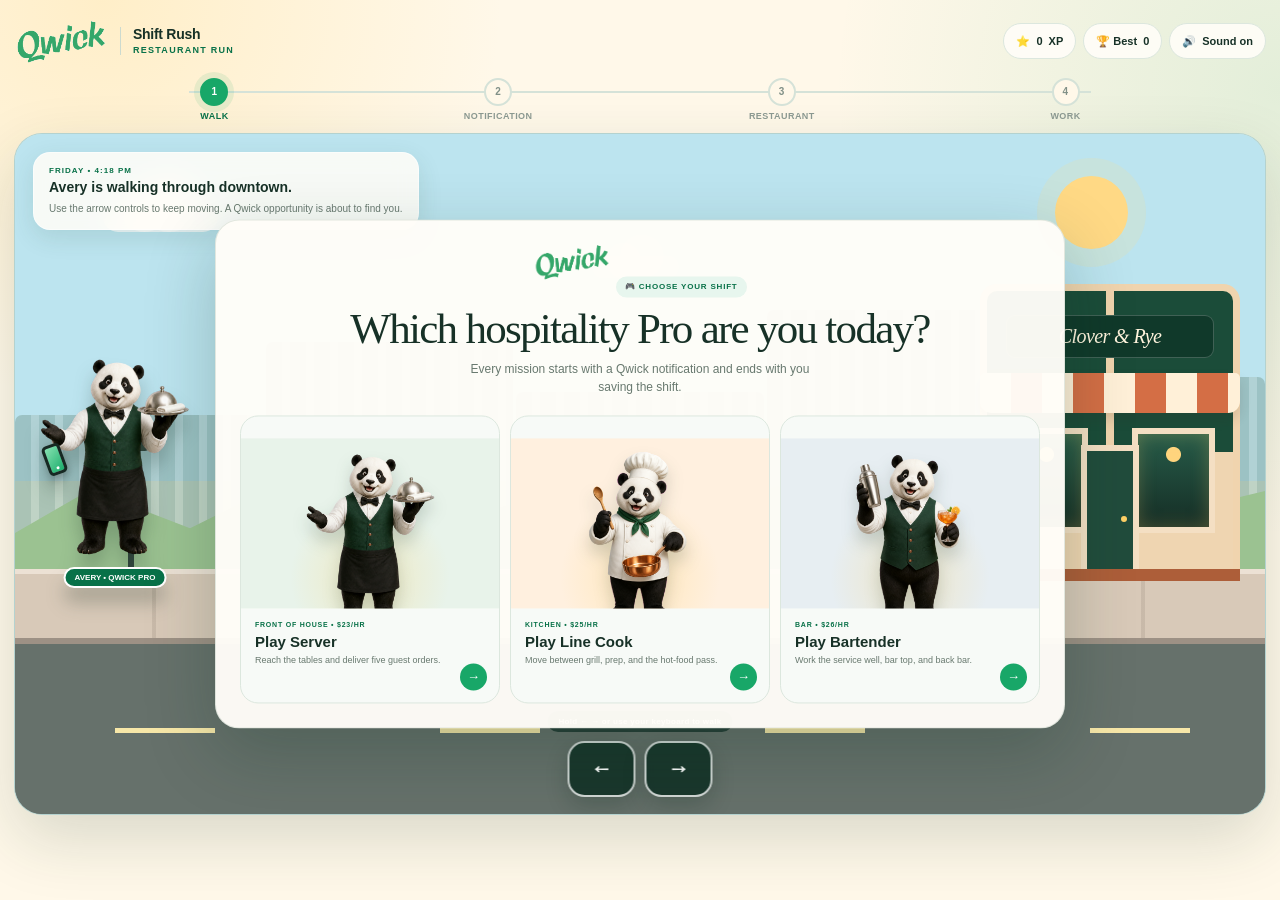
<file: qwick-shift-rush.html>
<!DOCTYPE html>
<script type="application/json" id="cowork-artifact-meta">
{
  "name": "Qwick Shift Rush",
  "schemaVersion": 1
}
</script>
<html lang="en">
<head>
<meta charset="UTF-8">
<meta name="viewport" content="width=device-width, initial-scale=1">
<meta name="theme-color" content="#102f24">
<meta name="description" content="Choose server, line cook, or bartender, accept a Qwick shift, arrive, and save the rush.">
<meta property="og:type" content="website">
<meta property="og:title" content="Qwick Shift Rush">
<meta property="og:description" content="Choose your shift. Get the notification. Reach the venue. Save the rush.">
<meta property="og:image" content="assets/qwick-shift-rush-og-v2.png">
<meta name="twitter:card" content="summary_large_image">
<meta name="twitter:title" content="Qwick Shift Rush">
<meta name="twitter:description" content="Choose your shift. Get the notification. Reach the venue. Save the rush.">
<meta name="twitter:image" content="assets/qwick-shift-rush-og-v2.png">
<title>Qwick Shift Rush</title>
<style>
  :root {
    color-scheme: light;
    --green: #18a768;
    --green-dark: #087148;
    --forest: #102f24;
    --cream: #fff8e9;
    --paper: #fffdf8;
    --ink: #173127;
    --muted: #68796f;
    --orange: #ff884d;
    --yellow: #ffd166;
    --blue: #62a5e8;
    --red: #dc554d;
    --line: #dce7de;
    --shadow: 0 24px 65px rgba(16, 58, 39, .16);
  }

  * { box-sizing: border-box; }
  html { min-width: 320px; background: var(--cream); }
  body {
    margin: 0;
    min-height: 100vh;
    overflow-x: hidden;
    color: var(--ink);
    font-family: Inter, ui-sans-serif, -apple-system, BlinkMacSystemFont, "Segoe UI", sans-serif;
    background:
      radial-gradient(circle at 8% 0%, rgba(255, 209, 102, .25), transparent 25rem),
      radial-gradient(circle at 100% 10%, rgba(24, 167, 104, .12), transparent 28rem),
      var(--cream);
  }
  button { font: inherit; }
  button:focus-visible {
    outline: 3px solid rgba(98, 165, 232, .75);
    outline-offset: 3px;
  }
  [hidden] { display: none !important; }

  .app {
    width: min(1260px, calc(100% - 28px));
    margin: 0 auto;
    padding: 18px 0 36px;
  }
  .topbar {
    display: flex;
    align-items: center;
    justify-content: space-between;
    gap: 18px;
    margin-bottom: 13px;
  }
  .brand {
    display: flex;
    align-items: center;
    gap: 12px;
  }
  .brand img { display: block; width: 94px; height: auto; }
  .brand-line { width: 1px; height: 28px; background: #ccdacf; }
  .brand-copy { font-size: 14px; font-weight: 900; line-height: 1.05; letter-spacing: -.02em; }
  .brand-copy span {
    display: block;
    margin-top: 4px;
    color: var(--green-dark);
    font-size: 9px;
    letter-spacing: .14em;
    text-transform: uppercase;
  }
  .hud {
    display: flex;
    align-items: center;
    gap: 7px;
  }
  .hud-pill,
  .sound-button {
    height: 36px;
    display: inline-flex;
    align-items: center;
    gap: 6px;
    border: 1px solid var(--line);
    border-radius: 999px;
    padding: 0 12px;
    color: var(--ink);
    background: rgba(255, 253, 248, .92);
    font-size: 11px;
    font-weight: 800;
  }
  .hud-pill strong { font-variant-numeric: tabular-nums; }
  .sound-button { cursor: pointer; }
  .sound-button:hover { border-color: var(--green); }

  .mission-track {
    position: relative;
    display: grid;
    grid-template-columns: repeat(4, 1fr);
    gap: 8px;
    margin: 0 auto 12px;
    padding: 0 5%;
  }
  .mission-track::before {
    content: "";
    position: absolute;
    left: 14%;
    right: 14%;
    top: 13px;
    height: 2px;
    background: #d5e2d8;
  }
  .mission-step {
    position: relative;
    z-index: 1;
    display: flex;
    flex-direction: column;
    align-items: center;
    gap: 5px;
    color: #8a9890;
    font-size: 9px;
    font-weight: 850;
    letter-spacing: .05em;
    text-transform: uppercase;
  }
  .mission-dot {
    width: 28px;
    height: 28px;
    display: grid;
    place-items: center;
    border: 2px solid #d5e2d8;
    border-radius: 50%;
    color: #819087;
    background: var(--cream);
    font-size: 10px;
    transition: .3s ease;
  }
  .mission-step.active,
  .mission-step.done { color: var(--green-dark); }
  .mission-step.active .mission-dot,
  .mission-step.done .mission-dot {
    border-color: var(--green);
    color: white;
    background: var(--green);
  }
  .mission-step.active .mission-dot { box-shadow: 0 0 0 6px rgba(24, 167, 104, .10); }

  .game-window {
    position: relative;
    min-height: 680px;
    overflow: hidden;
    border: 1px solid rgba(17, 82, 51, .14);
    border-radius: 28px;
    background: #cfe8e9;
    box-shadow: var(--shadow);
    isolation: isolate;
  }

  /* Street world */
  .street-world,
  .restaurant-world {
    position: relative;
    min-height: 680px;
    overflow: hidden;
  }
  .street-world {
    background:
      linear-gradient(180deg, #bce4ef 0 51%, #d7e6d0 51% 64%, #c5b5a4 64% 75%, #66716b 75% 100%);
  }
  .sun {
    position: absolute;
    top: 42px;
    right: 11%;
    width: 73px;
    height: 73px;
    border-radius: 50%;
    background: #ffd985;
    box-shadow: 0 0 0 18px rgba(255, 217, 133, .17);
  }
  .cloud {
    position: absolute;
    width: 115px;
    height: 30px;
    border-radius: 999px;
    background: rgba(255,255,255,.73);
  }
  .cloud::before,
  .cloud::after {
    content: "";
    position: absolute;
    bottom: 0;
    border-radius: 50%;
    background: inherit;
  }
  .cloud::before { left: 18px; width: 47px; height: 47px; }
  .cloud::after { right: 20px; width: 58px; height: 58px; }
  .cloud.one { left: 7%; top: 68px; animation: cloudDrift 16s ease-in-out infinite alternate; }
  .cloud.two { left: 45%; top: 118px; transform: scale(.75); opacity: .7; animation: cloudDrift 20s ease-in-out infinite alternate-reverse; }
  @keyframes cloudDrift { to { transform: translateX(50px); } }

  .skyline {
    position: absolute;
    inset: 120px 0 36%;
    display: flex;
    align-items: flex-end;
    gap: 3px;
    opacity: .5;
  }
  .building {
    flex: 1;
    min-width: 80px;
    border-radius: 7px 7px 0 0;
    background:
      repeating-linear-gradient(90deg, transparent 0 16px, rgba(255,255,255,.33) 16px 24px),
      #7ea29b;
  }
  .building:nth-child(1) { height: 49%; }
  .building:nth-child(2) { height: 72%; background-color: #71938e; }
  .building:nth-child(3) { height: 56%; }
  .building:nth-child(4) { height: 82%; background-color: #75958f; }
  .building:nth-child(5) { height: 61%; }

  .park {
    position: absolute;
    left: 0;
    right: 0;
    bottom: 36%;
    height: 120px;
    background: #9bc291;
    clip-path: polygon(0 70%, 6% 34%, 14% 66%, 22% 25%, 31% 67%, 42% 41%, 51% 72%, 61% 31%, 70% 64%, 81% 29%, 90% 60%, 100% 35%, 100% 100%, 0 100%);
  }
  .sidewalk-lines {
    position: absolute;
    left: 0;
    right: 0;
    bottom: 25%;
    height: 11%;
    background:
      repeating-linear-gradient(90deg, transparent 0 11%, rgba(95,82,70,.13) 11% 11.3%),
      #d8c9b8;
    border-top: 5px solid #ece1d4;
    border-bottom: 6px solid #9d9185;
  }
  .road {
    position: absolute;
    left: 0;
    right: 0;
    bottom: 0;
    height: 25%;
    background:
      linear-gradient(90deg, transparent 0 8%, #f7e7a8 8% 16%, transparent 16% 34%, #f7e7a8 34% 42%, transparent 42% 60%, #f7e7a8 60% 68%, transparent 68% 86%, #f7e7a8 86% 94%, transparent 94%) center 51% / 100% 5px no-repeat,
      #66716b;
  }
  .lamp {
    position: absolute;
    bottom: 34%;
    width: 6px;
    height: 145px;
    border-radius: 5px;
    background: #31463e;
  }
  .lamp::before {
    content: "";
    position: absolute;
    left: -16px;
    top: -14px;
    width: 38px;
    height: 27px;
    border-radius: 15px 15px 5px 5px;
    background: #31463e;
  }
  .lamp::after {
    content: "";
    position: absolute;
    left: -9px;
    top: -8px;
    width: 24px;
    height: 14px;
    border-radius: 10px;
    background: var(--yellow);
  }
  .lamp.a { left: 9%; }
  .lamp.b { left: 49%; }

  .restaurant {
    position: absolute;
    z-index: 3;
    right: 2%;
    bottom: 36%;
    width: 260px;
    height: 285px;
    border: 7px solid #f0d4ae;
    border-bottom: 0;
    border-radius: 17px 17px 0 0;
    background:
      linear-gradient(90deg, transparent 48.5%, #f0d4ae 48.5% 51.5%, transparent 51.5%),
      linear-gradient(#1b4c39 0 58%, #efd5b1 58%);
    box-shadow: 0 12px 0 #ad5e39;
    transition: filter .3s ease, transform .3s ease, box-shadow .3s ease;
  }
  .restaurant.ready {
    filter: saturate(1.18);
    transform: translateY(-4px);
    box-shadow: 0 12px 0 #ad5e39, 0 0 0 8px rgba(255,209,102,.35), 0 0 40px rgba(255,209,102,.65);
  }
  .restaurant-sign {
    position: absolute;
    left: 19px;
    right: 19px;
    top: 24px;
    padding: 9px 7px;
    border: 1px solid rgba(255,255,255,.2);
    border-radius: 9px;
    color: #fff4dd;
    background: #10392a;
    text-align: center;
    font-family: Georgia, "Times New Roman", serif;
    font-size: 20px;
    font-style: italic;
    letter-spacing: -.03em;
  }
  .awning {
    position: absolute;
    left: -7px;
    right: -7px;
    top: 82px;
    height: 40px;
    border-radius: 5px 5px 12px 12px;
    background: repeating-linear-gradient(90deg, #fff0d8 0 31px, #d46e45 31px 62px);
    box-shadow: 0 7px 12px rgba(57,45,32,.14);
  }
  .window {
    position: absolute;
    top: 137px;
    width: 83px;
    height: 105px;
    border: 6px solid #f4dfc3;
    background:
      radial-gradient(circle at 50% 22%, #ffd47d 0 7px, transparent 8px),
      linear-gradient(180deg, #275c49, #152d25);
    box-shadow: inset 0 0 18px rgba(255,209,102,.25);
  }
  .window.left { left: 18px; }
  .window.right { right: 18px; }
  .door {
    position: absolute;
    left: 50%;
    bottom: 0;
    width: 58px;
    height: 124px;
    transform: translateX(-50%);
    border: 6px solid #f4dfc3;
    border-bottom: 0;
    background: #214c3c;
  }
  .door::after {
    content: "";
    position: absolute;
    right: 6px;
    top: 55%;
    width: 6px;
    height: 6px;
    border-radius: 50%;
    background: var(--yellow);
  }
  .door-arrow {
    position: absolute;
    left: 50%;
    bottom: -36px;
    width: 38px;
    height: 38px;
    display: grid;
    place-items: center;
    border-radius: 50%;
    color: var(--forest);
    background: var(--yellow);
    transform: translateX(-50%);
    font-size: 18px;
    font-weight: 900;
    opacity: 0;
    transition: .3s ease;
  }
  .restaurant.ready .door-arrow { opacity: 1; animation: arrowBounce .8s ease-in-out infinite alternate; }
  @keyframes arrowBounce { to { transform: translate(-50%, -7px); } }

  .scene-hud {
    position: absolute;
    z-index: 15;
    top: 18px;
    left: 18px;
    max-width: min(440px, calc(100% - 36px));
    border: 1px solid rgba(255,255,255,.5);
    border-radius: 17px;
    padding: 13px 15px;
    color: var(--ink);
    background: rgba(255, 253, 248, .88);
    backdrop-filter: blur(13px);
    box-shadow: 0 8px 24px rgba(35, 72, 50, .12);
  }
  .scene-hud small {
    display: block;
    margin-bottom: 4px;
    color: var(--green-dark);
    font-size: 8px;
    font-weight: 900;
    letter-spacing: .13em;
    text-transform: uppercase;
  }
  .scene-hud strong { display: block; margin-bottom: 3px; font-size: 14px; }
  .scene-hud span { color: var(--muted); font-size: 10px; line-height: 1.4; }

  .player {
    --player-x: 8%;
    position: absolute;
    z-index: 10;
    left: var(--player-x);
    bottom: 35%;
    width: clamp(112px, 13vw, 162px);
    height: 235px;
    transform: translateX(-50%);
    transition: left .12s linear;
    filter: drop-shadow(0 15px 9px rgba(32, 51, 39, .25));
  }
  .player img {
    position: absolute;
    inset: 0;
    width: 100%;
    height: 100%;
    object-fit: contain;
    object-position: center bottom;
  }
  .player.walking img { animation: pandaWalk .22s ease-in-out infinite alternate; }
  @keyframes pandaWalk {
    from { transform: translateY(0) rotate(-1.5deg); }
    to { transform: translateY(-6px) rotate(1.5deg); }
  }
  .phone-prop {
    position: absolute;
    z-index: 2;
    left: 7%;
    top: 44%;
    width: 19px;
    height: 31px;
    border: 3px solid #172923;
    border-radius: 5px;
    background: linear-gradient(145deg, #86e2b1, #1aac6b);
    transform: rotate(-20deg);
    box-shadow: 0 4px 7px rgba(0,0,0,.22);
  }
  .phone-prop::after {
    content: "";
    position: absolute;
    left: 50%;
    bottom: 2px;
    width: 3px;
    height: 3px;
    border-radius: 50%;
    background: white;
    transform: translateX(-50%);
  }
  .phone-prop.buzz { animation: phoneBuzz .12s linear 7; }
  @keyframes phoneBuzz {
    50% { transform: rotate(-10deg) translateX(3px); box-shadow: 0 0 0 7px rgba(255,209,102,.28); }
  }
  .player-name {
    position: absolute;
    left: 50%;
    bottom: -12px;
    transform: translateX(-50%);
    border: 2px solid white;
    border-radius: 999px;
    padding: 4px 9px;
    color: white;
    background: var(--green-dark);
    font-size: 8px;
    font-weight: 900;
    white-space: nowrap;
  }

  .q-token {
    position: absolute;
    z-index: 8;
    bottom: 48%;
    width: 36px;
    height: 36px;
    display: grid;
    place-items: center;
    border: 3px solid white;
    border-radius: 50%;
    color: white;
    background: var(--green);
    box-shadow: 0 7px 15px rgba(18,105,64,.24);
    font-family: Georgia, serif;
    font-size: 18px;
    font-style: italic;
    font-weight: 900;
    opacity: 0;
    transform: translateY(8px) scale(.8);
    transition: .28s ease;
  }
  .q-token.visible { opacity: 1; transform: none; animation: tokenFloat .9s ease-in-out infinite alternate; }
  .q-token.collected { opacity: 0; transform: translateY(-40px) scale(1.5); }
  .q-token.one { left: 42%; }
  .q-token.two { left: 55%; bottom: 52%; }
  .q-token.three { left: 67%; }
  @keyframes tokenFloat { to { transform: translateY(-8px); } }

  .start-card,
  .notification-card,
  .arrival-card,
  .finish-card,
  .fail-card {
    position: absolute;
    z-index: 40;
    left: 50%;
    top: 50%;
    width: min(430px, calc(100% - 28px));
    transform: translate(-50%, -50%);
    border: 1px solid rgba(17, 74, 47, .12);
    border-radius: 24px;
    padding: 25px;
    color: var(--ink);
    background: rgba(255, 253, 248, .97);
    box-shadow: 0 25px 70px rgba(14, 51, 34, .24);
    text-align: center;
    animation: cardPop .35s cubic-bezier(.2,.85,.2,1) both;
  }
  @keyframes cardPop {
    from { opacity: 0; transform: translate(-50%, -44%) scale(.94); }
    to { opacity: 1; transform: translate(-50%, -50%) scale(1); }
  }
  .start-logo { width: 94px; height: auto; margin-bottom: 15px; }
  .start-card.role-lobby {
    width: min(850px, calc(100% - 28px));
    padding: 22px 24px 24px;
  }
  .role-lobby .start-logo { width: 78px; margin-bottom: 8px; }
  .role-lobby h1 { font-size: clamp(29px, 4vw, 40px); }
  .role-lobby > p { margin-bottom: 14px; }
  .role-grid {
    display: grid;
    grid-template-columns: repeat(3, minmax(0, 1fr));
    gap: 10px;
    margin-top: 16px;
  }
  .role-card {
    position: relative;
    min-height: 288px;
    overflow: hidden;
    border: 1px solid var(--line);
    border-radius: 18px;
    padding: 0;
    color: var(--ink);
    background: #f7faf7;
    text-align: left;
    cursor: pointer;
    transition: transform .2s ease, border-color .2s ease, box-shadow .2s ease;
  }
  .role-card:hover {
    transform: translateY(-4px);
    border-color: var(--green);
    box-shadow: 0 12px 28px rgba(16,82,49,.15);
  }
  .role-card:active { transform: translateY(-1px); }
  .role-character {
    height: 170px;
    overflow: hidden;
    display: flex;
    align-items: flex-start;
    justify-content: center;
    background:
      radial-gradient(circle at 50% 82%, rgba(255,209,102,.3), transparent 42%),
      #e8f3ea;
  }
  .role-card:nth-child(2) .role-character { background-color: #fff0df; }
  .role-card:nth-child(3) .role-character { background-color: #e7eef2; }
  .role-character img {
    width: 135px;
    height: 205px;
    object-fit: contain;
    object-position: center top;
    filter: drop-shadow(0 10px 8px rgba(24,50,36,.18));
  }
  .role-card-copy { display: block; padding: 13px 14px 14px; }
  .role-card-copy small {
    display: block;
    margin-bottom: 5px;
    color: var(--green-dark);
    font-size: 7px;
    font-weight: 900;
    letter-spacing: .11em;
    text-transform: uppercase;
  }
  .role-card-copy strong { display: block; margin-bottom: 4px; font-size: 15px; }
  .role-card-copy span { display: block; color: var(--muted); font-size: 9px; line-height: 1.4; }
  .role-play {
    position: absolute;
    right: 12px;
    bottom: 12px;
    width: 27px;
    height: 27px;
    display: grid;
    place-items: center;
    border-radius: 50%;
    color: white;
    background: var(--green);
    font-size: 13px;
    font-weight: 900;
  }
  .card-kicker {
    display: inline-flex;
    align-items: center;
    gap: 6px;
    margin-bottom: 11px;
    border-radius: 999px;
    padding: 6px 9px;
    color: var(--green-dark);
    background: #e7f6ee;
    font-size: 8px;
    font-weight: 900;
    letter-spacing: .1em;
    text-transform: uppercase;
  }
  .start-card h1,
  .notification-card h2,
  .arrival-card h2,
  .finish-card h2,
  .fail-card h2 {
    margin: 0 0 10px;
    font-family: Georgia, "Times New Roman", serif;
    font-size: clamp(31px, 5vw, 43px);
    font-weight: 500;
    line-height: .98;
    letter-spacing: -.04em;
  }
  .start-card p,
  .notification-card > p,
  .arrival-card p,
  .finish-card > p,
  .fail-card p {
    margin: 0 auto 18px;
    max-width: 350px;
    color: var(--muted);
    font-size: 12px;
    line-height: 1.55;
  }
  .primary-button,
  .secondary-button {
    min-height: 48px;
    border-radius: 14px;
    padding: 0 19px;
    font-weight: 900;
    cursor: pointer;
    transition: transform .18s ease, background .18s ease, box-shadow .18s ease;
  }
  .primary-button {
    border: 0;
    color: white;
    background: var(--green);
    box-shadow: 0 10px 22px rgba(24,167,104,.25);
  }
  .primary-button:hover { transform: translateY(-2px); background: #11975c; }
  .secondary-button {
    border: 1px solid var(--line);
    color: var(--ink);
    background: white;
  }
  .secondary-button:hover { border-color: var(--green); color: var(--green-dark); }

  .phone-header {
    display: flex;
    align-items: center;
    justify-content: space-between;
    gap: 12px;
    margin-bottom: 16px;
    padding-bottom: 13px;
    border-bottom: 1px solid var(--line);
  }
  .phone-header img { width: 76px; height: auto; }
  .now-tag {
    border-radius: 999px;
    padding: 5px 8px;
    color: #a14530;
    background: #fff0e7;
    font-size: 8px;
    font-weight: 900;
    letter-spacing: .08em;
    text-transform: uppercase;
  }
  .shift-offer {
    display: grid;
    grid-template-columns: 1fr 1fr;
    gap: 8px;
    margin: 17px 0;
    text-align: left;
  }
  .offer-detail {
    border-radius: 12px;
    padding: 11px;
    background: #f2f7f3;
  }
  .offer-detail span {
    display: block;
    margin-bottom: 4px;
    color: var(--muted);
    font-size: 7px;
    font-weight: 850;
    letter-spacing: .1em;
    text-transform: uppercase;
  }
  .offer-detail strong { font-size: 11px; }
  .offer-pay { color: var(--green-dark); font-size: 17px !important; }
  .notification-actions { display: grid; grid-template-columns: 1fr 1.4fr; gap: 9px; }

  .arrival-card {
    color: white;
    background: var(--forest);
  }
  .arrival-check {
    width: 56px;
    height: 56px;
    display: grid;
    place-items: center;
    margin: 0 auto 15px;
    border-radius: 18px;
    color: var(--forest);
    background: var(--yellow);
    font-size: 24px;
    font-weight: 900;
    transform: rotate(-5deg);
  }
  .arrival-card p { color: #bfd1c6; }

  .controls {
    position: absolute;
    z-index: 25;
    left: 50%;
    bottom: 17px;
    display: flex;
    align-items: center;
    gap: 9px;
    transform: translateX(-50%);
  }
  .move-button,
  .action-button {
    height: 56px;
    min-width: 68px;
    display: grid;
    place-items: center;
    border: 2px solid rgba(255,255,255,.8);
    border-radius: 17px;
    color: white;
    background: rgba(16, 47, 36, .88);
    backdrop-filter: blur(10px);
    box-shadow: 0 9px 22px rgba(12,39,28,.22);
    cursor: pointer;
    user-select: none;
    touch-action: none;
    font-size: 21px;
    font-weight: 950;
  }
  .move-button:hover { background: var(--green-dark); }
  .move-button:active { transform: scale(.95); }
  .action-button {
    min-width: 130px;
    padding: 0 18px;
    border-color: rgba(255,255,255,.9);
    color: var(--forest);
    background: var(--yellow);
    font-size: 12px;
  }
  .action-button:hover { background: #ffdf86; }
  .controls-hint {
    position: absolute;
    left: 50%;
    bottom: 82px;
    z-index: 24;
    transform: translateX(-50%);
    border-radius: 999px;
    padding: 6px 11px;
    color: white;
    background: rgba(16,47,36,.72);
    font-size: 8px;
    font-weight: 800;
    letter-spacing: .04em;
    white-space: nowrap;
  }

  .feedback {
    position: absolute;
    z-index: 50;
    left: 50%;
    top: 34%;
    transform: translate(-50%, -50%);
    border-radius: 999px;
    padding: 9px 14px;
    color: white;
    background: var(--green-dark);
    font-size: 11px;
    font-weight: 900;
    opacity: 0;
    pointer-events: none;
  }
  .feedback.show { animation: feedbackUp .9s ease forwards; }
  .feedback.bad { background: var(--red); }
  @keyframes feedbackUp {
    15% { opacity: 1; transform: translate(-50%, -50%) scale(1.05); }
    100% { opacity: 0; transform: translate(-50%, -105%); }
  }

  /* Restaurant service world */
  .restaurant-world {
    color: white;
    background:
      linear-gradient(180deg, #173e30 0 16%, #f0d3a7 16% 66%, #7a4934 66% 100%);
  }
  .restaurant-world::before {
    content: "";
    position: absolute;
    inset: 16% 0 34%;
    background:
      repeating-linear-gradient(90deg, transparent 0 18%, rgba(139,78,48,.20) 18% 18.5%),
      linear-gradient(180deg, #f2dab7, #d9ae7f);
  }
  .restaurant-world.role-bartender {
    background: linear-gradient(180deg, #102a21 0 16%, #2f5746 16% 66%, #4b3027 66% 100%);
  }
  .restaurant-world.role-bartender::before {
    background:
      repeating-linear-gradient(90deg, transparent 0 12%, rgba(255,209,102,.09) 12% 12.4%),
      linear-gradient(180deg, #315e4c, #173b2e);
  }
  .restaurant-world.role-cook {
    background: linear-gradient(180deg, #27342f 0 16%, #d5d9d6 16% 66%, #686e6a 66% 100%);
  }
  .restaurant-world.role-cook::before {
    background:
      linear-gradient(rgba(105,119,111,.14) 1px, transparent 1px),
      linear-gradient(90deg, rgba(105,119,111,.14) 1px, transparent 1px),
      linear-gradient(180deg, #ecefec, #cbd0cd);
    background-size: 38px 38px, 38px 38px, auto;
  }
  .ceiling-light {
    position: absolute;
    z-index: 2;
    top: 3%;
    width: 90px;
    height: 50px;
    border-radius: 50% 50% 18px 18px;
    background: #0c2b20;
    box-shadow: 0 32px 35px rgba(255,209,102,.30);
  }
  .ceiling-light::before {
    content: "";
    position: absolute;
    left: 50%;
    bottom: 5px;
    width: 40px;
    height: 12px;
    border-radius: 50%;
    background: var(--yellow);
    transform: translateX(-50%);
  }
  .ceiling-light.a { left: 16%; }
  .ceiling-light.b { left: 47%; }
  .ceiling-light.c { right: 16%; }
  .pass-window {
    position: absolute;
    z-index: 3;
    left: 50%;
    top: 21%;
    width: 245px;
    height: 105px;
    transform: translateX(-50%);
    border: 9px solid #8f573a;
    background: #25382f;
    box-shadow: inset 0 -18px #513428;
  }
  .pass-window::before {
    content: attr(data-label);
    position: absolute;
    left: 50%;
    top: -24px;
    color: #603f2f;
    transform: translateX(-50%);
    font-size: 8px;
    font-weight: 900;
    letter-spacing: .12em;
    white-space: nowrap;
  }
  .plate-stack {
    position: absolute;
    left: 50%;
    bottom: 12px;
    width: 80px;
    height: 8px;
    border-radius: 50%;
    background: white;
    transform: translateX(-50%);
    box-shadow: 0 -7px 0 #e9e8df, 0 -14px 0 white;
  }
  .table {
    --table-x: 18%;
    position: absolute;
    z-index: 6;
    left: var(--table-x);
    bottom: 24%;
    width: 120px;
    height: 80px;
    transform: translateX(-50%);
  }
  .table.two { --table-x: 50%; }
  .table.three { --table-x: 82%; }
  .table-top {
    position: absolute;
    left: 0;
    right: 0;
    top: 0;
    height: 28px;
    border-radius: 50%;
    background: #693e2e;
    box-shadow: 0 7px 0 #4d3025;
  }
  .table-top::before,
  .table-top::after {
    content: "";
    position: absolute;
    top: 6px;
    width: 17px;
    height: 10px;
    border-radius: 50%;
    background: #fff9e8;
  }
  .table-top::before { left: 28px; }
  .table-top::after { right: 28px; }
  .table-leg {
    position: absolute;
    left: 50%;
    top: 25px;
    width: 11px;
    height: 48px;
    transform: translateX(-50%);
    background: #4d3025;
  }
  .guest {
    position: absolute;
    top: -39px;
    width: 39px;
    height: 39px;
    display: grid;
    place-items: center;
    border-radius: 50%;
    background: #d58d66;
    font-size: 20px;
    box-shadow: 0 12px 0 -3px #5b8570;
  }
  .guest.a { left: 14px; }
  .guest.b { right: 14px; background: #8f604f; box-shadow: 0 12px 0 -3px #8a5a80; }
  .station-label {
    position: absolute;
    left: 50%;
    top: 32px;
    transform: translateX(-50%);
    color: #f7e5c8;
    font-size: 6px;
    font-weight: 900;
    letter-spacing: .08em;
    text-transform: uppercase;
    white-space: nowrap;
  }
  .role-cook .table-top {
    height: 34px;
    border-radius: 8px;
    background: #7d8580;
    box-shadow: 0 7px 0 #555d58;
  }
  .role-cook .table-top::before,
  .role-cook .table-top::after {
    border-radius: 4px;
    background: #dbe0dc;
  }
  .role-cook .table-leg { background: #565e59; }
  .role-cook .guest {
    border-radius: 12px;
    background: #edf1ee;
    box-shadow: 0 12px 0 -3px #6e7771;
  }
  .role-cook .station-label { color: #26362e; }
  .role-bartender .table-top {
    background: #203e32;
    box-shadow: 0 7px 0 #132b22;
  }
  .role-bartender .table-leg { background: #132b22; }
  .role-bartender .station-label { color: #bfe3cd; }
  .order-bubble {
    position: absolute;
    z-index: 7;
    left: 50%;
    top: -112px;
    min-width: 118px;
    border: 3px solid white;
    border-radius: 17px 17px 17px 4px;
    padding: 10px 11px;
    color: var(--ink);
    background: white;
    box-shadow: 0 10px 25px rgba(43,39,30,.18);
    transform: translateX(-50%) scale(.7);
    opacity: 0;
    transition: .25s cubic-bezier(.2,.8,.2,1);
    text-align: center;
  }
  .table.active .order-bubble { opacity: 1; transform: translateX(-50%) scale(1); animation: orderPulse 1s ease-in-out infinite alternate; }
  @keyframes orderPulse { to { box-shadow: 0 10px 25px rgba(43,39,30,.18), 0 0 0 7px rgba(255,209,102,.34); } }
  .order-bubble strong { display: block; margin-bottom: 2px; font-size: 19px; }
  .order-bubble span { color: var(--muted); font-size: 9px; font-weight: 850; }

  .service-player {
    --service-x: 50%;
    position: absolute;
    z-index: 12;
    left: var(--service-x);
    bottom: 14%;
    width: clamp(105px, 12vw, 150px);
    height: 220px;
    transform: translateX(-50%);
    transition: left .12s linear;
    filter: drop-shadow(0 14px 9px rgba(32,35,27,.27));
  }
  .service-player img { width: 100%; height: 100%; object-fit: contain; object-position: center bottom; }
  .service-player.walking img { animation: pandaWalk .22s ease-in-out infinite alternate; }

  .service-hud {
    position: absolute;
    z-index: 20;
    top: 16px;
    left: 16px;
    right: 16px;
    display: flex;
    align-items: flex-start;
    justify-content: space-between;
    gap: 10px;
  }
  .service-mission {
    border: 1px solid rgba(255,255,255,.14);
    border-radius: 15px;
    padding: 11px 13px;
    background: rgba(16,47,36,.83);
    backdrop-filter: blur(11px);
  }
  .service-mission small {
    display: block;
    margin-bottom: 3px;
    color: #9de0bb;
    font-size: 7px;
    font-weight: 900;
    letter-spacing: .12em;
    text-transform: uppercase;
  }
  .service-mission strong { font-size: 12px; }
  .service-stats {
    display: flex;
    gap: 7px;
  }
  .service-stat {
    min-width: 70px;
    border: 1px solid rgba(255,255,255,.14);
    border-radius: 14px;
    padding: 9px 11px;
    background: rgba(16,47,36,.83);
    backdrop-filter: blur(11px);
    text-align: center;
  }
  .service-stat span {
    display: block;
    margin-bottom: 2px;
    color: #a9beb2;
    font-size: 6px;
    font-weight: 850;
    letter-spacing: .1em;
    text-transform: uppercase;
  }
  .service-stat strong { font-size: 16px; font-variant-numeric: tabular-nums; }
  .service-stat.warning strong { color: #ff9a90; }

  .finish-card {
    color: white;
    background: var(--forest);
  }
  .finish-icon {
    width: 58px;
    height: 58px;
    display: grid;
    place-items: center;
    margin: 0 auto 15px;
    border-radius: 18px;
    color: var(--forest);
    background: var(--yellow);
    font-size: 26px;
    font-weight: 900;
    transform: rotate(-5deg);
  }
  .finish-card > p { color: #bdd0c4; }
  .results {
    display: grid;
    grid-template-columns: repeat(3, 1fr);
    gap: 7px;
    margin: 18px 0;
  }
  .result {
    border: 1px solid rgba(255,255,255,.12);
    border-radius: 12px;
    padding: 10px 7px;
    background: rgba(255,255,255,.055);
  }
  .result span {
    display: block;
    margin-bottom: 4px;
    color: #9db3a7;
    font-size: 6px;
    font-weight: 900;
    letter-spacing: .08em;
    text-transform: uppercase;
  }
  .result strong { font-size: 15px; font-variant-numeric: tabular-nums; }
  .journey-line {
    margin: 0 0 18px;
    color: #9fe0bc;
    font-size: 9px;
    font-weight: 850;
    letter-spacing: .04em;
  }

  .confetti {
    position: absolute;
    z-index: 35;
    top: -25px;
    width: 8px;
    height: 18px;
    background: var(--yellow);
    animation: confettiFall 3s linear infinite;
  }
  .confetti.a { left: 12%; animation-delay: .2s; }
  .confetti.b { left: 31%; animation-delay: 1.1s; background: var(--green); }
  .confetti.c { left: 53%; animation-delay: .6s; background: white; }
  .confetti.d { left: 72%; animation-delay: 1.6s; background: var(--orange); }
  .confetti.e { left: 89%; animation-delay: .9s; background: var(--blue); }
  @keyframes confettiFall { to { top: 105%; transform: translateX(80px) rotate(500deg); } }

  html.embedded .app { width: min(1260px, calc(100% - 16px)); padding-top: 8px; }

  @media (max-width: 760px) {
    .game-window,
    .street-world,
    .restaurant-world { min-height: 640px; }
    .brand img { width: 82px; }
    .brand-line, .brand-copy, .hud-pill.high-score, .sound-label { display: none; }
    .sound-button { width: 36px; justify-content: center; padding: 0; }
    .mission-step span:last-child { display: none; }
    .restaurant {
      width: 205px;
      height: 245px;
      right: -17px;
    }
    .restaurant-sign { font-size: 16px; }
    .window { width: 65px; height: 90px; }
    .door { height: 109px; }
    .player { height: 205px; }
    .q-token.one { left: 39%; }
    .q-token.two { left: 51%; }
    .q-token.three { left: 63%; }
    .scene-hud { right: 14px; left: 14px; max-width: none; }
    .table { width: 92px; }
    .table.one { --table-x: 17%; }
    .table.three { --table-x: 83%; }
    .guest { width: 32px; height: 32px; font-size: 16px; }
    .guest.a { left: 8px; }
    .guest.b { right: 8px; }
    .order-bubble { min-width: 98px; top: -103px; }
    .pass-window { width: 190px; }
    .service-player { height: 195px; }
  }
  @media (max-width: 480px) {
    .app { width: calc(100% - 12px); padding-top: 8px; }
    .game-window { border-radius: 20px; }
    .hud-pill { display: none; }
    .mission-track { padding: 0 1%; }
    .street-world,
    .restaurant-world,
    .game-window { min-height: 610px; }
    .scene-hud strong { font-size: 12px; }
    .scene-hud span { font-size: 9px; }
    .restaurant {
      width: 176px;
      height: 220px;
      right: -28px;
    }
    .restaurant-sign { left: 13px; right: 13px; top: 19px; }
    .awning { top: 72px; }
    .window { top: 121px; width: 55px; height: 78px; }
    .window.left { left: 11px; }
    .window.right { right: 11px; }
    .door { height: 93px; width: 49px; }
    .lamp.b { display: none; }
    .player { width: 105px; height: 185px; }
    .phone-prop { width: 15px; height: 26px; }
    .q-token { width: 30px; height: 30px; font-size: 14px; }
    .controls { gap: 6px; }
    .move-button { min-width: 60px; height: 52px; }
    .action-button { min-width: 112px; height: 52px; padding: 0 12px; }
    .controls-hint { display: none; }
    .start-card,
    .notification-card,
    .arrival-card,
    .finish-card,
    .fail-card { padding: 21px 17px; }
    .notification-actions { grid-template-columns: 1fr; }
    .service-hud { left: 9px; right: 9px; top: 9px; }
    .service-mission { max-width: 135px; }
    .service-stats { gap: 4px; }
    .service-stat { min-width: 56px; padding: 8px 6px; }
    .table { width: 76px; }
    .order-bubble { min-width: 83px; padding: 7px; }
    .order-bubble strong { font-size: 16px; }
    .order-bubble span { font-size: 7px; }
    .service-player { width: 95px; height: 175px; }
    .pass-window { top: 24%; width: 145px; height: 85px; }
    .start-card.role-lobby { padding: 17px 14px 19px; }
    .role-grid {
      display: flex;
      gap: 9px;
      overflow-x: auto;
      padding: 3px 2px 8px;
      scroll-snap-type: x mandatory;
    }
    .role-card { flex: 0 0 190px; min-height: 255px; scroll-snap-align: center; }
    .role-character { height: 145px; }
    .role-character img { width: 115px; height: 175px; }
  }
  @media (prefers-reduced-motion: reduce) {
    *, *::before, *::after {
      animation-duration: .01ms !important;
      animation-iteration-count: 1 !important;
      scroll-behavior: auto !important;
      transition-duration: .01ms !important;
    }
  }
</style>
</head>
<body>
<main class="app">
  <header class="topbar">
    <div class="brand">
      <img src="assets/qwick-logo.png" alt="Qwick">
      <span class="brand-line" aria-hidden="true"></span>
      <div class="brand-copy">Shift Rush <span>Restaurant run</span></div>
    </div>
    <div class="hud">
      <div class="hud-pill">⭐ <strong id="scoreValue">0</strong> XP</div>
      <div class="hud-pill high-score">🏆 Best <strong id="highScoreValue">0</strong></div>
      <button class="sound-button" id="soundButton" type="button" aria-pressed="true" title="Turn game sounds off">
        <span id="soundIcon" aria-hidden="true">🔊</span><span class="sound-label">Sound on</span>
      </button>
    </div>
  </header>

  <nav class="mission-track" aria-label="Restaurant shift journey">
    <div class="mission-step active" data-step="walk"><span class="mission-dot">1</span><span>Walk</span></div>
    <div class="mission-step" data-step="notify"><span class="mission-dot">2</span><span>Notification</span></div>
    <div class="mission-step" data-step="arrive"><span class="mission-dot">3</span><span>Restaurant</span></div>
    <div class="mission-step" data-step="serve"><span class="mission-dot">4</span><span>Work</span></div>
  </nav>

  <section class="game-window" id="gameWindow" aria-label="Qwick Shift Rush game">
    <div class="street-world" id="streetWorld">
      <span class="sun"></span>
      <span class="cloud one"></span>
      <span class="cloud two"></span>
      <div class="skyline" aria-hidden="true">
        <span class="building"></span><span class="building"></span><span class="building"></span><span class="building"></span><span class="building"></span>
      </div>
      <div class="park"></div>
      <div class="lamp a"></div><div class="lamp b"></div>
      <div class="sidewalk-lines"></div>
      <div class="road"></div>

      <div class="restaurant" id="restaurantBuilding" aria-label="Clover and Rye restaurant">
        <div class="restaurant-sign" id="restaurantSign">Clover &amp; Rye</div>
        <div class="awning"></div>
        <div class="window left"></div>
        <div class="window right"></div>
        <div class="door"></div>
        <div class="door-arrow" aria-hidden="true">↑</div>
      </div>

      <div class="scene-hud" id="sceneHud">
        <small id="sceneKicker">Friday • 4:18 PM</small>
        <strong id="sceneTitle">Avery is walking through downtown.</strong>
        <span id="sceneCopy">Use the arrow controls to keep moving. A Qwick opportunity is about to find you.</span>
      </div>

      <span class="q-token one" data-token="42">Q</span>
      <span class="q-token two" data-token="55">Q</span>
      <span class="q-token three" data-token="67">Q</span>

      <div class="player" id="streetPlayer" style="--player-x: 8%;">
        <img id="streetPlayerImage" src="assets/panda-server.png" alt="Avery the Qwick Pro">
        <span class="phone-prop" id="phoneProp" aria-hidden="true"></span>
        <span class="player-name">AVERY • QWICK PRO</span>
      </div>

      <div class="start-card role-lobby" id="startCard">
        <img class="start-logo" src="assets/qwick-logo.png" alt="Qwick">
        <div class="card-kicker">🎮 Choose your shift</div>
        <h1>Which hospitality Pro are you today?</h1>
        <p>Every mission starts with a Qwick notification and ends with you saving the shift.</p>
        <div class="role-grid">
          <button class="role-card" type="button" data-role="server">
            <span class="role-character"><img src="assets/panda-server.png" alt=""></span>
            <span class="role-card-copy"><small>Front of house • $23/hr</small><strong>Play Server</strong><span>Reach the tables and deliver five guest orders.</span></span>
            <span class="role-play">→</span>
          </button>
          <button class="role-card" type="button" data-role="cook">
            <span class="role-character"><img src="assets/panda-chef.png" alt=""></span>
            <span class="role-card-copy"><small>Kitchen • $25/hr</small><strong>Play Line Cook</strong><span>Move between grill, prep, and the hot-food pass.</span></span>
            <span class="role-play">→</span>
          </button>
          <button class="role-card" type="button" data-role="bartender">
            <span class="role-character"><img src="assets/panda-bartender.png" alt=""></span>
            <span class="role-card-copy"><small>Bar • $26/hr</small><strong>Play Bartender</strong><span>Work the service well, bar top, and back bar.</span></span>
            <span class="role-play">→</span>
          </button>
        </div>
      </div>

      <div class="notification-card" id="notificationCard" hidden>
        <div class="phone-header">
          <img src="assets/qwick-logo.png" alt="Qwick">
          <span class="now-tag">Shift near you</span>
        </div>
        <div class="card-kicker">📳 New opportunity</div>
        <h2 id="notificationTitle">Clover &amp; Rye needs a server.</h2>
        <p id="notificationCopy">A team member called out and dinner starts soon. You’re a strong match and only 1.4 miles away.</p>
        <div class="shift-offer">
          <div class="offer-detail"><span>When</span><strong id="offerWhen">Today • 5–10 PM</strong></div>
          <div class="offer-detail"><span>Pay</span><strong class="offer-pay" id="offerPay">$23/hr</strong></div>
          <div class="offer-detail"><span>Role</span><strong id="offerRole">Restaurant server</strong></div>
          <div class="offer-detail"><span>Earnings</span><strong id="offerEarnings">$115 estimated</strong></div>
        </div>
        <div class="notification-actions">
          <button class="secondary-button" id="reviewButton" type="button">Shift details</button>
          <button class="primary-button" id="acceptButton" type="button">Accept &amp; go →</button>
        </div>
      </div>

      <div class="arrival-card" id="arrivalCard" hidden>
        <div class="arrival-check">✓</div>
        <div class="card-kicker">Arrived 15 minutes early</div>
        <h2>You made it!</h2>
        <p id="arrivalCopy">Maya checks you in, shows you the floor, and hands you your first section. Dinner service is starting.</p>
      </div>

      <div class="controls" id="streetControls">
        <button class="move-button" data-move="-1" type="button" aria-label="Walk left">←</button>
        <button class="move-button" data-move="1" type="button" aria-label="Walk right">→</button>
      </div>
      <div class="controls-hint" id="streetHint">Hold ← → or use your keyboard to walk</div>
    </div>

    <div class="restaurant-world role-server" id="restaurantWorld" hidden>
      <span class="ceiling-light a"></span><span class="ceiling-light b"></span><span class="ceiling-light c"></span>
      <div class="pass-window" id="passWindow" data-label="KITCHEN • HOT FOOD"><span class="plate-stack"></span></div>

      <div class="service-hud">
        <div class="service-mission"><small id="serviceKicker">Dinner service</small><strong id="serviceInstruction">Move to the glowing table and tap SERVE.</strong></div>
        <div class="service-stats">
          <div class="service-stat"><span id="servedLabel">Orders</span><strong><span id="servedValue">0</span>/5</strong></div>
          <div class="service-stat" id="timerStat"><span>Time</span><strong id="timeValue">45s</strong></div>
        </div>
      </div>

      <div class="table one" data-table="0" style="--table-x: 18%;">
        <div class="order-bubble"><strong id="orderEmoji0">🍝</strong><span id="orderLabel0">Entrées ready!</span></div>
        <span class="guest a">🙂</span><span class="guest b">😄</span><span class="table-top"></span><span class="table-leg"></span>
        <span class="station-label" id="stationLabel0">Table 4</span>
      </div>
      <div class="table two" data-table="1" style="--table-x: 50%;">
        <div class="order-bubble"><strong id="orderEmoji1">🥤</strong><span id="orderLabel1">Water, please!</span></div>
        <span class="guest a">😊</span><span class="guest b">🙂</span><span class="table-top"></span><span class="table-leg"></span>
        <span class="station-label" id="stationLabel1">Table 8</span>
      </div>
      <div class="table three" data-table="2" style="--table-x: 82%;">
        <div class="order-bubble"><strong id="orderEmoji2">🍰</strong><span id="orderLabel2">Dessert time!</span></div>
        <span class="guest a">😄</span><span class="guest b">😊</span><span class="table-top"></span><span class="table-leg"></span>
        <span class="station-label" id="stationLabel2">Table 12</span>
      </div>

      <div class="service-player" id="servicePlayer" style="--service-x: 50%;">
        <img id="servicePlayerImage" src="assets/panda-server.png" alt="Avery working the shift">
      </div>

      <div class="controls">
        <button class="move-button" data-service-move="-1" type="button" aria-label="Move left in the restaurant">←</button>
        <button class="action-button" id="serveButton" type="button">SERVE • Space</button>
        <button class="move-button" data-service-move="1" type="button" aria-label="Move right in the restaurant">→</button>
      </div>
      <div class="controls-hint" id="serviceHint">Move beside the glowing table, then serve the guests</div>

      <div class="fail-card" id="failCard" hidden>
        <div class="card-kicker">⏱ Rush reset</div>
        <h2 id="failTitle">The tables got away from you.</h2>
        <p id="failCopy">Watch for the glowing order bubble, move Avery beside that table, and tap SERVE.</p>
        <button class="primary-button" id="retryButton" type="button">Try the rush again</button>
      </div>

      <span class="confetti a" hidden></span><span class="confetti b" hidden></span><span class="confetti c" hidden></span><span class="confetti d" hidden></span><span class="confetti e" hidden></span>
      <div class="finish-card" id="finishCard" hidden>
        <div class="finish-icon">✓</div>
        <div class="card-kicker">Shift complete</div>
        <h2 id="finishTitle">You saved the dinner rush.</h2>
        <p id="finishCopy">The business found help, you arrived ready, and five tables got the service they needed.</p>
        <div class="results">
          <div class="result"><span>Score</span><strong id="finalScore">0 XP</strong></div>
          <div class="result"><span>Earnings</span><strong id="finalEarnings">$115</strong></div>
          <div class="result"><span>Rating</span><strong>5.0 ★</strong></div>
        </div>
        <div class="journey-line">BUSINESS POSTS → PRO ACCEPTS → PRO ARRIVES → SHIFT SUCCEEDS</div>
        <button class="primary-button" id="replayButton" type="button">Choose another role</button>
      </div>
    </div>

    <div class="feedback" id="feedback" role="status" aria-live="polite"></div>
  </section>
</main>

<script>
  const ROLES = {
    server: {
      name: "Server",
      role: "Restaurant server",
      venue: "Clover & Rye",
      image: "assets/panda-server.png",
      time: "Today • 5–10 PM",
      pay: "$23/hr",
      earnings: "$115",
      notification: "A team member called out and dinner starts soon. You’re a strong match and only 1.4 miles away.",
      details: "Black button-up • Non-slip shoes • Ask for Maya",
      arrival: "Maya checks you in, shows you the floor, and hands you your first section. Dinner service is starting.",
      serviceKicker: "Dinner service",
      instruction: "Move to the glowing table and tap SERVE.",
      action: "SERVE",
      targetName: "table",
      targetPlural: "tables",
      hint: "Move beside the glowing table, then serve the guests",
      passLabel: "KITCHEN • HOT FOOD",
      stations: ["Table 4", "Table 8", "Table 12"],
      orders: [
        { emoji: "🍝", label: "Entrées ready!", guests: ["🙂", "😄"] },
        { emoji: "🥤", label: "Water, please!", guests: ["😊", "🙂"] },
        { emoji: "🍰", label: "Dessert time!", guests: ["😄", "😊"] }
      ],
      finishTitle: "You saved the dinner rush.",
      finishCopy: "The business found help, you arrived ready, and five tables got the service they needed."
    },
    cook: {
      name: "Line Cook",
      role: "Restaurant line cook",
      venue: "Clover & Rye",
      image: "assets/panda-chef.png",
      time: "Today • 4:30–10:30 PM",
      pay: "$25/hr",
      earnings: "$150",
      notification: "A cook had an emergency and the kitchen needs another set of hands before the first tickets print.",
      details: "Chef coat provided • Closed-toe shoes • Ask for Chef Lena",
      arrival: "Chef Lena checks you in, walks you through the prep list, and puts you on the line. The first tickets are printing.",
      serviceKicker: "Kitchen rush",
      instruction: "Move to the glowing station and tap COOK.",
      action: "COOK",
      targetName: "station",
      targetPlural: "stations",
      hint: "Move beside the glowing kitchen station, then cook the ticket",
      passLabel: "LINE • ORDER UP",
      stations: ["Grill", "Cold Prep", "Hot Pass"],
      orders: [
        { emoji: "🍔", label: "Fire two burgers!", guests: ["🔥", "🥩"] },
        { emoji: "🥗", label: "Finish the salad!", guests: ["🥬", "🔪"] },
        { emoji: "🔔", label: "Plate for pickup!", guests: ["🍽️", "🧂"] }
      ],
      finishTitle: "You conquered the kitchen rush.",
      finishCopy: "The restaurant covered the line, tickets stayed on pace, and five orders reached the dining room."
    },
    bartender: {
      name: "Bartender",
      role: "Event bartender",
      venue: "Solstice Rooftop",
      image: "assets/panda-bartender.png",
      time: "Today • 5:30–11:30 PM",
      pay: "$26/hr",
      earnings: "$156",
      notification: "The second bartender is unavailable and a 120-person reception begins soon. You’re nearby and event-ready.",
      details: "All-black attire • Beer, wine & cocktails • Ask for Nico",
      arrival: "Nico checks you in, shows you the signature cocktails, and opens the service well. Cocktail hour is beginning.",
      serviceKicker: "Cocktail hour",
      instruction: "Move to the glowing bar station and tap MIX.",
      action: "MIX",
      targetName: "bar station",
      targetPlural: "bar orders",
      hint: "Move beside the glowing bar station, then mix the order",
      passLabel: "ROOFTOP • BACK BAR",
      stations: ["Service Well", "Bar Top", "Back Bar"],
      orders: [
        { emoji: "🍸", label: "Cocktail tickets!", guests: ["🍋", "🧊"] },
        { emoji: "🍷", label: "Two wine pours!", guests: ["😊", "🥂"] },
        { emoji: "🪣", label: "Restock the ice!", guests: ["🧊", "🍊"] }
      ],
      finishTitle: "You owned cocktail hour.",
      finishCopy: "The venue found its bartender, the service well stayed moving, and five rounds reached happy guests."
    }
  };

  const streetPlayer = document.getElementById("streetPlayer");
  const servicePlayer = document.getElementById("servicePlayer");
  const sceneKicker = document.getElementById("sceneKicker");
  const sceneTitle = document.getElementById("sceneTitle");
  const sceneCopy = document.getElementById("sceneCopy");
  const feedback = document.getElementById("feedback");
  const scoreValue = document.getElementById("scoreValue");
  const highScoreValue = document.getElementById("highScoreValue");
  const missionSteps = [...document.querySelectorAll(".mission-step")];
  const streetMoveButtons = [...document.querySelectorAll("[data-move]")];
  const serviceMoveButtons = [...document.querySelectorAll("[data-service-move]")];
  const tokens = [...document.querySelectorAll(".q-token")];
  const tables = [...document.querySelectorAll(".table")];

  let selectedRole = "server";
  let phase = "intro";
  let streetX = 8;
  let serviceX = 50;
  let score = 0;
  let highScore = 0;
  let holdTimer = null;
  let walkClassTimer = null;
  let activeTable = 0;
  let lastTable = -1;
  let served = 0;
  let timeLeft = 45;
  let serviceTimer = null;
  let soundOn = true;
  let audioContext = null;
  let feedbackTimer = null;

  try {
    highScore = Number(localStorage.getItem("qwickShiftRushHighScore") || 0);
  } catch (error) { highScore = 0; }
  highScoreValue.textContent = highScore;

  function role() {
    return ROLES[selectedRole];
  }

  function configureRole(roleKey) {
    selectedRole = roleKey;
    const data = role();
    document.getElementById("restaurantSign").textContent = data.venue;
    document.getElementById("restaurantBuilding").setAttribute("aria-label", data.venue);
    document.getElementById("streetPlayerImage").src = data.image;
    document.getElementById("streetPlayerImage").alt = "Avery the Qwick " + data.name;
    document.getElementById("servicePlayerImage").src = data.image;
    document.getElementById("servicePlayerImage").alt = "Avery working as a Qwick " + data.name;
    document.getElementById("notificationTitle").textContent = data.venue + " needs a " + data.name.toLowerCase() + ".";
    document.getElementById("notificationCopy").textContent = data.notification;
    document.getElementById("offerWhen").textContent = data.time;
    document.getElementById("offerPay").textContent = data.pay;
    document.getElementById("offerRole").textContent = data.role;
    document.getElementById("offerEarnings").textContent = data.earnings + " estimated";
    document.getElementById("arrivalCopy").textContent = data.arrival;
    document.getElementById("serviceKicker").textContent = data.serviceKicker;
    document.getElementById("serviceInstruction").textContent = data.instruction;
    document.getElementById("servedLabel").textContent = data.targetPlural;
    document.getElementById("serveButton").textContent = data.action + " • Space";
    document.getElementById("serviceHint").textContent = data.hint;
    document.getElementById("passWindow").dataset.label = data.passLabel;
    document.getElementById("finishTitle").textContent = data.finishTitle;
    document.getElementById("finishCopy").textContent = data.finishCopy;
    document.getElementById("finalEarnings").textContent = data.earnings;
    document.getElementById("failTitle").textContent = "The " + data.targetPlural + " got away from you.";
    document.getElementById("failCopy").textContent =
      "Watch for the glowing order bubble, move Avery beside that " + data.targetName + ", and tap " + data.action + ".";

    const restaurantWorld = document.getElementById("restaurantWorld");
    restaurantWorld.classList.remove("role-server", "role-cook", "role-bartender");
    restaurantWorld.classList.add("role-" + roleKey);

    tables.forEach((table, index) => {
      const order = data.orders[index];
      document.getElementById("orderEmoji" + index).textContent = order.emoji;
      document.getElementById("orderLabel" + index).textContent = order.label;
      document.getElementById("stationLabel" + index).textContent = data.stations[index];
      const guests = [...table.querySelectorAll(".guest")];
      guests.forEach((guest, guestIndex) => {
        guest.textContent = order.guests[guestIndex];
      });
    });
  }

  function startRole(roleKey) {
    configureRole(roleKey);
    phase = "walk";
    document.getElementById("startCard").hidden = true;
    sceneKicker.textContent = "Friday • 4:18 PM";
    sceneTitle.textContent = "Avery is walking through downtown.";
    sceneCopy.textContent = "Keep moving. A " + role().name.toLowerCase() + " opportunity is about to find you.";
    showFeedback("Walk right to explore the city");
    playTone(610, .1);
    requestFrameHeight();
  }

  function playTone(frequency = 520, duration = .07, type = "sine") {
    if (!soundOn) return;
    try {
      audioContext = audioContext || new (window.AudioContext || window.webkitAudioContext)();
      const oscillator = audioContext.createOscillator();
      const gain = audioContext.createGain();
      oscillator.type = type;
      oscillator.frequency.value = frequency;
      gain.gain.setValueAtTime(.05, audioContext.currentTime);
      gain.gain.exponentialRampToValueAtTime(.001, audioContext.currentTime + duration);
      oscillator.connect(gain).connect(audioContext.destination);
      oscillator.start();
      oscillator.stop(audioContext.currentTime + duration);
    } catch (error) { /* Sound is optional. */ }
  }

  function setScore(points) {
    score = Math.max(0, score + points);
    scoreValue.textContent = score;
  }

  function showFeedback(message, bad = false) {
    feedback.textContent = message;
    feedback.classList.remove("show", "bad");
    void feedback.offsetWidth;
    feedback.classList.add("show");
    if (bad) feedback.classList.add("bad");
    clearTimeout(feedbackTimer);
    feedbackTimer = setTimeout(() => feedback.classList.remove("show", "bad"), 900);
  }

  function updateMission(activeName) {
    const order = ["walk", "notify", "arrive", "serve"];
    const activeIndex = order.indexOf(activeName);
    missionSteps.forEach((step) => {
      const index = order.indexOf(step.dataset.step);
      step.classList.toggle("active", index === activeIndex);
      step.classList.toggle("done", index < activeIndex || activeName === "complete");
      const dot = step.querySelector(".mission-dot");
      dot.textContent = index < activeIndex || activeName === "complete" ? "✓" : String(index + 1);
    });
  }

  function animateWalk(element) {
    element.classList.add("walking");
    clearTimeout(walkClassTimer);
    walkClassTimer = setTimeout(() => element.classList.remove("walking"), 180);
  }

  function moveStreet(direction) {
    if (!["walk", "travel"].includes(phase)) return;
    const maxX = phase === "walk" ? 29 : 79;
    streetX = Math.max(5, Math.min(maxX, streetX + (direction * 2.2)));
    streetPlayer.style.setProperty("--player-x", streetX + "%");
    animateWalk(streetPlayer);
    playTone(260 + (streetX * 2), .025, "triangle");

    if (phase === "walk" && streetX >= 28) {
      showNotification();
      return;
    }

    if (phase === "travel") {
      collectTokens();
      if (streetX >= 77) arriveAtRestaurant();
    }
  }

  function showNotification() {
    phase = "offer";
    updateMission("notify");
    document.getElementById("phoneProp").classList.add("buzz");
    sceneKicker.textContent = "Qwick • New notification";
    sceneTitle.textContent = "Your phone is buzzing!";
    sceneCopy.textContent = role().venue + " needs a " + role().name.toLowerCase() + " for an upcoming shift.";
    setTimeout(() => {
      document.getElementById("notificationCard").hidden = false;
      playTone(820, .13, "square");
      requestFrameHeight();
    }, 520);
  }

  function acceptShift() {
    phase = "travel";
    setScore(100);
    document.getElementById("notificationCard").hidden = true;
    document.getElementById("restaurantBuilding").classList.add("ready");
    tokens.forEach((token) => token.classList.add("visible"));
    sceneKicker.textContent = "Shift accepted • 42 minutes to start";
    sceneTitle.textContent = "Get Avery to " + role().venue + ".";
    sceneCopy.textContent = "Keep walking right. Collect the green Q tokens and reach the glowing restaurant door.";
    updateMission("arrive");
    showFeedback("Shift confirmed! +100 XP");
    playTone(680, .12, "square");
  }

  function collectTokens() {
    tokens.forEach((token) => {
      if (token.classList.contains("collected")) return;
      const tokenX = Number(token.dataset.token);
      if (Math.abs(streetX - tokenX) <= 3.2) {
        token.classList.add("collected");
        setScore(50);
        showFeedback("Qwick bonus +50 XP");
        playTone(760, .08);
      }
    });
  }

  function arriveAtRestaurant() {
    if (phase !== "travel") return;
    phase = "arrival";
    setScore(150);
    document.getElementById("arrivalCard").hidden = false;
    sceneKicker.textContent = role().venue + " • 15 minutes early";
    sceneTitle.textContent = "Avery arrived early and ready.";
    sceneCopy.textContent = "The business knows its " + role().name.toLowerCase() + " shift is covered.";
    playTone(880, .16);
    showFeedback("On-time arrival +150 XP");
    setTimeout(startService, 1700);
  }

  function startService() {
    document.getElementById("arrivalCard").hidden = true;
    document.getElementById("streetWorld").hidden = true;
    document.getElementById("restaurantWorld").hidden = false;
    phase = "service";
    updateMission("serve");
    resetService();
    requestFrameHeight();
  }

  function resetService() {
    clearInterval(serviceTimer);
    served = 0;
    timeLeft = 45;
    serviceX = 50;
    lastTable = -1;
    servicePlayer.style.setProperty("--service-x", serviceX + "%");
    document.getElementById("servedValue").textContent = "0";
    document.getElementById("timeValue").textContent = "45s";
    document.getElementById("timerStat").classList.remove("warning");
    document.getElementById("failCard").hidden = true;
    document.getElementById("finishCard").hidden = true;
    document.querySelectorAll(".confetti").forEach((piece) => piece.hidden = true);
    chooseNextTable();
    serviceTimer = setInterval(() => {
      timeLeft -= 1;
      document.getElementById("timeValue").textContent = Math.max(0, timeLeft) + "s";
      document.getElementById("timerStat").classList.toggle("warning", timeLeft <= 10);
      if (timeLeft <= 0) failService();
    }, 1000);
  }

  function moveService(direction) {
    if (phase !== "service") return;
    serviceX = Math.max(8, Math.min(92, serviceX + (direction * 3.5)));
    servicePlayer.style.setProperty("--service-x", serviceX + "%");
    animateWalk(servicePlayer);
    playTone(280 + serviceX, .025, "triangle");
  }

  function chooseNextTable() {
    tables.forEach((table) => table.classList.remove("active"));
    const options = [0, 1, 2].filter((index) => index !== lastTable);
    activeTable = options[Math.floor(Math.random() * options.length)];
    lastTable = activeTable;
    tables[activeTable].classList.add("active");
  }

  function serveTable() {
    if (phase !== "service") return;
    const targetPositions = [18, 50, 82];
    const distance = Math.abs(serviceX - targetPositions[activeTable]);
    if (distance > 10) {
      setScore(-25);
      timeLeft = Math.max(1, timeLeft - 2);
      showFeedback("Move closer to the glowing " + role().targetName + "!", true);
      playTone(190, .12, "sawtooth");
      return;
    }

    served += 1;
    const speedBonus = 120 + Math.max(0, timeLeft);
    setScore(speedBonus);
    document.getElementById("servedValue").textContent = served;
    tables[activeTable].classList.remove("active");
    showFeedback(role().action + " complete! +" + speedBonus + " XP");
    playTone(780 + (served * 40), .1);
    if (served >= 5) {
      completeShift();
      return;
    }
    setTimeout(chooseNextTable, 350);
  }

  function failService() {
    clearInterval(serviceTimer);
    serviceTimer = null;
    phase = "failed";
    tables.forEach((table) => table.classList.remove("active"));
    document.getElementById("failCard").hidden = false;
    playTone(170, .2, "sawtooth");
  }

  function completeShift() {
    clearInterval(serviceTimer);
    serviceTimer = null;
    phase = "complete";
    updateMission("complete");
    tables.forEach((table) => table.classList.remove("active"));
    setScore(300 + (timeLeft * 5));
    document.getElementById("finalScore").textContent = score + " XP";
    document.getElementById("finishCard").hidden = false;
    document.querySelectorAll(".confetti").forEach((piece) => piece.hidden = false);
    if (score > highScore) {
      highScore = score;
      highScoreValue.textContent = highScore;
      try { localStorage.setItem("qwickShiftRushHighScore", String(highScore)); } catch (error) { /* Local score is optional. */ }
    }
    playTone(980, .18);
    requestFrameHeight();
  }

  function resetGame() {
    clearInterval(serviceTimer);
    stopHold();
    phase = "intro";
    streetX = 8;
    serviceX = 50;
    score = 0;
    scoreValue.textContent = "0";
    streetPlayer.style.setProperty("--player-x", "8%");
    servicePlayer.style.setProperty("--service-x", "50%");
    document.getElementById("streetWorld").hidden = false;
    document.getElementById("restaurantWorld").hidden = true;
    document.getElementById("startCard").hidden = false;
    document.getElementById("notificationCard").hidden = true;
    document.getElementById("arrivalCard").hidden = true;
    document.getElementById("restaurantBuilding").classList.remove("ready");
    document.getElementById("phoneProp").classList.remove("buzz");
    tokens.forEach((token) => token.classList.remove("visible", "collected"));
    sceneKicker.textContent = "Friday • 4:18 PM";
    sceneTitle.textContent = "Avery is walking through downtown.";
    sceneCopy.textContent = "Use the arrow controls to keep moving. A Qwick opportunity is about to find you.";
    updateMission("walk");
    requestFrameHeight();
  }

  function startHold(direction, mover) {
    stopHold();
    mover(direction);
    holdTimer = setInterval(() => mover(direction), 75);
  }

  function stopHold() {
    clearInterval(holdTimer);
    holdTimer = null;
  }

  function bindHold(button, direction, mover) {
    button.addEventListener("pointerdown", (event) => {
      event.preventDefault();
      button.setPointerCapture?.(event.pointerId);
      startHold(direction, mover);
    });
    button.addEventListener("pointerup", stopHold);
    button.addEventListener("pointercancel", stopHold);
    button.addEventListener("pointerleave", stopHold);
    button.addEventListener("click", (event) => event.preventDefault());
  }

  streetMoveButtons.forEach((button) => bindHold(button, Number(button.dataset.move), moveStreet));
  serviceMoveButtons.forEach((button) => bindHold(button, Number(button.dataset.serviceMove), moveService));

  document.addEventListener("keydown", (event) => {
    if (event.repeat) return;
    if (event.key === "ArrowLeft" || event.key.toLowerCase() === "a") {
      event.preventDefault();
      startHold(-1, phase === "service" ? moveService : moveStreet);
    }
    if (event.key === "ArrowRight" || event.key.toLowerCase() === "d") {
      event.preventDefault();
      startHold(1, phase === "service" ? moveService : moveStreet);
    }
    if ((event.key === " " || event.key === "Enter") && phase === "service") {
      event.preventDefault();
      serveTable();
    }
  });
  document.addEventListener("keyup", (event) => {
    if (["ArrowLeft", "ArrowRight", "a", "d", "A", "D"].includes(event.key)) stopHold();
  });
  window.addEventListener("blur", stopHold);

  document.querySelectorAll("[data-role]").forEach((button) => {
    button.addEventListener("click", () => startRole(button.dataset.role));
  });
  document.getElementById("reviewButton").addEventListener("click", () => {
    showFeedback(role().details);
    playTone(430, .05);
  });
  document.getElementById("acceptButton").addEventListener("click", acceptShift);
  document.getElementById("serveButton").addEventListener("click", serveTable);
  document.getElementById("retryButton").addEventListener("click", () => {
    phase = "service";
    resetService();
  });
  document.getElementById("replayButton").addEventListener("click", resetGame);
  document.getElementById("soundButton").addEventListener("click", () => {
    soundOn = !soundOn;
    const button = document.getElementById("soundButton");
    button.setAttribute("aria-pressed", String(soundOn));
    button.title = soundOn ? "Turn game sounds off" : "Turn game sounds on";
    document.getElementById("soundIcon").textContent = soundOn ? "🔊" : "🔇";
    button.querySelector(".sound-label").textContent = soundOn ? "Sound on" : "Sound off";
    playTone(660, .08);
  });

  function requestFrameHeight() {
    if (window.self === window.top) return;
    requestAnimationFrame(() => {
      const height = Math.max(document.documentElement.scrollHeight, document.body.scrollHeight);
      window.parent.postMessage({ type: "qwick:frame-height", height }, "*");
    });
  }

  if (window.self !== window.top) document.documentElement.classList.add("embedded");
  window.addEventListener("message", (event) => {
    if (event.data && event.data.type === "qwick:request-frame-height") requestFrameHeight();
  });
  if ("ResizeObserver" in window) new ResizeObserver(requestFrameHeight).observe(document.body);
  window.addEventListener("load", requestFrameHeight);
</script>
</body>
</html>
</file>
